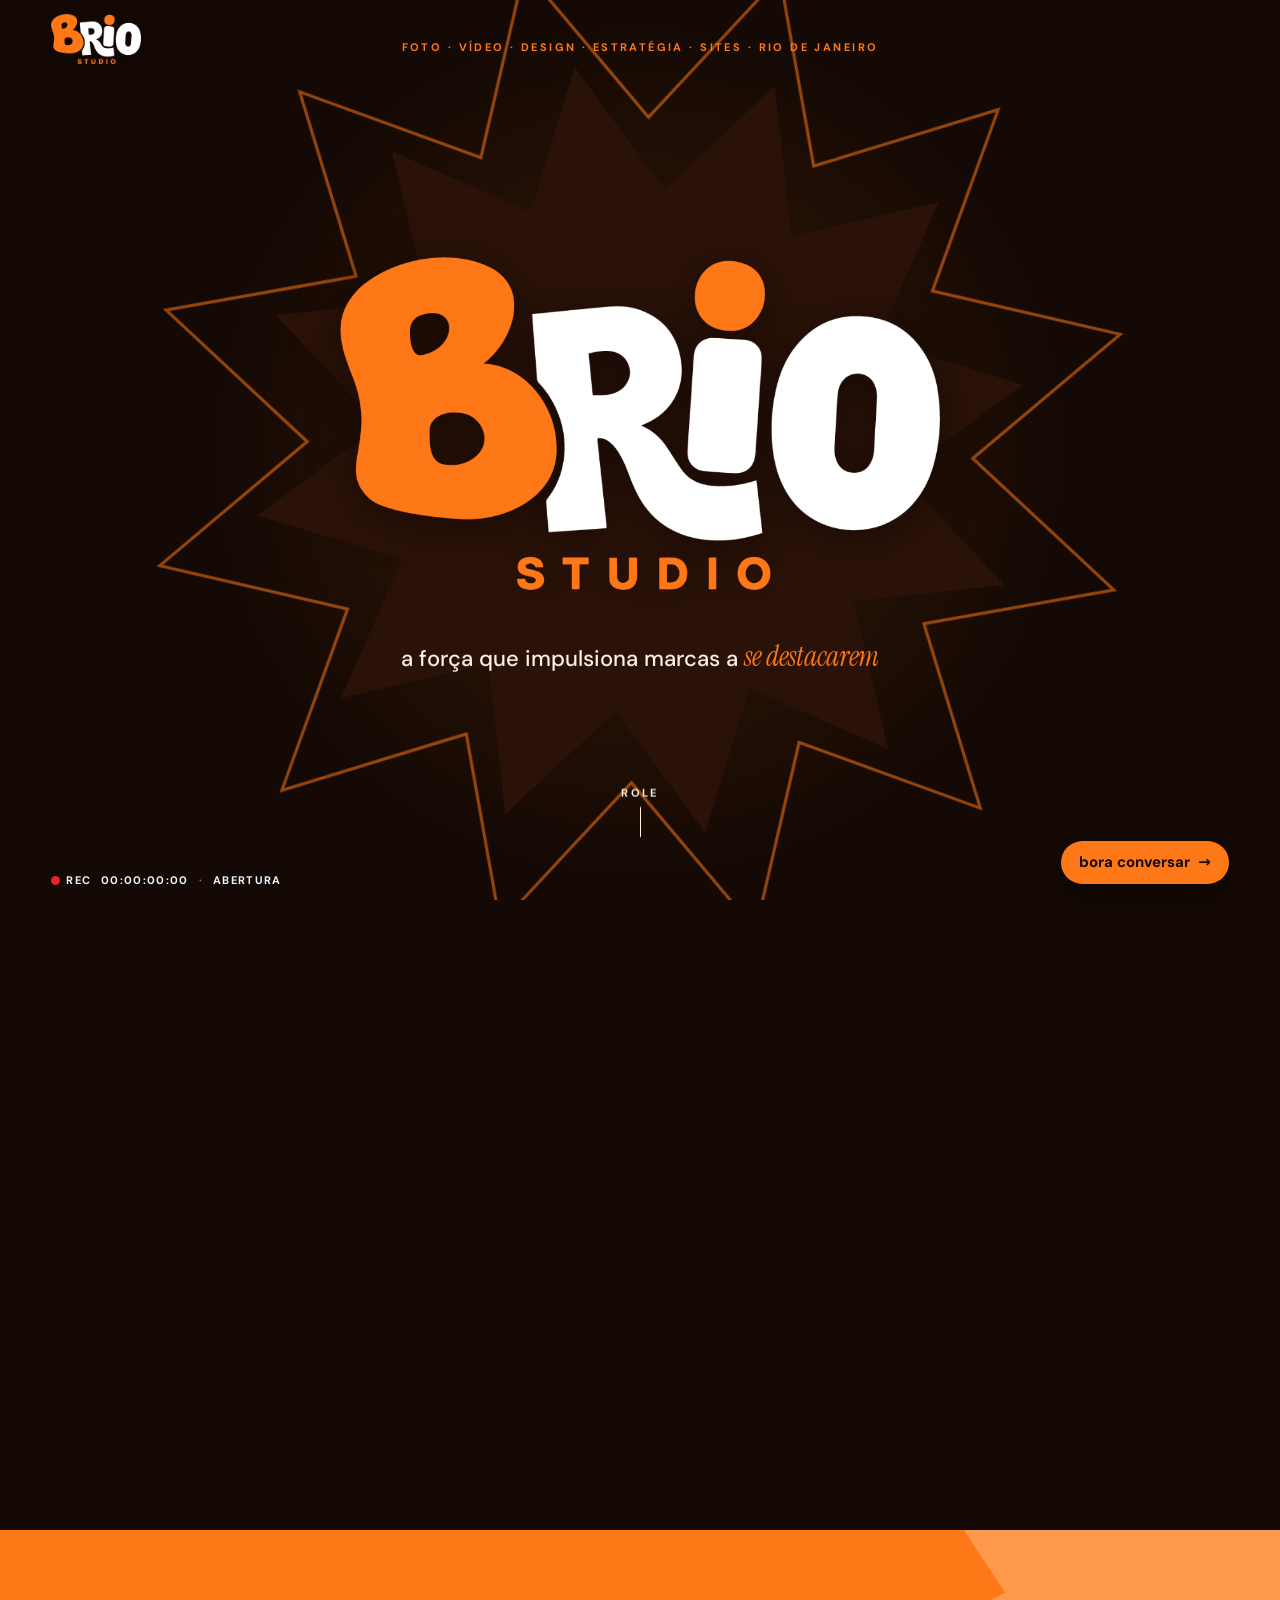
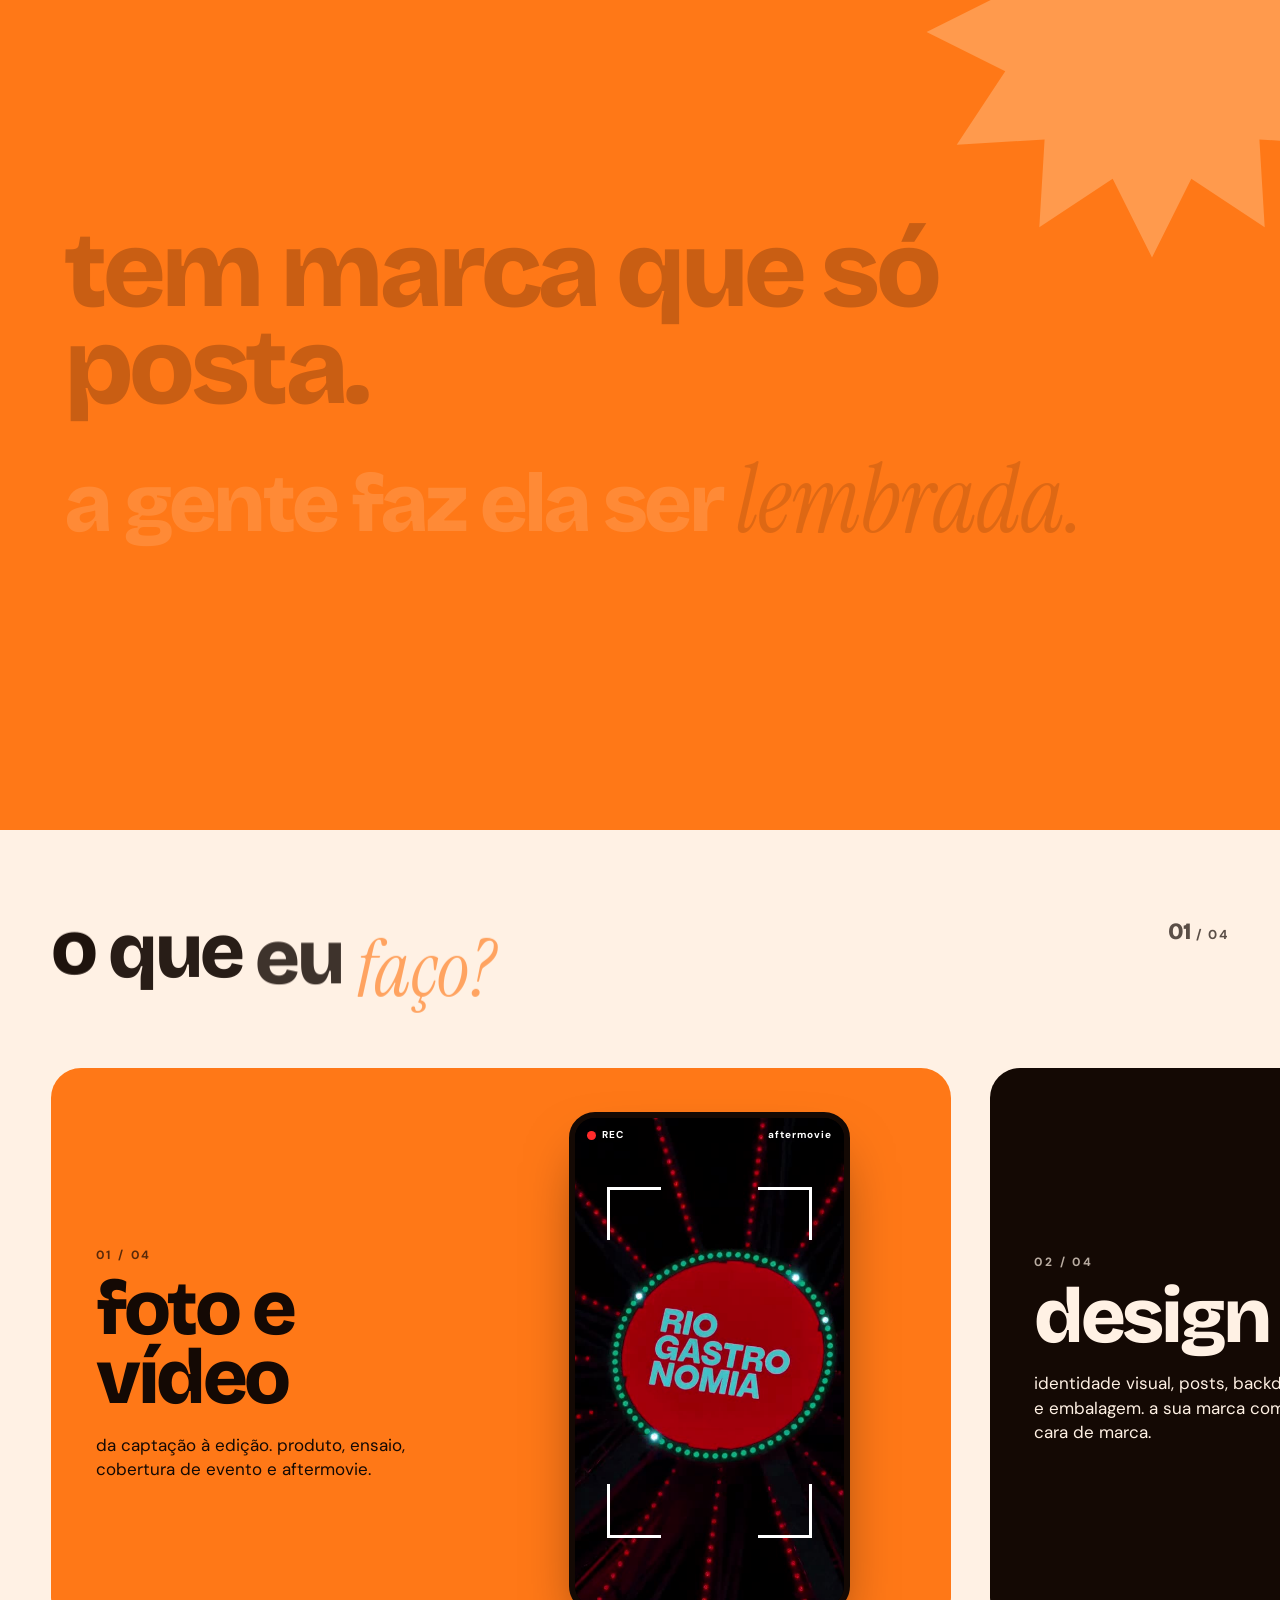
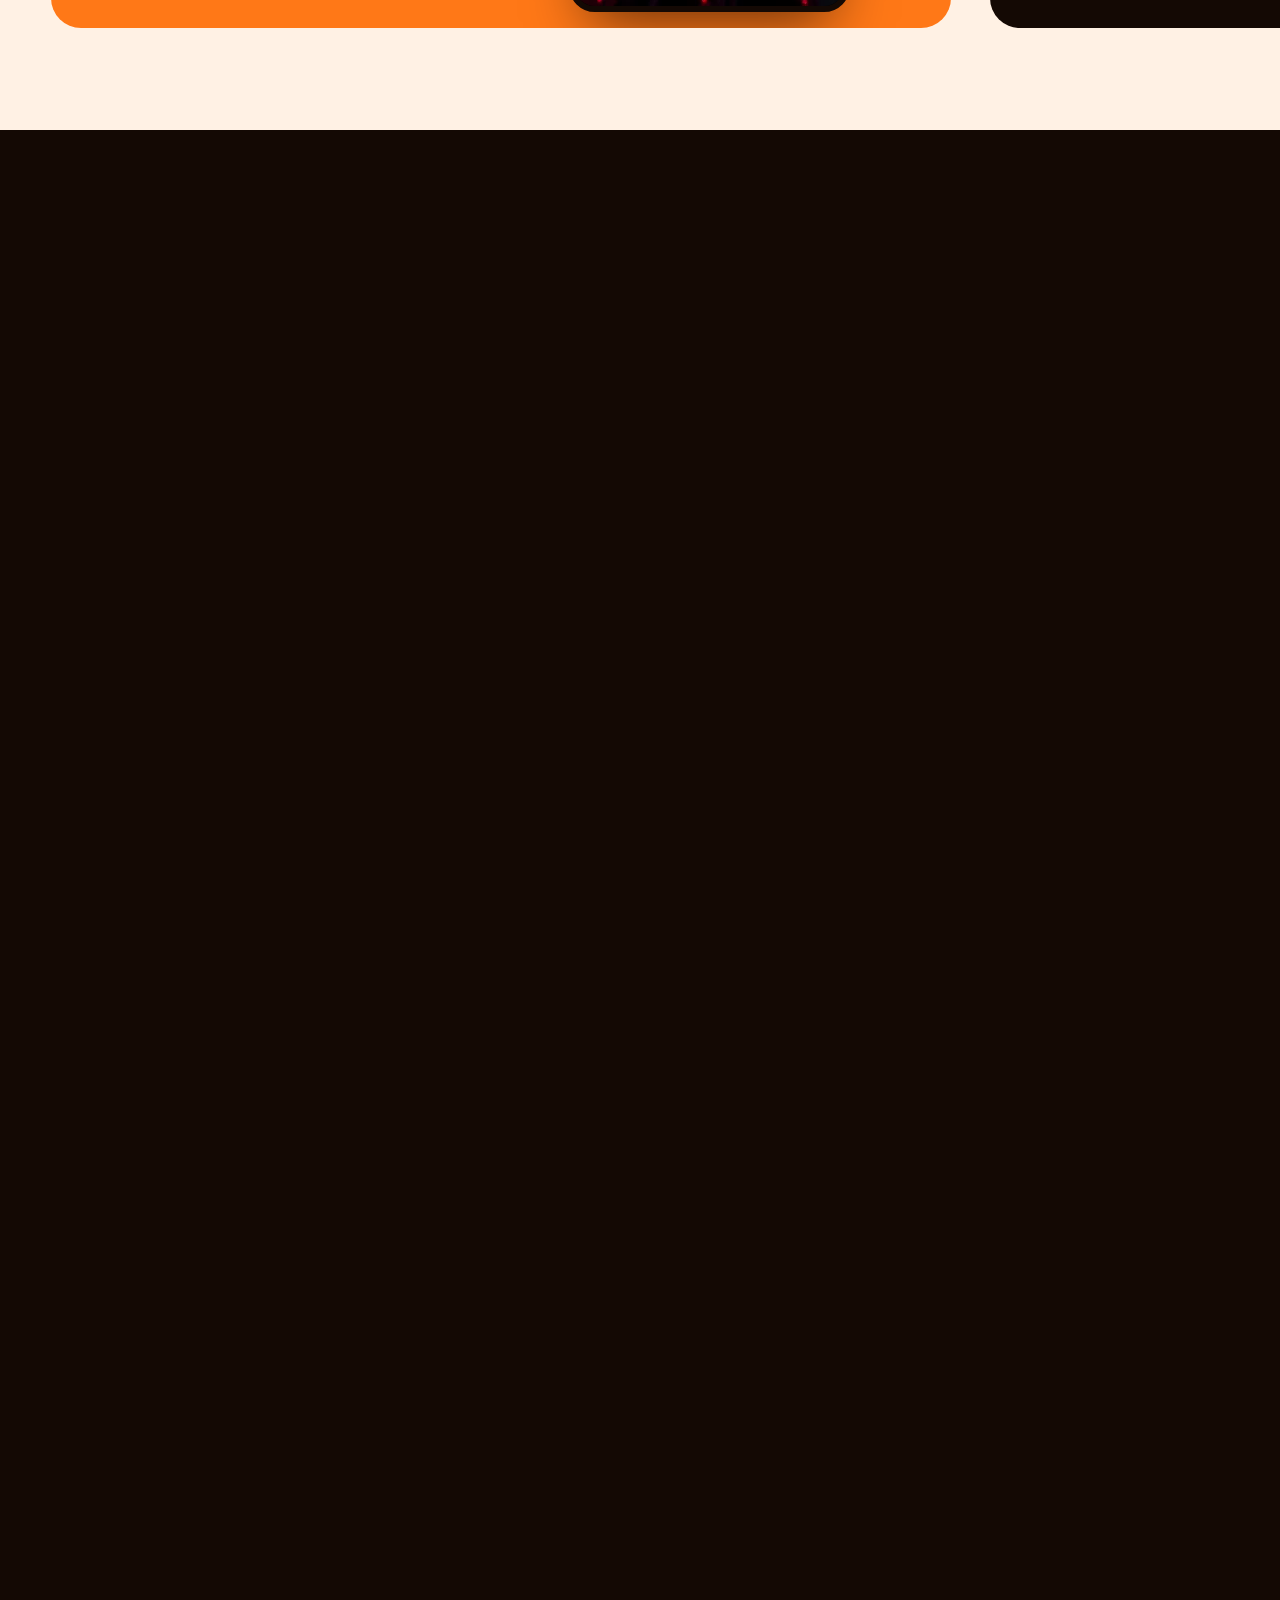
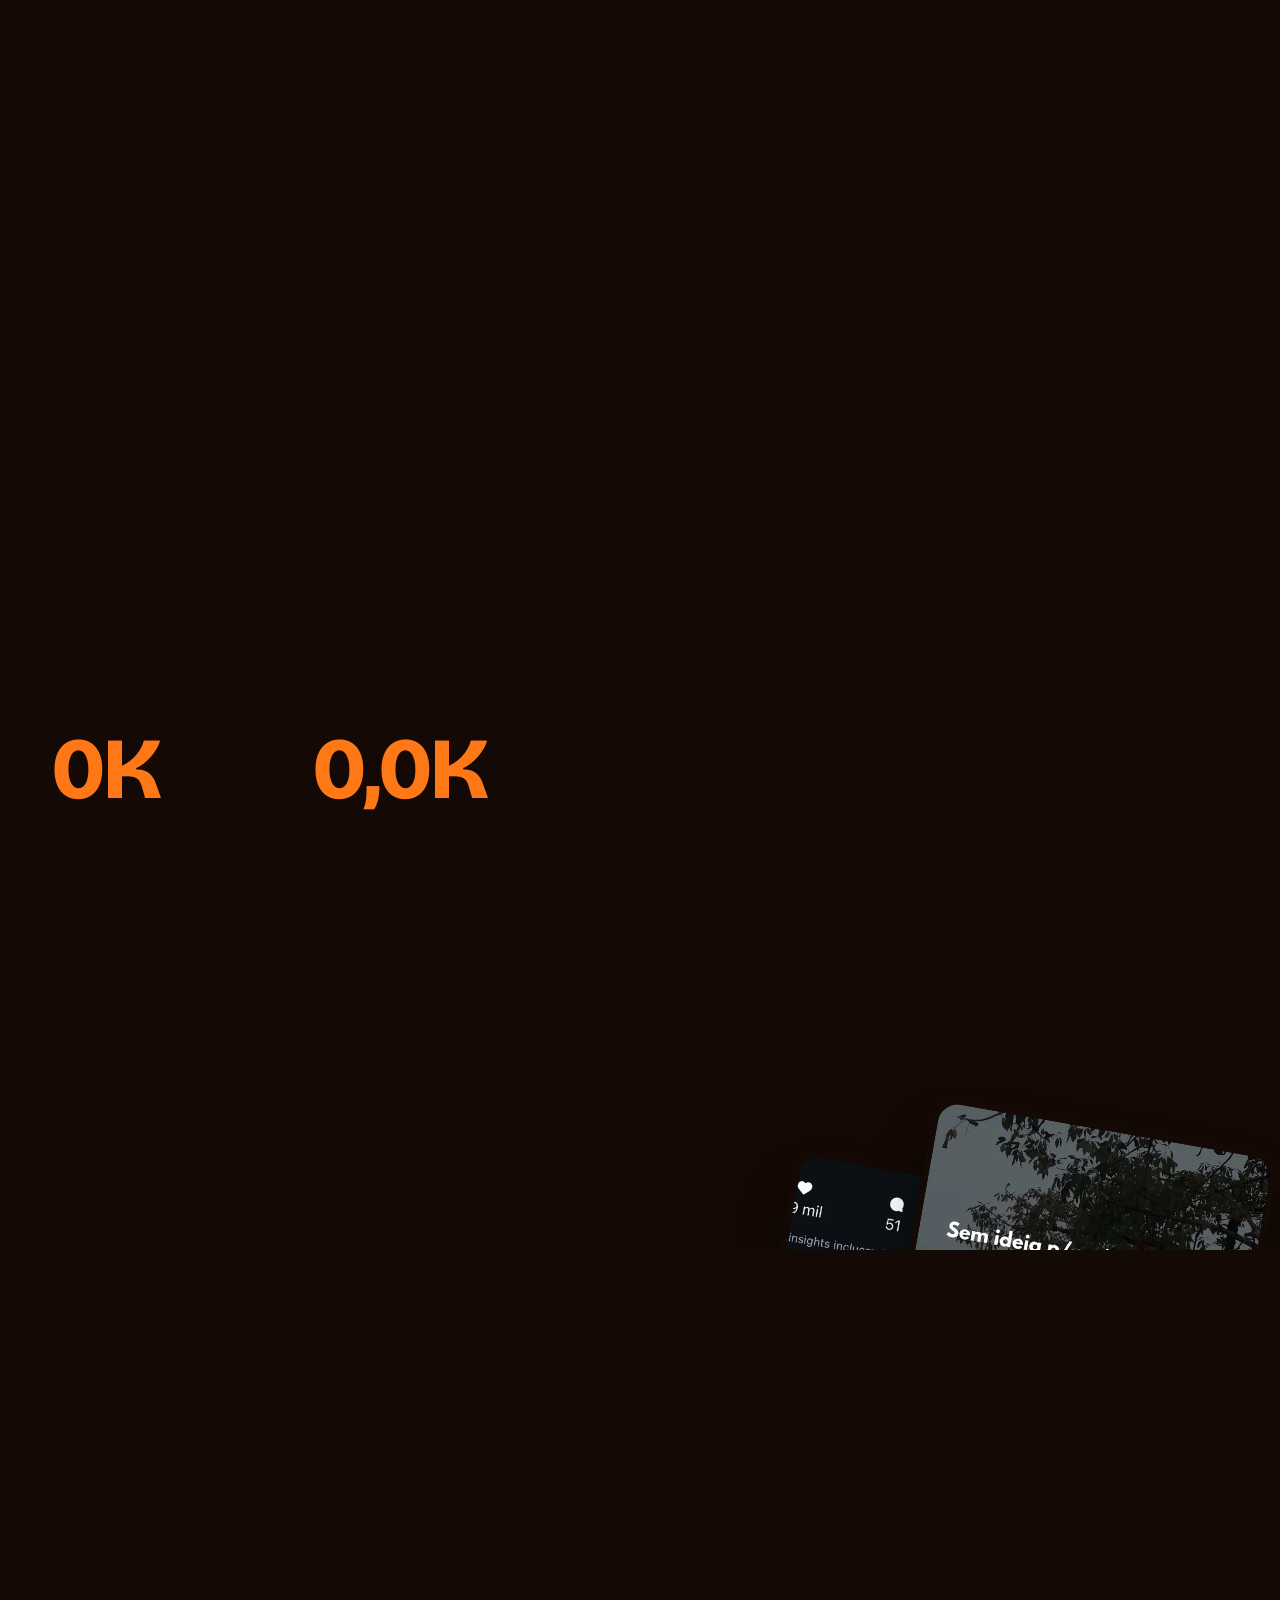
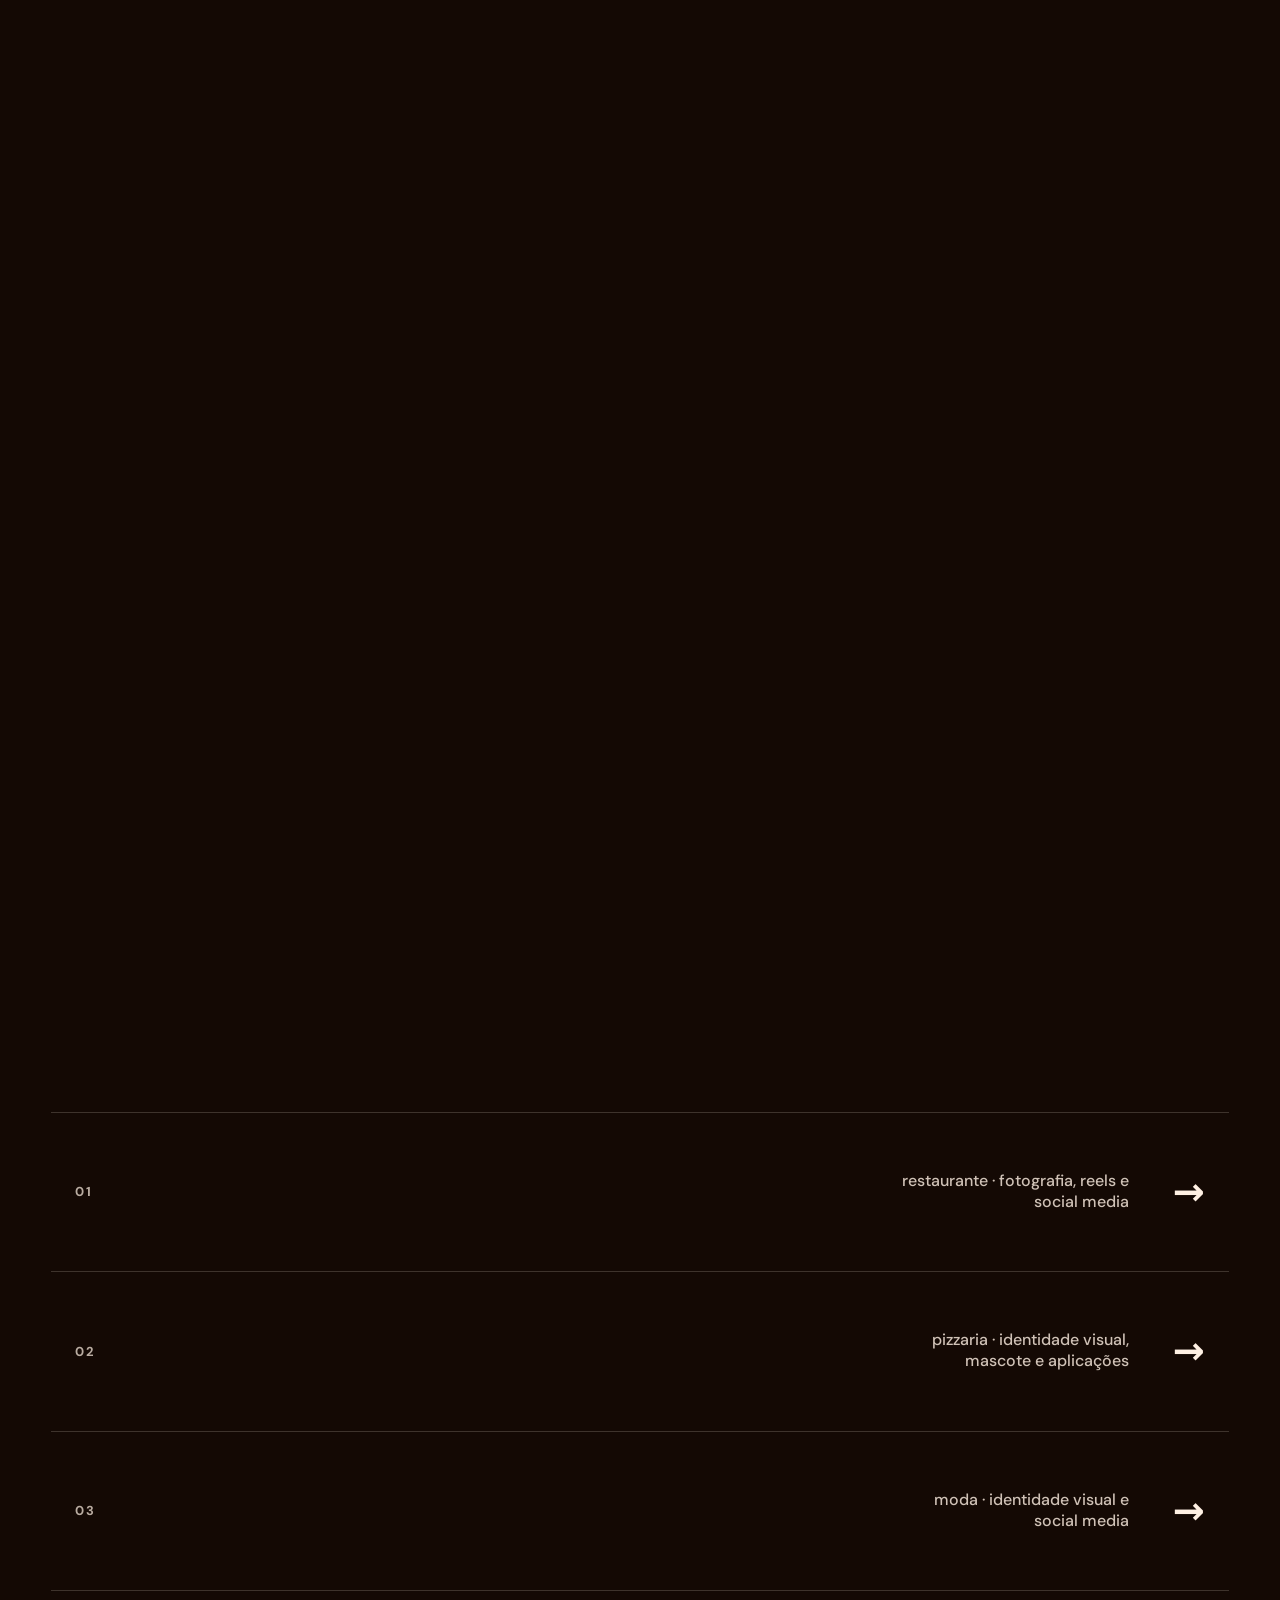
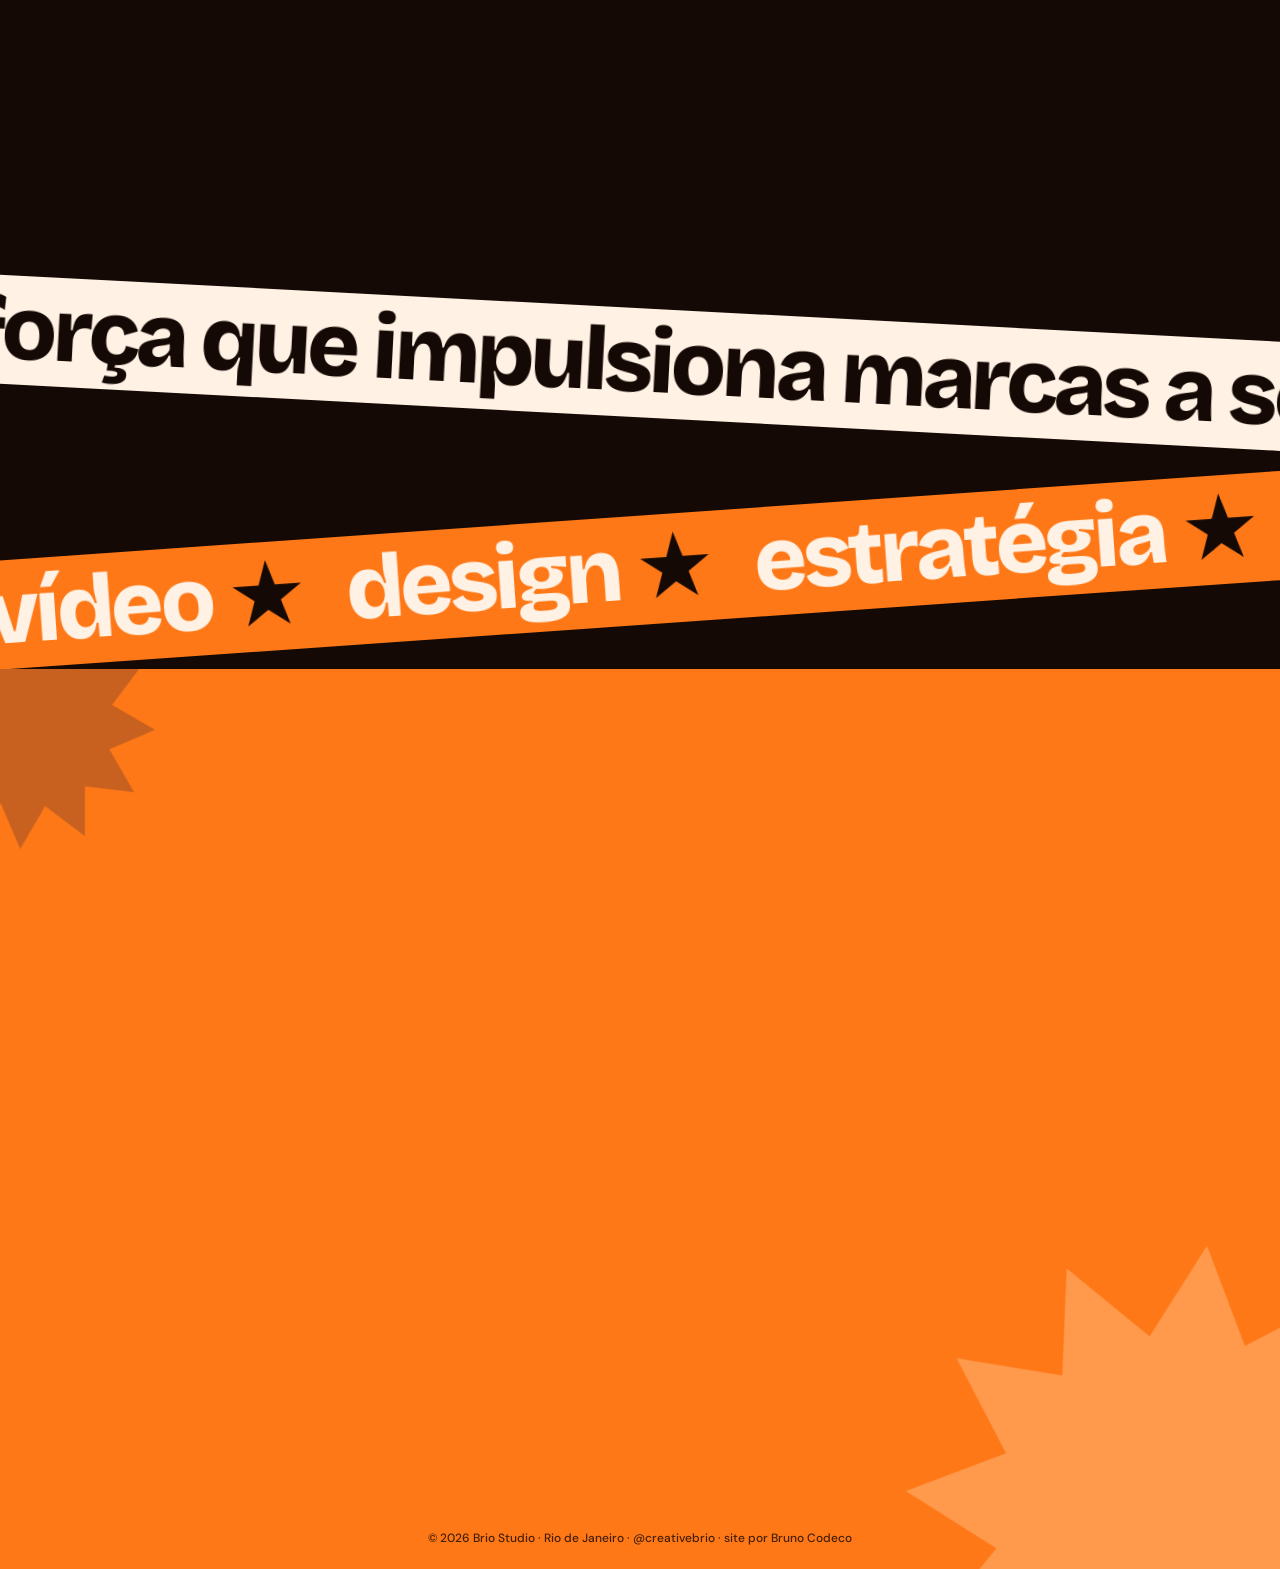
<file: index.html>
<!doctype html>
<html lang="pt-BR" class="no-js">
<head>
<meta charset="utf-8">
<meta name="viewport" content="width=device-width, initial-scale=1">
<title>Brio Studio · foto, vídeo, design e estratégia | Rio de Janeiro</title>
<meta name="description" content="Brio é a força que impulsiona marcas a se destacarem. Foto, vídeo, design, estratégia e sites no Rio de Janeiro.">
<meta name="theme-color" content="#140904">
<meta property="og:title" content="Brio Studio · foto, vídeo, design e estratégia | Rio de Janeiro">
<meta property="og:description" content="Brio é a força que impulsiona marcas a se destacarem. Foto, vídeo, design, estratégia e sites no Rio de Janeiro.">
<meta property="og:image" content="https://brio-studio-scroll.vercel.app/assets/brand/og-brio.jpg">
<meta property="og:image:width" content="1200">
<meta property="og:image:height" content="630">
<meta name="twitter:card" content="summary_large_image">
<link rel="icon" href="assets/brand/brio-logo-claro.webp">
<link rel="preload" href="assets/fonts/bricolage-grotesque-latin-wght-normal.woff2" as="font" type="font/woff2" crossorigin>
<link rel="stylesheet" href="css/style.css">
<script>
  // conteúdo animado começa escondido só com JS; se nada rodar em 4s, mostra tudo parado
  document.documentElement.classList.replace('no-js', 'js');
  if (sessionStorage.getItem('brio-curtain')) document.documentElement.classList.add('via-curtain');
  setTimeout(() => { if (!document.documentElement.classList.contains('motion')) document.documentElement.classList.add('still'); }, 4000);
</script>
</head>
<body data-page="home">
<div class="curtain" data-curtain aria-hidden="true"><span data-curtain-name></span></div>
<div class="loader" data-loader aria-hidden="true">
  <i class="lb tl"></i><i class="lb tr"></i><i class="lb bl"></i><i class="lb br"></i>
  <div class="ld-rec"><b></b> REC</div>
  <div class="ld-tc" data-tc>00:00:00:00</div>
  <div class="ld-pct"><span data-pct>0</span>%</div>
  <div class="ld-foot">brio studio · rj</div>
</div>
<div class="progress" data-progress></div>
<a class="brand-chip" href="index.html" data-nav data-color="#140904" data-name="brio" aria-label="Brio Studio, página inicial"><img src="assets/brand/brio-logo-claro.webp" alt="" width="94" height="52"></a>

<div class="hud" aria-hidden="true"><span class="hud-rec"><b></b>REC</span><span data-hud-tc>00:00:00:00</span><span class="hud-sep">·</span><span data-hud-label>abertura</span></div>
<div class="cursor" data-cursor aria-hidden="true"><span data-cursor-text></span></div>
<img class="case-preview" data-preview alt="" aria-hidden="true">
<a class="fab" href="https://ig.me/m/creativebrio" target="_blank" rel="noopener" data-fab>bora conversar <span aria-hidden="true">→</span></a>

<main id="top">

<section class="scene" id="opening" data-label="abertura" style="--len:170">
  <div class="stage">
    <div class="op-glow" aria-hidden="true"></div>
    <svg class="op-star" data-op-star viewBox="-100 -100 200 200" aria-hidden="true"><polygon data-star/></svg>
    <svg class="op-star2" data-op-star2 viewBox="-100 -100 200 200" aria-hidden="true"><polygon data-star/></svg>
    <div class="op-head" data-in>foto · vídeo · design · estratégia · sites · rio de janeiro</div>
    <h1 class="op-logo" data-op-logo><img src="assets/brand/brio-logo-claro.webp" alt="Brio Studio" width="944" height="524" fetchpriority="high"></h1>
    <p class="op-slogan" data-in>a força que impulsiona marcas a <em>se destacarem</em></p>
    <div class="op-hint" data-in>role <i></i></div>
  </div>
</section>

<section class="scene" id="manifesto" data-label="manifesto" style="--len:100">
  <div class="stage">
    <svg class="mf-star" data-mf-star viewBox="-100 -100 200 200" aria-hidden="true"><polygon data-star/></svg>
    <div class="mf-text">
      <p class="mf-a display" data-mf-a>tem marca que só posta.</p>
      <p class="mf-b display" data-mf-b>a gente faz ela ser <em>lembrada.</em></p>
    </div>
  </div>
</section>

<section class="scene" id="servicos" data-label="o que eu faço" style="--len:480">
  <div class="stage">
    <h2 class="sv-title display" data-sv-title>o que eu <em>faço?</em></h2>
    <span class="sv-count" aria-hidden="true"><b data-sv-i>01</b> / 04</span>
    <div class="track" data-track>
      <article class="panel p-cap" data-panel="cap">
        <div class="p-txt"><span class="p-num">01 / 04</span><h3 class="display">foto e vídeo</h3><p>da captação à edição. produto, ensaio, cobertura de evento e aftermovie.</p></div>
        <div class="p-viz">
          <div class="phone" data-cursor-label="play">
            <video data-video muted playsinline loop preload="none" poster="assets/video/aftermovie.jpg"><source src="assets/video/aftermovie.mp4" type="video/mp4"></video>
            <div class="vf-hud"><span class="rec"><b></b>REC</span><span>aftermovie</span></div>
            <i class="vf-br tl" data-vfbr></i><i class="vf-br tr" data-vfbr></i><i class="vf-br bl" data-vfbr></i><i class="vf-br br" data-vfbr></i>
          </div>
        </div>
      </article>
      <article class="panel p-ds" data-panel="ds">
        <div class="p-txt"><span class="p-num">02 / 04</span><h3 class="display">design</h3><p>identidade visual, posts, backdrop e embalagem. a sua marca com cara de marca.</p></div>
        <div class="ds-row">
          <figure class="ds-car" data-ds-car><img loading="lazy" src="assets/img/carrossel-dentista.webp" alt="Carrossel da Dra. Ana Paula Brasil feito pela Brio, todos os cards"><figcaption>carrossel · dentista</figcaption></figure>
          <figure class="ds-car" data-ds-car><img loading="lazy" src="assets/img/carrossel-unhas.webp" alt="Carrossel de curso de nail art feito pela Brio, todos os cards"><figcaption>carrossel · curso de unhas</figcaption></figure>
        </div>
      </article>
      <article class="panel p-est" data-panel="est">
        <div class="p-txt"><span class="p-num">03 / 04</span><h3 class="display">roteiro e estratégia</h3><p>a ideia, o calendário e o plano pra postar com sentido, não só postar.</p></div>
        <div class="p-viz">
          <figure class="plan" data-plan><img loading="lazy" src="assets/img/cronograma.webp" alt="Cronograma de conteúdo feito pela Brio para uma cliente"></figure>
          <div class="script" data-script aria-hidden="true">
            <b>roteiro de reels</b>
            <span class="sc-tag">gancho · 0–5s</span><i></i><i class="s"></i>
            <span class="sc-tag">fala</span><i></i><i></i><i class="s"></i>
            <span class="sc-tag">cta</span><i class="s"></i>
          </div>
        </div>
      </article>
      <article class="panel p-site" data-panel="site">
        <div class="p-txt"><span class="p-num">04 / 04</span><h3 class="display">sites</h3><p>um cantinho da sua marca na internet. este aqui foi feito pela brio.</p></div>
        <div class="p-viz">
          <div class="browser" data-browser>
            <div class="br-bar"><i></i><i></i><i></i><span>brio-studio-scroll.vercel.app</span></div>
            <img loading="lazy" src="assets/img/site-brio.webp" alt="A página inicial deste site">
          </div>
          <span class="here" data-here>você está aqui ↑</span>
        </div>
      </article>
    </div>
  </div>
</section>

<section class="scene" id="resultado" data-label="resultado" style="--len:220">
  <div class="stage">
    <div class="rs-wrap">
      <div class="rs-copy">
        <p class="kicker" data-rs-in>resultados · @globarrestaurante_</p>
        <div class="rs-stats">
          <div class="rs-stat">
            <p class="rs-big display"><span data-rs-count="157">0</span>K</p>
            <p class="rs-cap" data-rs-in>visualizações num post</p>
            <p class="rs-small" data-rs-in>803 salvamentos</p>
          </div>
          <div class="rs-stat">
            <p class="rs-big display"><span data-rs-count="101.5" data-dec="1">0</span>K</p>
            <p class="rs-cap" data-rs-in>visualizações em outro</p>
            <p class="rs-small" data-rs-in>+4,3 mil salvamentos</p>
          </div>
        </div>
      </div>
      <div class="rs-phones">
        <div class="phone rs-phone p2" data-rs-phone><img loading="lazy" src="assets/img/globar-insights.webp" alt="Insights de um post do Globar: 157 mil visualizações"></div>
        <div class="phone rs-phone" data-rs-phone><img loading="lazy" src="assets/img/globar-tiktok.webp" alt="Vídeo do Globar Restaurante com 101,5 mil visualizações"></div>
      </div>
    </div>
  </div>
</section>

<section class="flow cases" id="cases" data-label="cases">
  <header class="cs-head">
    <p class="kicker" data-cs-in>portfólio</p>
    <h2 class="display" data-cs-title>escolha um <em>case.</em></h2>
    <p class="cs-sub" data-cs-in>cada marca, um projeto. clique pra ver.</p>
  </header>
  <nav class="cs-list" aria-label="Cases">
    <a class="case-row" data-nav data-row data-color="#2B1208" data-name="globar" data-preview-src="assets/img/globar-picanha-garfo.webp" href="cases/globar.html" style="--c:#FF7817;--t:#140904">
      <span class="cr-n">01</span>
      <span class="cr-name display">globar</span>
      <span class="cr-tags">restaurante · fotografia, reels e social media</span>
      <img class="cr-thumb" src="assets/img/globar-picanha.webp" alt="">
      <span class="cr-go" aria-hidden="true">→</span>
    </a>
    <a class="case-row" data-nav data-row data-color="#E3AE2F" data-name="mostarda" data-preview-src="assets/img/mostarda-mockups.webp" href="cases/mostarda.html" style="--c:#E3AE2F;--t:#220D08">
      <span class="cr-n">02</span>
      <span class="cr-name display">mostarda</span>
      <span class="cr-tags">pizzaria · identidade visual, mascote e aplicações</span>
      <img class="cr-thumb" src="assets/brand/grao-piscando.webp" alt="">
      <span class="cr-go" aria-hidden="true">→</span>
    </a>
    <a class="case-row" data-nav data-row data-color="#6F1B27" data-name="duda borgue" data-preview-src="assets/img/duda-post-2.webp" href="cases/duda-borgue.html" style="--c:#6F1B27;--t:#EDD4C4">
      <span class="cr-n">03</span>
      <span class="cr-name display">duda borgue</span>
      <span class="cr-tags">moda · identidade visual e social media</span>
      <img class="cr-thumb" src="assets/img/duda-sacola.webp" alt="">
      <span class="cr-go" aria-hidden="true">→</span>
    </a>
  </nav>
</section>

<section class="bands" id="faixas" data-label="brio" aria-hidden="true">
  <div class="band b1 display" data-band="1"></div>
  <div class="band b2 display" data-band="-1"></div>
</section>

<section class="closing" id="contato" data-label="contato">
  <svg class="cl-star s1" data-cl-star viewBox="-100 -100 200 200" aria-hidden="true"><polygon data-star/></svg>
  <svg class="cl-star s2" data-cl-star viewBox="-100 -100 200 200" aria-hidden="true"><polygon data-star/></svg>
  <img class="cl-photo" data-cl-photo loading="lazy" src="assets/img/clara-recorte.webp" alt="Clara, fundadora da Brio Studio">
  <div class="cl-inner">
    <p class="cl-prazer" data-cl-chars>oi,</p>
    <p class="cl-sou display" data-cl-chars>eu sou a Clara</p>
    <svg class="cl-line" viewBox="0 0 560 28" preserveAspectRatio="none" aria-hidden="true"><path data-cl-line pathLength="1" d="M8 18 C 120 4, 260 26, 380 12 S 520 8, 552 16"/></svg>
    <div class="cl-roles"><span data-role>fotógrafa</span><span data-role>designer</span><span data-role>social media</span></div>
    <div class="cl-ctas">
      <a class="cta" data-cta href="https://ig.me/m/creativebrio" target="_blank" rel="noopener" data-cursor-label="oi!">bora conversar
        <svg viewBox="0 0 24 24" fill="none" stroke="currentColor" stroke-width="2.5" stroke-linecap="round" stroke-linejoin="round"><path d="M5 12h14M13 6l6 6-6 6"/></svg></a>
      <a class="cta ghost" data-cta href="https://wa.me/5521999547760" target="_blank" rel="noopener">chamar no WhatsApp</a>
    </div>
  </div>
  <footer>© 2026 Brio Studio · Rio de Janeiro · @creativebrio · site por Bruno Codeco</footer>
</section>

</main>

<script src="js/vendor/gsap.min.js"></script>
<script src="js/vendor/ScrollTrigger.min.js"></script>
<script src="js/vendor/SplitText.min.js"></script>
<script src="js/vendor/CustomEase.min.js"></script>
<script src="js/vendor/lenis.min.js"></script>
<script src="js/main.js"></script>
</body>
</html>
</file>
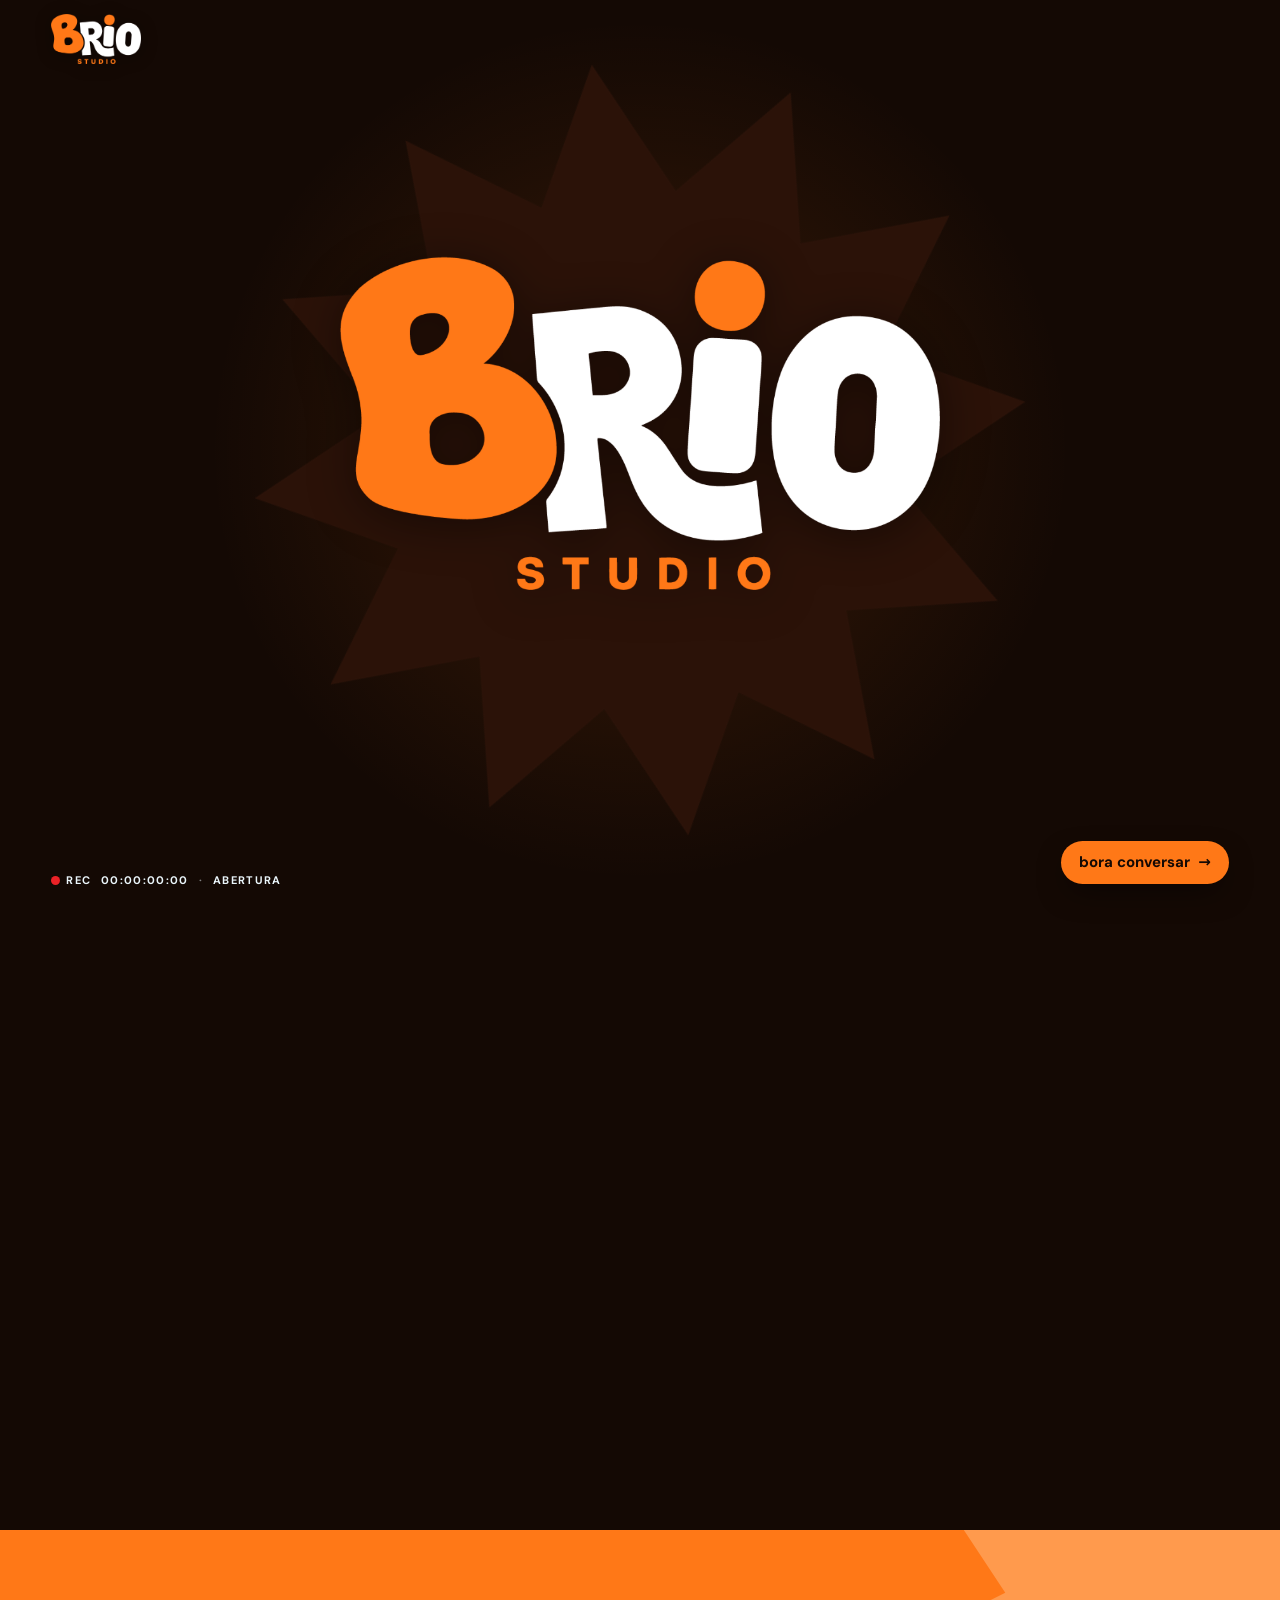
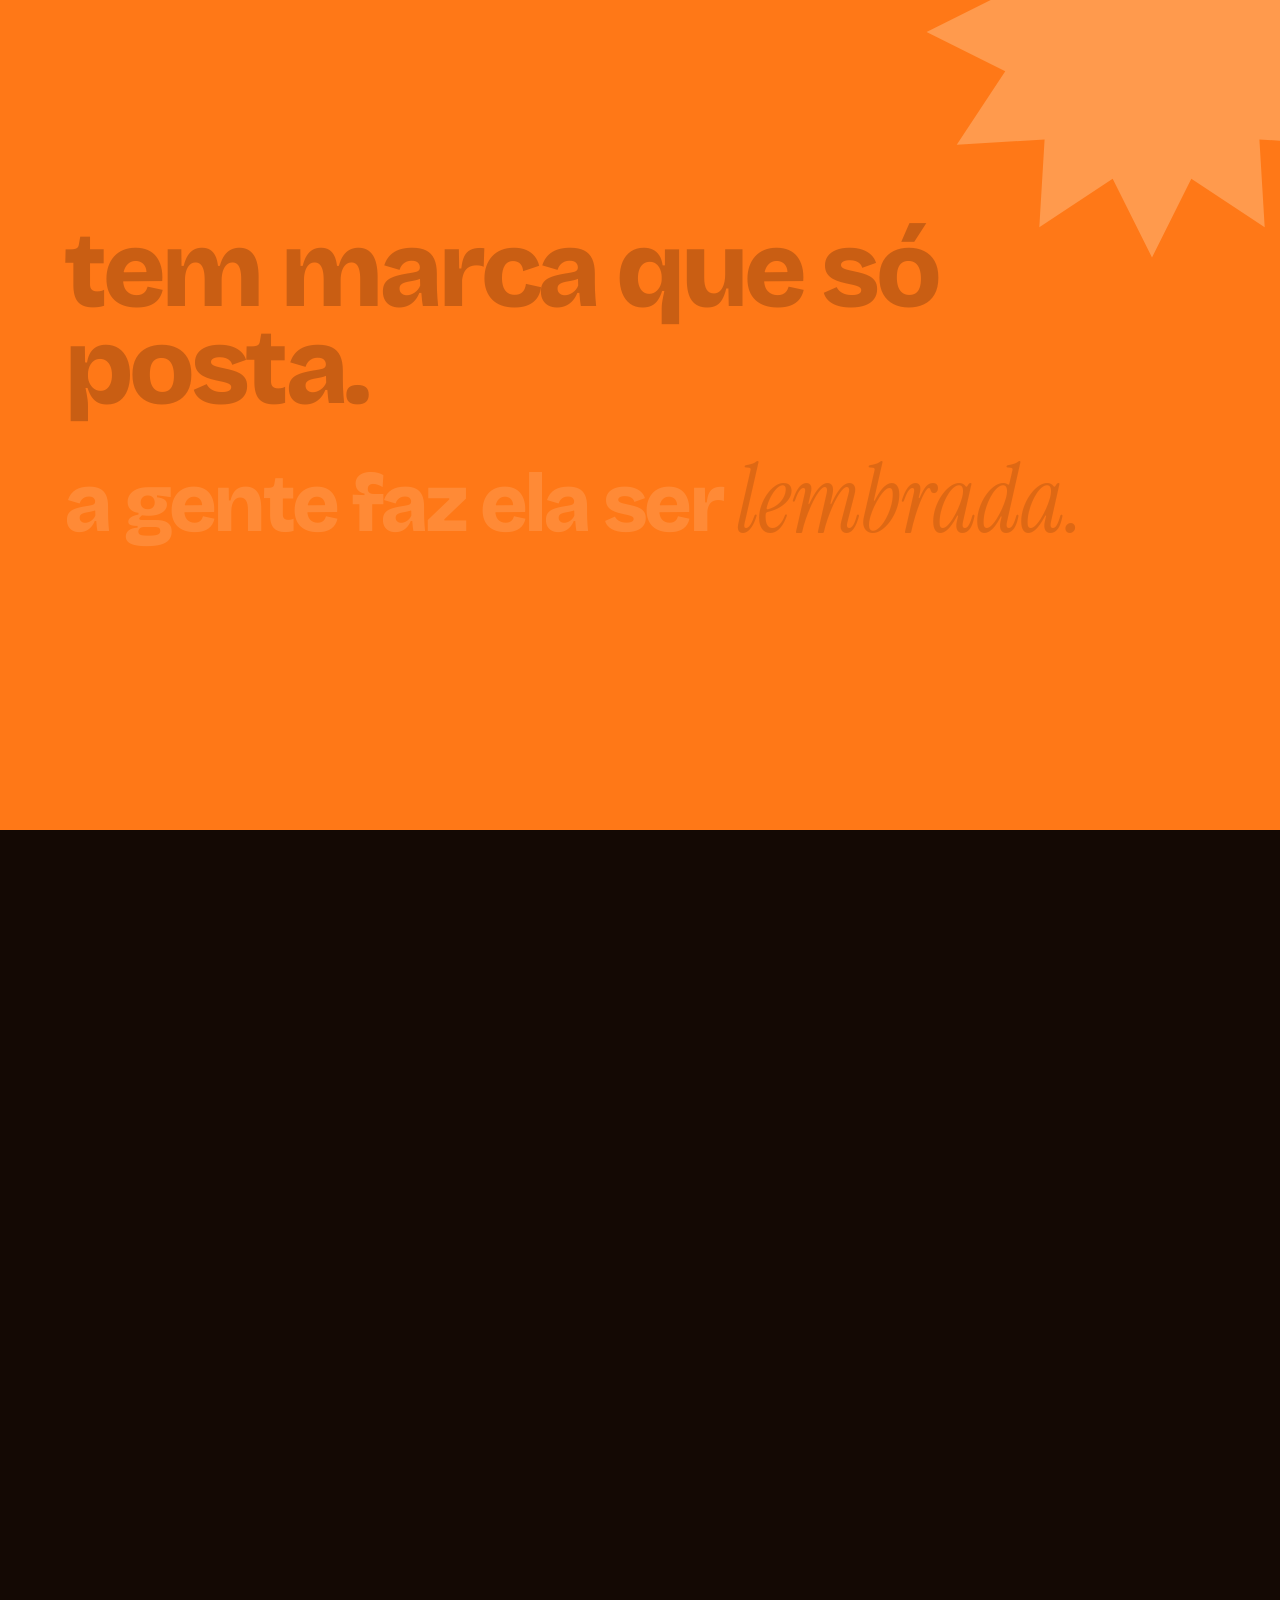
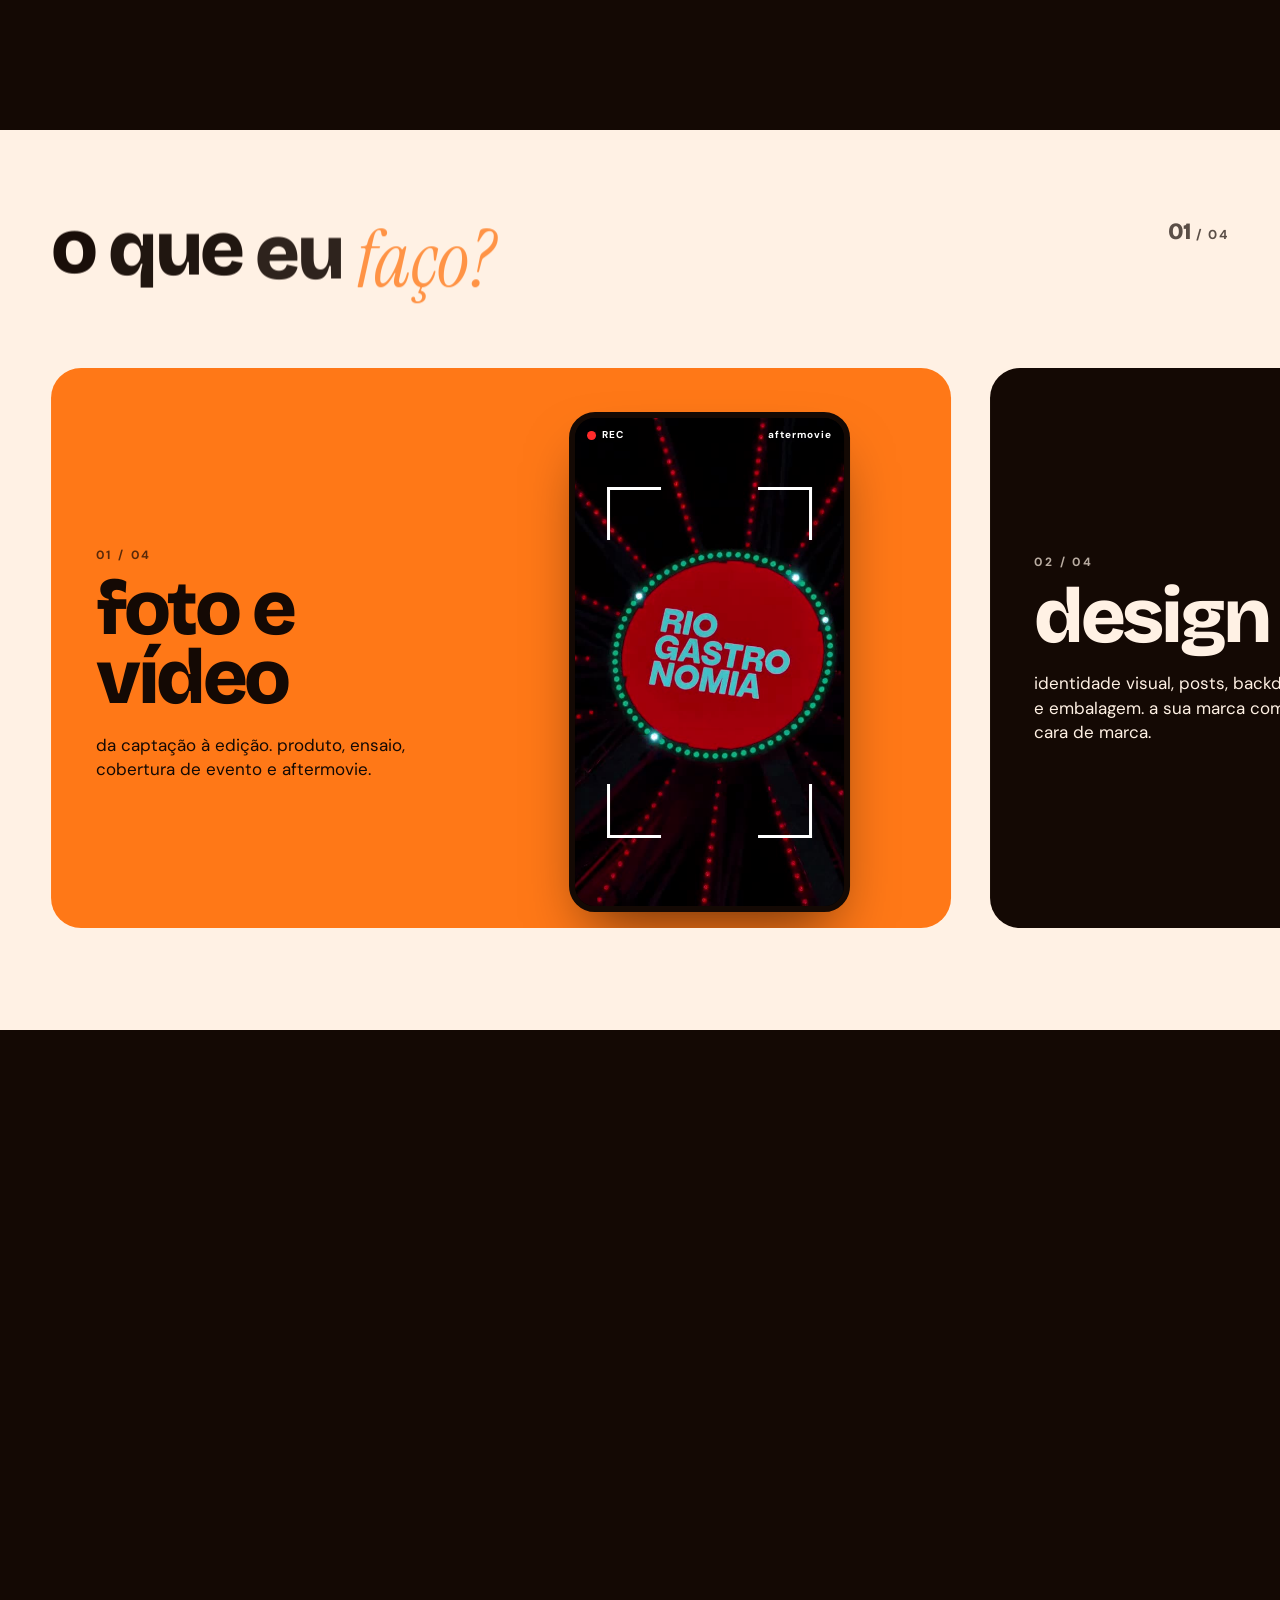
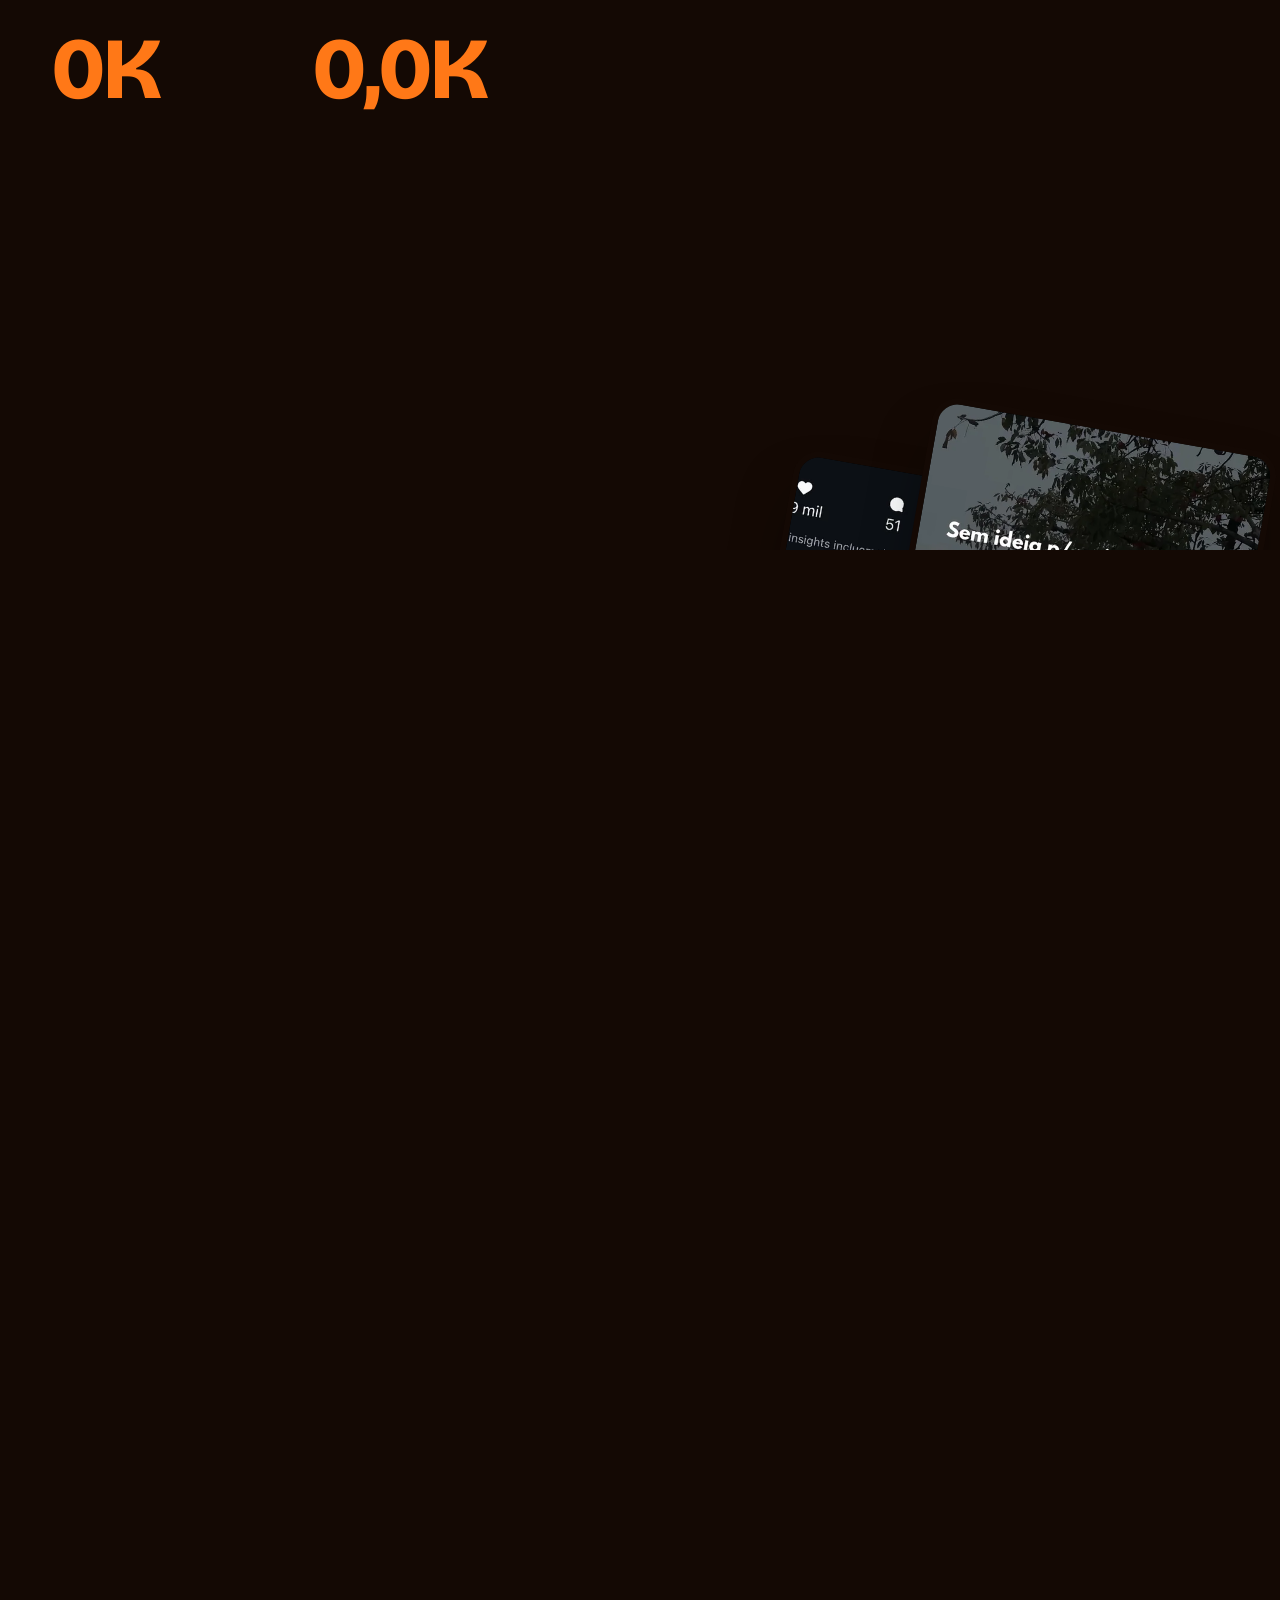
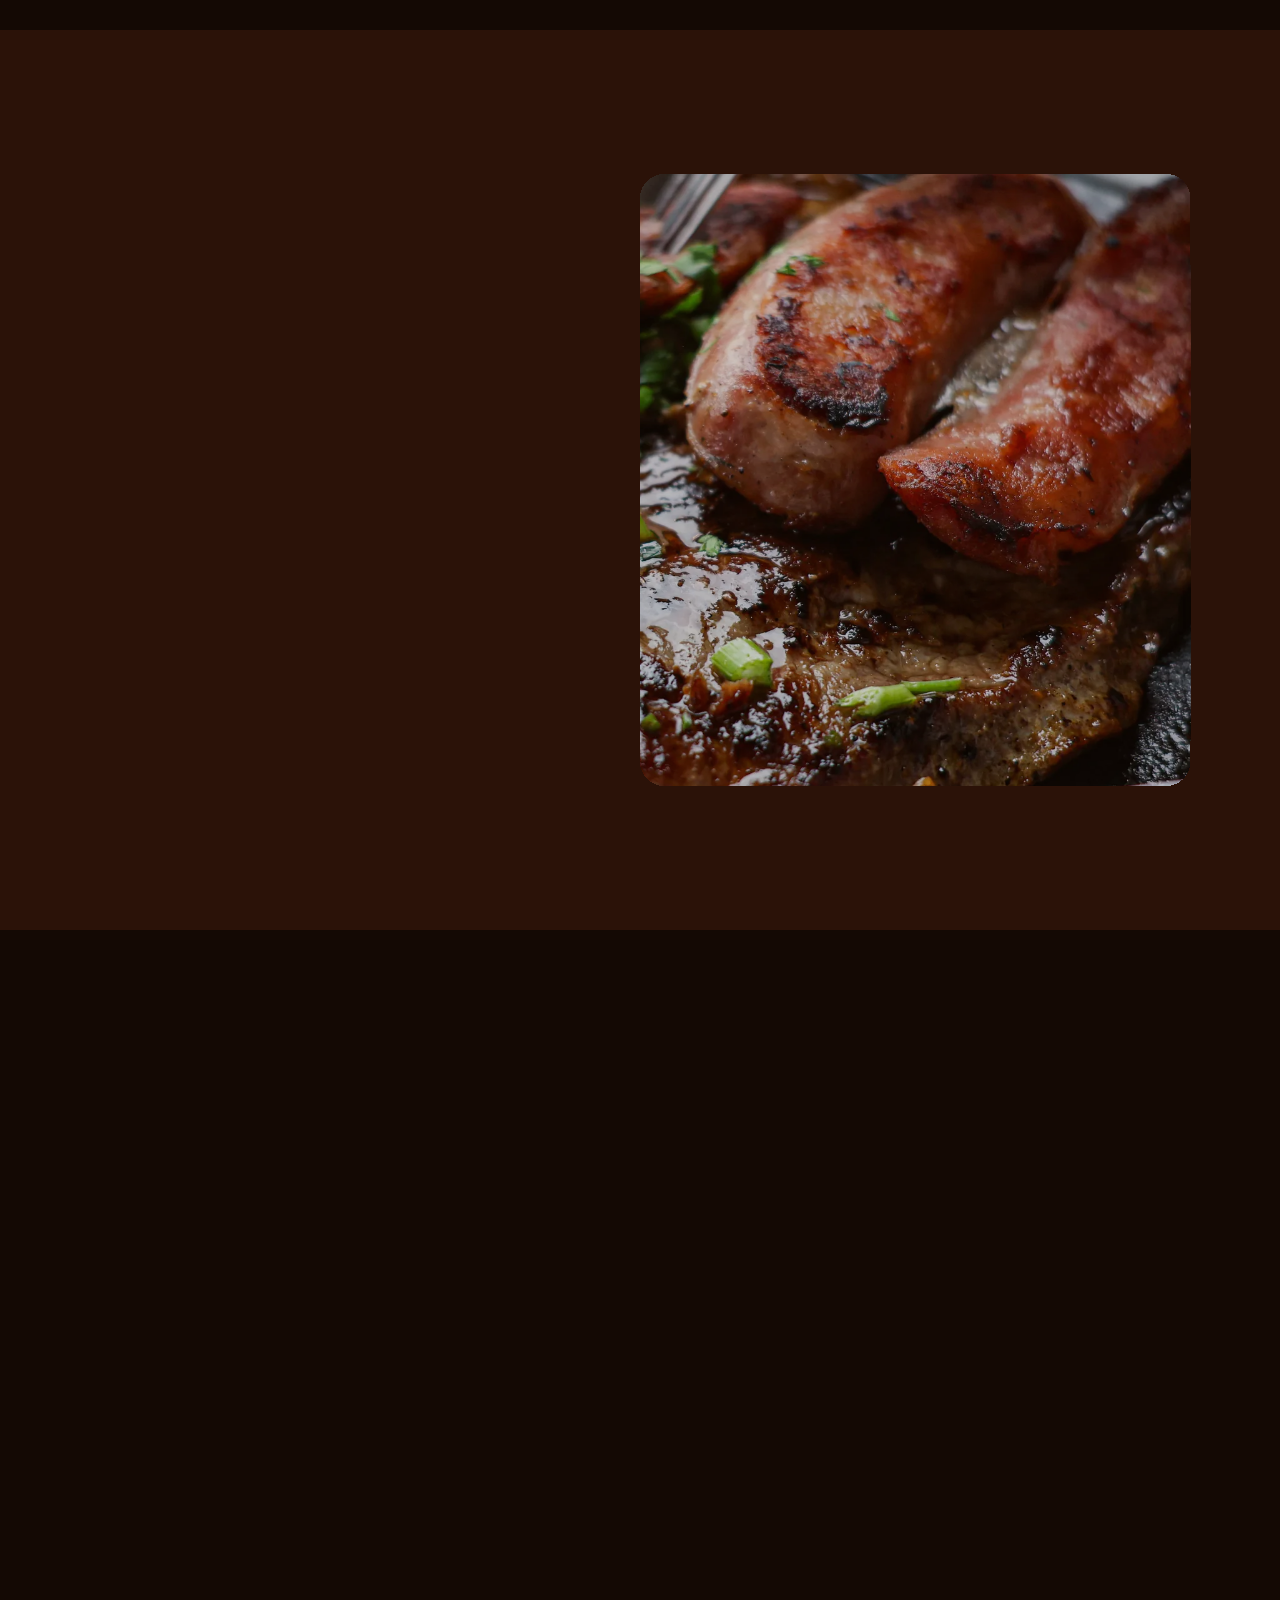
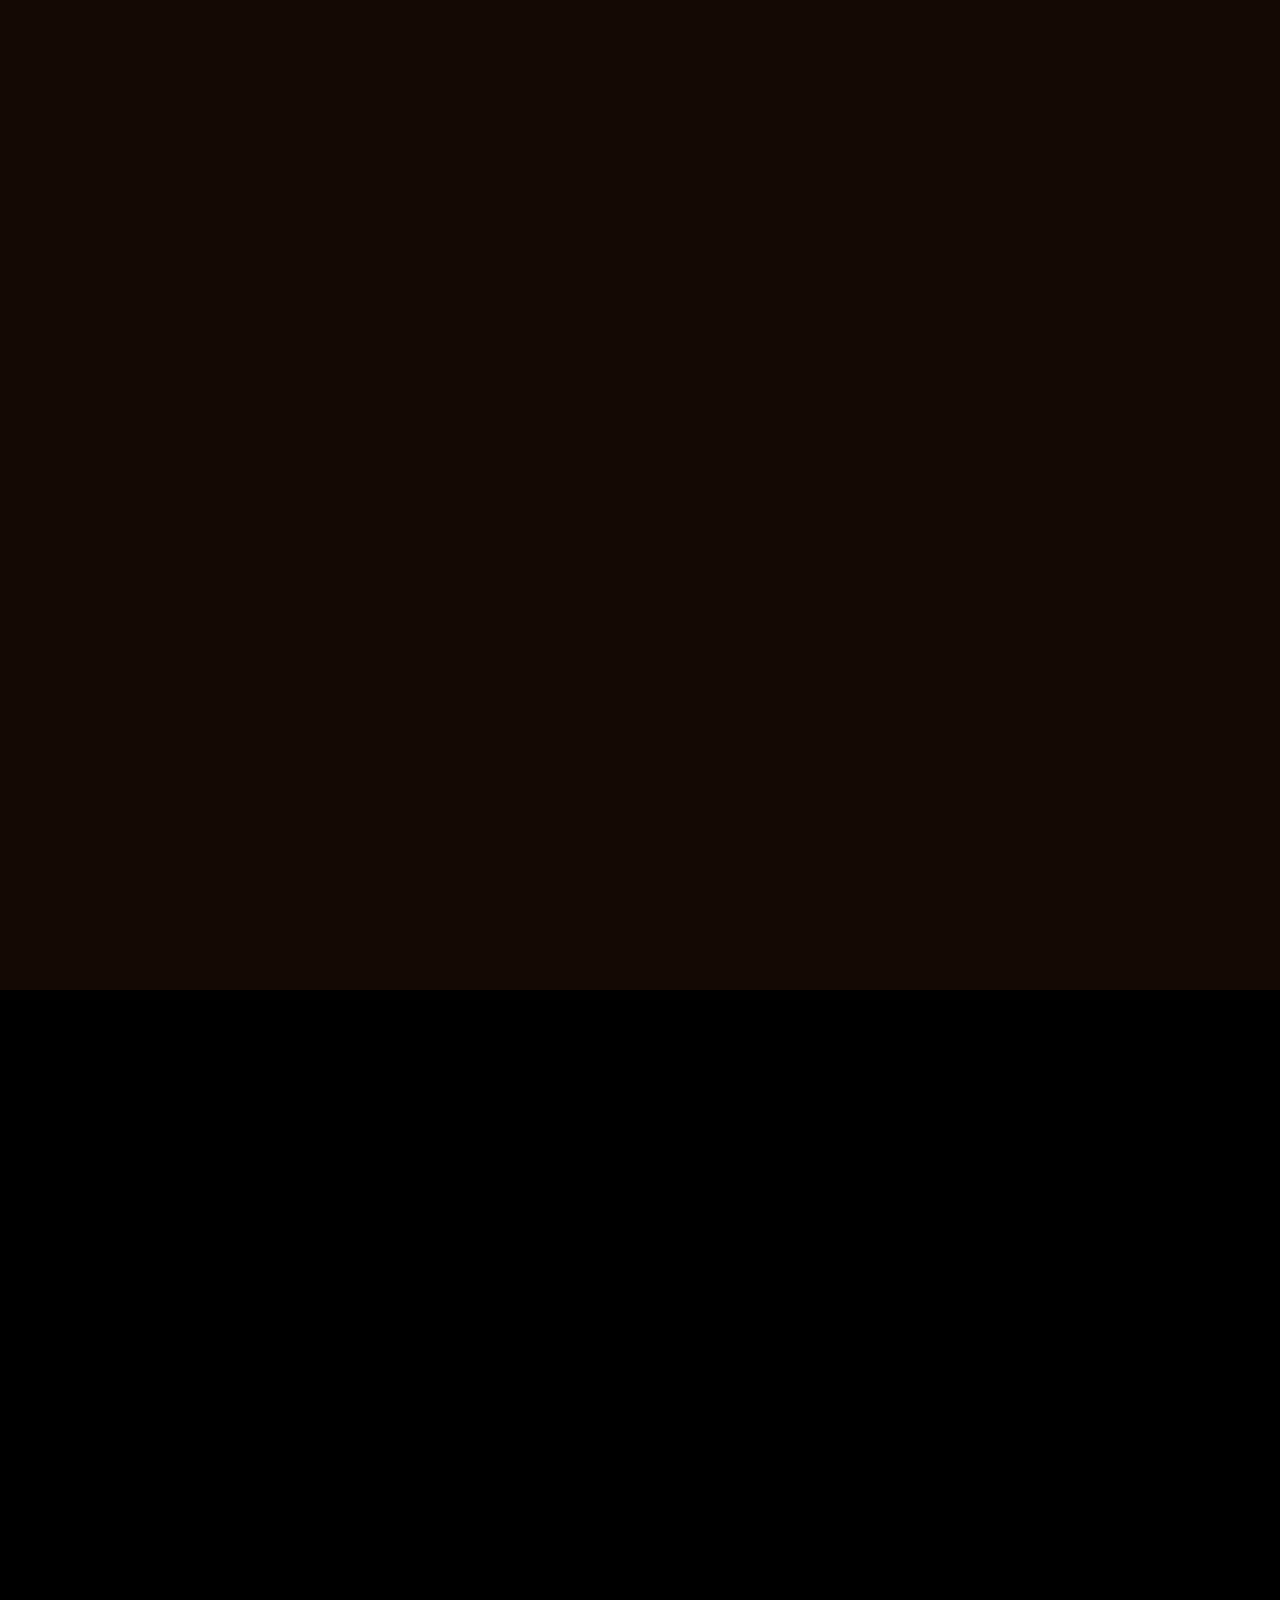
<file: tudo-junto.html>
<!doctype html>
<html lang="pt-BR" class="no-js">
<head>
<meta charset="utf-8">
<meta name="viewport" content="width=device-width, initial-scale=1">
<title>Brio Studio · versão com os cases na mesma página</title>
<meta name="description" content="Brio é a força que impulsiona marcas a se destacarem. Foto, vídeo, design, estratégia e sites no Rio de Janeiro.">
<meta name="theme-color" content="#140904">
<meta property="og:title" content="Brio Studio · versão com os cases na mesma página">
<meta property="og:description" content="Brio é a força que impulsiona marcas a se destacarem. Foto, vídeo, design, estratégia e sites no Rio de Janeiro.">
<meta property="og:image" content="https://brio-studio-scroll.vercel.app/assets/brand/og-brio.jpg">
<meta property="og:image:width" content="1200">
<meta property="og:image:height" content="630">
<meta name="twitter:card" content="summary_large_image">
<link rel="icon" href="assets/brand/brio-logo-claro.webp">
<link rel="preload" href="assets/fonts/bricolage-grotesque-latin-wght-normal.woff2" as="font" type="font/woff2" crossorigin>
<link rel="stylesheet" href="css/style.css">
<script>
  // conteúdo animado começa escondido só com JS; se nada rodar em 4s, mostra tudo parado
  document.documentElement.classList.replace('no-js', 'js');
  if (sessionStorage.getItem('brio-curtain')) document.documentElement.classList.add('via-curtain');
  setTimeout(() => { if (!document.documentElement.classList.contains('motion')) document.documentElement.classList.add('still'); }, 4000);
</script>
</head>
<body data-page="tudo">
<div class="curtain" data-curtain aria-hidden="true"><span data-curtain-name></span></div>
<div class="loader" data-loader aria-hidden="true">
  <i class="lb tl"></i><i class="lb tr"></i><i class="lb bl"></i><i class="lb br"></i>
  <div class="ld-rec"><b></b> REC</div>
  <div class="ld-tc" data-tc>00:00:00:00</div>
  <div class="ld-pct"><span data-pct>0</span>%</div>
  <div class="ld-foot">brio studio · rj</div>
</div>
<div class="progress" data-progress></div>
<a class="brand-chip" href="index.html" data-nav data-color="#140904" data-name="brio" aria-label="Brio Studio, página inicial"><img src="assets/brand/brio-logo-claro.webp" alt="" width="94" height="52"></a>

<div class="hud" aria-hidden="true"><span class="hud-rec"><b></b>REC</span><span data-hud-tc>00:00:00:00</span><span class="hud-sep">·</span><span data-hud-label>abertura</span></div>
<div class="cursor" data-cursor aria-hidden="true"><span data-cursor-text></span></div>
<img class="case-preview" data-preview alt="" aria-hidden="true">
<a class="fab" href="https://ig.me/m/creativebrio" target="_blank" rel="noopener" data-fab>bora conversar <span aria-hidden="true">→</span></a>

<main id="top">

<section class="scene" id="opening" data-label="abertura" style="--len:170">
  <div class="stage">
    <div class="op-glow" aria-hidden="true"></div>
    <svg class="op-star" data-op-star viewBox="-100 -100 200 200" aria-hidden="true"><polygon data-star/></svg>
    <svg class="op-star2" data-op-star2 viewBox="-100 -100 200 200" aria-hidden="true"><polygon data-star/></svg>
    <div class="op-head" data-in>foto · vídeo · design · estratégia · sites · rio de janeiro</div>
    <h1 class="op-logo" data-op-logo><img src="assets/brand/brio-logo-claro.webp" alt="Brio Studio" width="944" height="524" fetchpriority="high"></h1>
    <p class="op-slogan" data-in>a força que impulsiona marcas a <em>se destacarem</em></p>
    <div class="op-hint" data-in>role <i></i></div>
  </div>
</section>

<section class="scene" id="manifesto" data-label="manifesto" style="--len:200">
  <div class="stage">
    <svg class="mf-star" data-mf-star viewBox="-100 -100 200 200" aria-hidden="true"><polygon data-star/></svg>
    <div class="mf-text">
      <p class="mf-a display" data-mf-a>tem marca que só posta.</p>
      <p class="mf-b display" data-mf-b>a gente faz ela ser <em>lembrada.</em></p>
    </div>
  </div>
</section>

<section class="scene" id="servicos" data-label="o que eu faço" style="--len:480">
  <div class="stage">
    <h2 class="sv-title display" data-sv-title>o que eu <em>faço?</em></h2>
    <span class="sv-count" aria-hidden="true"><b data-sv-i>01</b> / 04</span>
    <div class="track" data-track>
      <article class="panel p-cap" data-panel="cap">
        <div class="p-txt"><span class="p-num">01 / 04</span><h3 class="display">foto e vídeo</h3><p>da captação à edição. produto, ensaio, cobertura de evento e aftermovie.</p></div>
        <div class="p-viz">
          <div class="phone" data-cursor-label="play">
            <video data-video muted playsinline loop preload="none" poster="assets/video/aftermovie.jpg"><source src="assets/video/aftermovie.mp4" type="video/mp4"></video>
            <div class="vf-hud"><span class="rec"><b></b>REC</span><span>aftermovie</span></div>
            <i class="vf-br tl" data-vfbr></i><i class="vf-br tr" data-vfbr></i><i class="vf-br bl" data-vfbr></i><i class="vf-br br" data-vfbr></i>
          </div>
        </div>
      </article>
      <article class="panel p-ds" data-panel="ds">
        <div class="p-txt"><span class="p-num">02 / 04</span><h3 class="display">design</h3><p>identidade visual, posts, backdrop e embalagem. a sua marca com cara de marca.</p></div>
        <div class="ds-row">
          <figure class="ds-car" data-ds-car><img loading="lazy" src="assets/img/carrossel-dentista.webp" alt="Carrossel da Dra. Ana Paula Brasil feito pela Brio, todos os cards"><figcaption>carrossel · dentista</figcaption></figure>
          <figure class="ds-car" data-ds-car><img loading="lazy" src="assets/img/carrossel-unhas.webp" alt="Carrossel de curso de nail art feito pela Brio, todos os cards"><figcaption>carrossel · curso de unhas</figcaption></figure>
        </div>
      </article>
      <article class="panel p-est" data-panel="est">
        <div class="p-txt"><span class="p-num">03 / 04</span><h3 class="display">roteiro e estratégia</h3><p>a ideia, o calendário e o plano pra postar com sentido, não só postar.</p></div>
        <div class="p-viz">
          <figure class="plan" data-plan><img loading="lazy" src="assets/img/cronograma.webp" alt="Cronograma de conteúdo feito pela Brio para uma cliente"></figure>
          <div class="script" data-script aria-hidden="true">
            <b>roteiro de reels</b>
            <span class="sc-tag">gancho · 0–5s</span><i></i><i class="s"></i>
            <span class="sc-tag">fala</span><i></i><i></i><i class="s"></i>
            <span class="sc-tag">cta</span><i class="s"></i>
          </div>
        </div>
      </article>
      <article class="panel p-site" data-panel="site">
        <div class="p-txt"><span class="p-num">04 / 04</span><h3 class="display">sites</h3><p>um cantinho da sua marca na internet. este aqui foi feito pela brio.</p></div>
        <div class="p-viz">
          <div class="browser" data-browser>
            <div class="br-bar"><i></i><i></i><i></i><span>brio-studio-scroll.vercel.app</span></div>
            <img loading="lazy" src="assets/img/site-brio.webp" alt="A página inicial deste site">
          </div>
          <span class="here" data-here>você está aqui ↑</span>
        </div>
      </article>
    </div>
  </div>
</section>

<section class="scene" id="resultado" data-label="resultado" style="--len:220">
  <div class="stage">
    <div class="rs-wrap">
      <div class="rs-copy">
        <p class="kicker" data-rs-in>resultados · @globarrestaurante_</p>
        <div class="rs-stats">
          <div class="rs-stat">
            <p class="rs-big display"><span data-rs-count="157">0</span>K</p>
            <p class="rs-cap" data-rs-in>visualizações num post</p>
            <p class="rs-small" data-rs-in>803 salvamentos</p>
          </div>
          <div class="rs-stat">
            <p class="rs-big display"><span data-rs-count="101.5" data-dec="1">0</span>K</p>
            <p class="rs-cap" data-rs-in>visualizações em outro</p>
            <p class="rs-small" data-rs-in>+4,3 mil salvamentos</p>
          </div>
        </div>
      </div>
      <div class="rs-phones">
        <div class="phone rs-phone p2" data-rs-phone><img loading="lazy" src="assets/img/globar-insights.webp" alt="Insights de um post do Globar: 157 mil visualizações"></div>
        <div class="phone rs-phone" data-rs-phone><img loading="lazy" src="assets/img/globar-tiktok.webp" alt="Vídeo do Globar Restaurante com 101,5 mil visualizações"></div>
      </div>
    </div>
  </div>
</section>

<section class="scene" id="globar-open" data-label="case globar" style="--len:220">
  <div class="stage">
    <div class="go-media" data-go-media>
      <picture>
        <source media="(min-width: 761px)" srcset="assets/img/globar-picanha-garfo.webp">
        <img src="assets/img/globar-picanha.webp" alt="Picanha e linguiça na chapa, Globar Restaurante">
      </picture>
    </div>
    <header class="go-title" data-go-title>
      <span class="case-n" data-go-in>case 01</span>
      <h2 class="display go-name" data-go-name>globar</h2>
      <p class="go-sub" data-go-in><em>restaurante</em> · jardim botânico, rj</p>
      <p class="go-tags" data-go-in>fotografia · reels · social media</p>
    </header>
    <p class="go-cap" data-go-cap>“a extensão da sua casa.” <br><em>agora também no feed.</em></p>
  </div>
</section>

<section class="scene" id="globar" data-label="globar · fotos" style="--len:420">
  <div class="stage">
    <header class="case-head" data-case-head>
      <span class="case-n">fotografia</span>
      <h2 class="display">prato por <em>prato</em></h2>
      <p>cardápio fotografado com luz, ângulo e cor que dão fome.</p>
    </header>
    <div class="pills" aria-hidden="true">
      <span class="pill" data-pill>picanha na chapa</span>
      <span class="pill" data-pill>isca com molho da casa</span>
      <span class="pill" data-pill>fritas cheddar & bacon</span>
      <span class="pill" data-pill>pastel de queijo</span>
      <span class="pill" data-pill>pastéis da casa</span>
      <span class="pill" data-pill>a mesa inteira</span>
    </div>
    <div class="stack" data-stack>
      <figure class="st-card" data-st><img loading="lazy" src="assets/img/globar-picanha-garfo.webp" alt="Picanha e linguiça na chapa"></figure>
      <figure class="st-card tall" data-st><img loading="lazy" src="assets/img/globar-isca.webp" alt="Isca empanada mergulhando no molho"></figure>
      <figure class="st-card tall" data-st><img loading="lazy" src="assets/img/globar-fritas.webp" alt="Fritas com cheddar e bacon"></figure>
      <figure class="st-card" data-st><img loading="lazy" src="assets/img/globar-pastel-queijo.webp" alt="Pastel de queijo esticando"></figure>
      <figure class="st-card" data-st><img loading="lazy" src="assets/img/globar-pasteis.webp" alt="Pastéis sobre a bandeira do Brasil"></figure>
      <figure class="st-card tall" data-st><img loading="lazy" src="assets/img/globar-mesa.webp" alt="Mesa completa com picanha, arroz, feijão, farofa, fritas e vinagrete"></figure>
    </div>
    <p class="case-foot" data-case-foot>luz, ângulo e cor pensados <em>prato por prato.</em></p>
  </div>
</section>

<section class="scene" id="reels" data-label="globar · reels" style="--len:240">
  <div class="stage">
    <h2 class="rl-title display" data-rl-title>foto parada não basta.<br><em>vídeo que segura o dedo.</em></h2>
    <div class="reels">
      <div class="phone rl" data-rl><video data-video muted playsinline loop preload="none" poster="assets/video/reel-globar-review.jpg"><source src="assets/video/reel-globar-review.mp4" type="video/mp4"></video></div>
      <div class="phone rl" data-rl><video data-video muted playsinline loop preload="none" poster="assets/video/reel-globar-jantar.jpg"><source src="assets/video/reel-globar-jantar.mp4" type="video/mp4"></video></div>
    </div>
  </div>
</section>

<section class="scene" id="mostarda" data-label="case mostarda" style="--len:480">
  <div class="stage" data-ms-stage>
    <header class="case-head ms-head" data-ms-head>
      <span class="case-n">case 02</span>
      <h2>identidade visual · <b>mostarda pizza</b></h2>
    </header>
    <div class="ms-logo" data-ms-logo aria-label="Logo Mostarda, versão empilhada" role="img">
      <img data-ms-row src="assets/brand/mostarda-preto.webp" alt="" style="--clip:inset(0 0 67% 0)">
      <img data-ms-row src="assets/brand/mostarda-preto.webp" alt="" style="--clip:inset(33% 0 34% 0)">
      <img data-ms-row src="assets/brand/mostarda-preto.webp" alt="" style="--clip:inset(66% 0 0 0)">
    </div>
    <p class="ms-why" data-ms-why>o grão de mostarda virou personagem.<br>e ele tem <b>humor</b>.</p>
    <div class="grao" data-grao>
      <i class="speed" data-speed><b></b><b></b><b></b></i>
      <img data-face src="assets/brand/grao-feliz.webp" alt="Grãozinho feliz">
      <img data-face src="assets/brand/grao-piscando.webp" alt="Grãozinho piscando">
      <img data-face src="assets/brand/grao-fermentando.webp" alt="Grãozinho fermentando">
      <img data-face src="assets/brand/grao-quentinha.webp" alt="Grãozinho quentinho">
      <img data-face src="assets/brand/grao-entrega.webp" alt="Grãozinho saindo pra entrega">
    </div>
    <div class="ms-state">
      <span class="ms-count"><b data-ms-i>01</b>/05</span>
      <span class="ms-label" data-roll="state"><i class="roll-item">feliz</i><i class="roll-item">piscando</i><i class="roll-item">fermentando…</i><i class="roll-item">quentinha!</i><i class="roll-item">saiu pra entrega</i></span>
    </div>
    <div class="palette" data-palette>
      <div class="sw" data-sw style="--c:#E3AE2F"><svg viewBox="-100 -100 200 200"><polygon data-star/></svg><span>#E3AE2F</span></div>
      <div class="sw" data-sw style="--c:#B33B1B"><svg viewBox="-100 -100 200 200"><polygon data-star/></svg><span>#B33B1B</span></div>
      <div class="sw" data-sw style="--c:#220D08"><svg viewBox="-100 -100 200 200"><polygon data-star/></svg><span>#220D08</span></div>
      <div class="sw" data-sw style="--c:#EDDDCC"><svg viewBox="-100 -100 200 200"><polygon data-star/></svg><span>#EDDDCC</span></div>
    </div>
  </div>
</section>

<section class="scene" id="mostarda-app" data-label="mostarda · aplicações" style="--len:520">
  <div class="stage">
    <div class="mk-box" data-mk><img loading="lazy" src="assets/img/mostarda-mockups.webp" alt="Aplicações da marca Mostarda: bonés, camisetas, avental, caixas de pizza, sacola, copos, adesivos, sachês, Instagram e bag de entrega" data-mk-img></div>
    <header class="mk-head" data-mk-head>
      <span class="case-n">aplicações</span>
      <h2 class="display">a marca <em>fora da tela.</em></h2>
    </header>
    <div class="mk-label" data-mk-label>
      <span class="mk-n"><b data-mk-i>01</b>/06</span>
      <span class="mk-name" data-roll="mk"><i class="roll-item">uniforme e avental</i><i class="roll-item">caixas de pizza</i><i class="roll-item">sacola</i><i class="roll-item">bonés</i><i class="roll-item">copos e adesivos</i><i class="roll-item">bag de entrega</i></span>
    </div>
    <img class="ma-slogan" data-ma-slogan src="assets/brand/slogan-branco.webp" alt="pizza que chega com personalidade">
  </div>
</section>

<section class="scene" id="duda-open" data-label="case duda borgue" style="--len:220">
  <div class="stage">
    <div class="db-pattern" data-db-pattern aria-hidden="true"></div>
    <header class="case-head db-head" data-db-head>
      <span class="case-n">case 03</span>
      <h2>identidade visual · <b>duda borgue</b></h2>
    </header>
    <div class="db-lips" data-db-lips role="img" aria-label="Logo Duda Borgue em formato de boca"></div>
    <p class="db-line display" data-db-line>uma marca que fala <em>de boca cheia.</em></p>
  </div>
</section>

<section class="scene" id="duda-brand" data-label="duda · aplicações" style="--len:300">
  <div class="stage">
    <div class="dbb-pattern" data-dbb-pattern aria-hidden="true"></div>
    <h2 class="dbb-title display" data-dbb-title>a boca vira <em>padrão</em>,<br>sacola e papel de presente.</h2>
    <img class="dbb-bag" data-dbb-bag loading="lazy" src="assets/img/duda-sacola.webp" alt="Sacola Duda Borgue">
    <img class="dbb-paper" data-dbb-paper loading="lazy" src="assets/img/duda-papel.webp" alt="Papel de presente com padrão de bocas Duda Borgue">
  </div>
</section>

<section class="scene" id="duda-posts" data-label="duda · social media" style="--len:280">
  <div class="stage">
    <div class="dp-head">
      <span class="case-n" data-dp-in>social media · @use_dudaborgue</span>
      <h2 class="display" data-dp-title>duas peças, <em>infinitas combinações.</em></h2>
    </div>
    <div class="dp-fan">
      <figure class="dp-card" data-dp-card><img loading="lazy" src="assets/img/duda-post-1.webp" alt="Post: alerta tendência, 2 peças que vão bombar no outono/inverno"></figure>
      <figure class="dp-card" data-dp-card><img loading="lazy" src="assets/img/duda-post-2.webp" alt="Post: Blusa Carol, ombro a ombro manga longa"></figure>
      <figure class="dp-card" data-dp-card><img loading="lazy" src="assets/img/duda-post-3.webp" alt="Post: Blusa Luísa, manga longa decote franzido"></figure>
    </div>
  </div>
</section>

<section class="bands" id="faixas" data-label="brio" aria-hidden="true">
  <div class="band b1 display" data-band="1"></div>
  <div class="band b2 display" data-band="-1"></div>
</section>

<section class="closing" id="contato" data-label="contato">
  <svg class="cl-star s1" data-cl-star viewBox="-100 -100 200 200" aria-hidden="true"><polygon data-star/></svg>
  <svg class="cl-star s2" data-cl-star viewBox="-100 -100 200 200" aria-hidden="true"><polygon data-star/></svg>
  <img class="cl-photo" data-cl-photo loading="lazy" src="assets/img/clara-recorte.webp" alt="Clara, fundadora da Brio Studio">
  <div class="cl-inner">
    <p class="cl-prazer" data-cl-chars>oi,</p>
    <p class="cl-sou display" data-cl-chars>eu sou a Clara</p>
    <svg class="cl-line" viewBox="0 0 560 28" preserveAspectRatio="none" aria-hidden="true"><path data-cl-line pathLength="1" d="M8 18 C 120 4, 260 26, 380 12 S 520 8, 552 16"/></svg>
    <div class="cl-roles"><span data-role>fotógrafa</span><span data-role>designer</span><span data-role>social media</span></div>
    <div class="cl-ctas">
      <a class="cta" data-cta href="https://ig.me/m/creativebrio" target="_blank" rel="noopener" data-cursor-label="oi!">bora conversar
        <svg viewBox="0 0 24 24" fill="none" stroke="currentColor" stroke-width="2.5" stroke-linecap="round" stroke-linejoin="round"><path d="M5 12h14M13 6l6 6-6 6"/></svg></a>
      <a class="cta ghost" data-cta href="https://wa.me/5521999547760" target="_blank" rel="noopener">chamar no WhatsApp</a>
    </div>
  </div>
  <footer>© 2026 Brio Studio · Rio de Janeiro · @creativebrio · site por Bruno Codeco</footer>
</section>

</main>

<script src="js/vendor/gsap.min.js"></script>
<script src="js/vendor/ScrollTrigger.min.js"></script>
<script src="js/vendor/SplitText.min.js"></script>
<script src="js/vendor/CustomEase.min.js"></script>
<script src="js/vendor/lenis.min.js"></script>
<script src="js/main.js"></script>
</body>
</html>
</file>
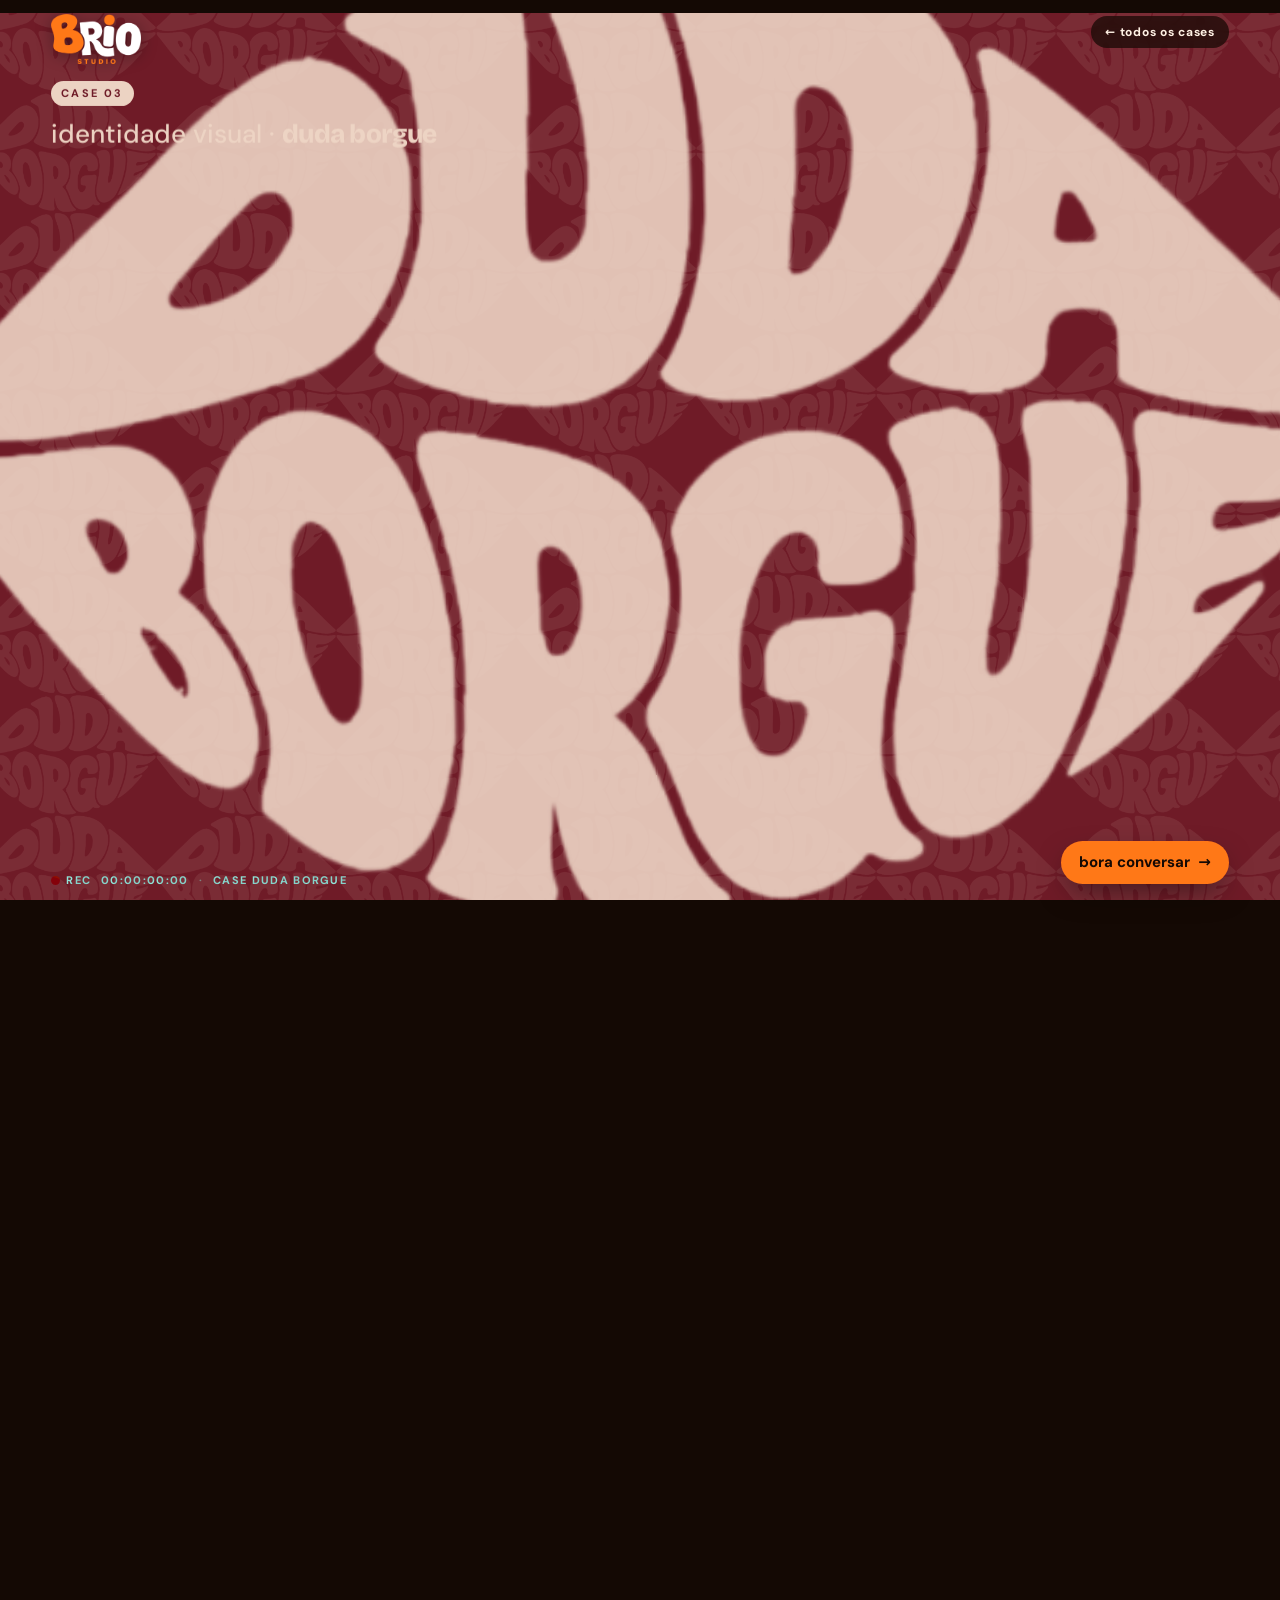
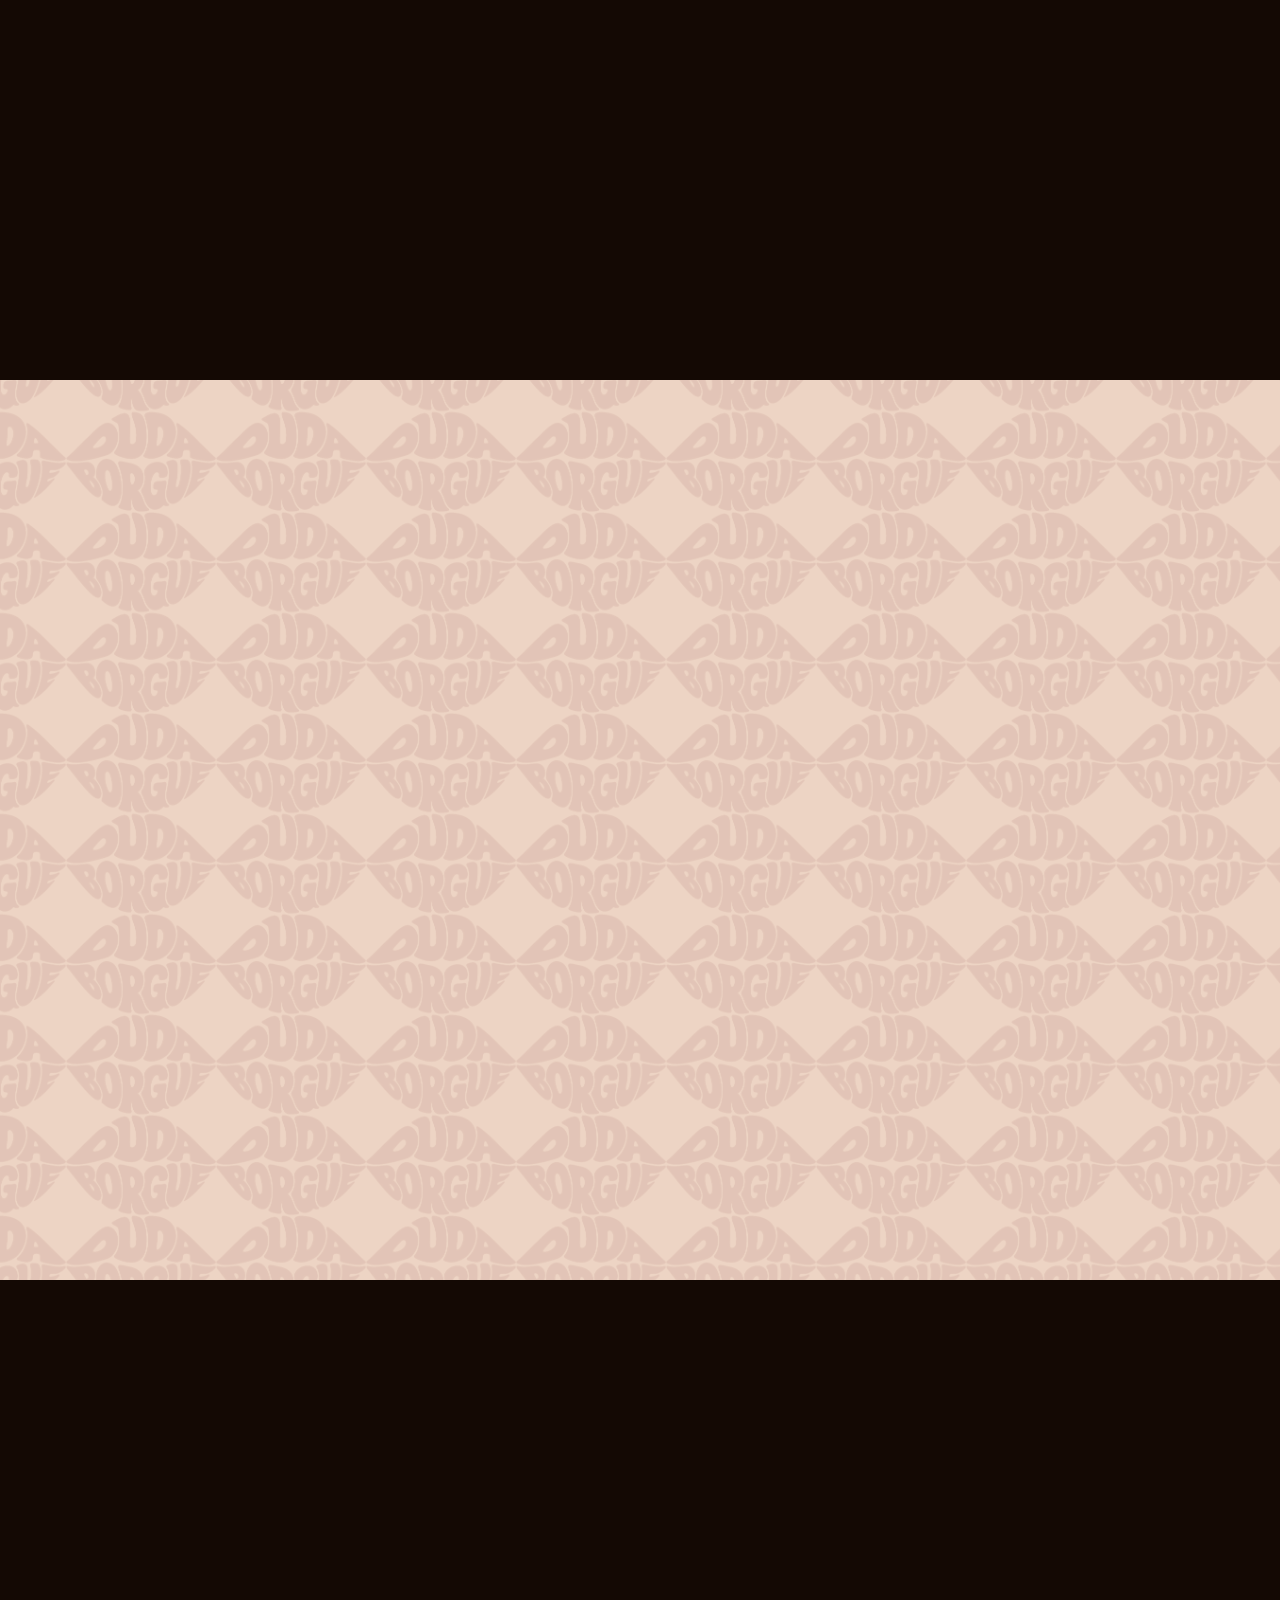
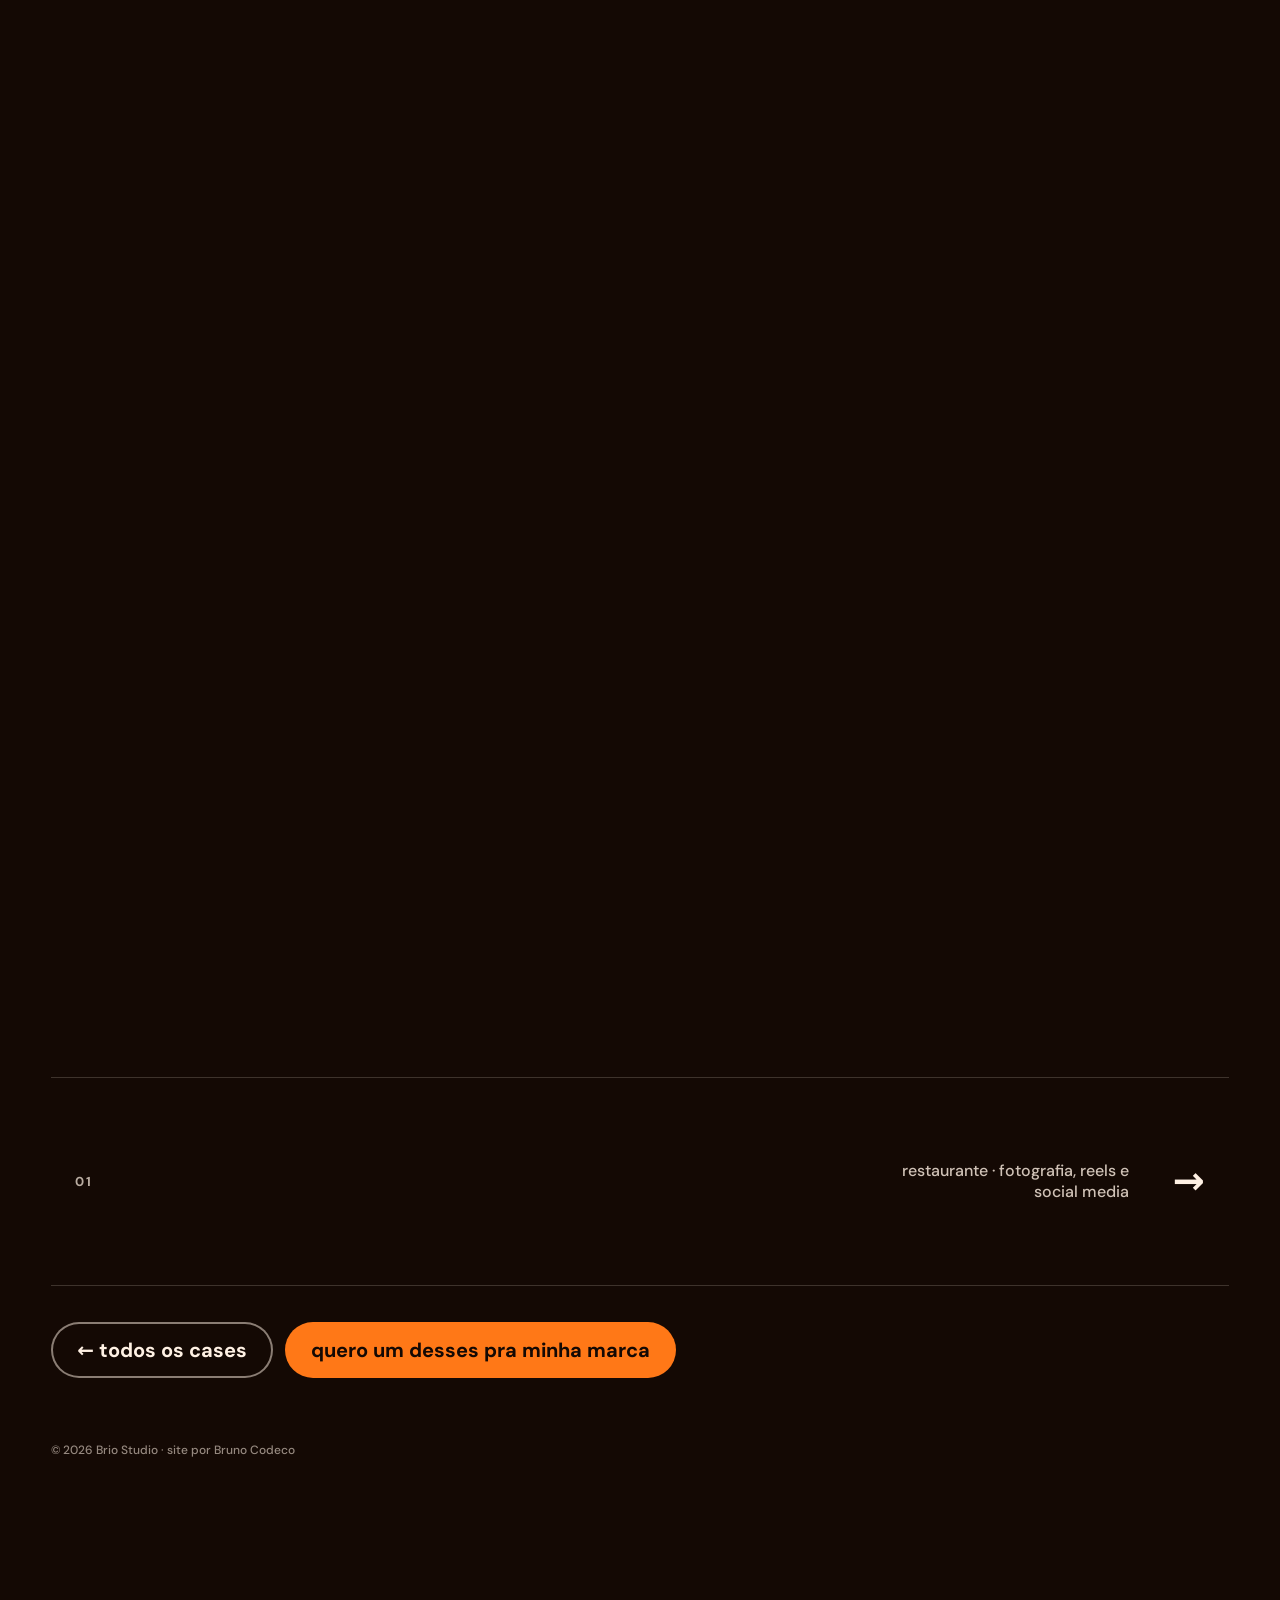
<file: cases/duda-borgue.html>
<!doctype html>
<html lang="pt-BR" class="no-js">
<head>
<meta charset="utf-8">
<meta name="viewport" content="width=device-width, initial-scale=1">
<title>Duda Borgue · case Brio Studio</title>
<meta name="description" content="Brio é a força que impulsiona marcas a se destacarem. Foto, vídeo, design, estratégia e sites no Rio de Janeiro.">
<meta name="theme-color" content="#140904">
<meta property="og:title" content="Duda Borgue · case Brio Studio">
<meta property="og:description" content="Brio é a força que impulsiona marcas a se destacarem. Foto, vídeo, design, estratégia e sites no Rio de Janeiro.">
<meta property="og:image" content="https://brio-studio-scroll.vercel.app/assets/brand/og-brio.jpg">
<meta property="og:image:width" content="1200">
<meta property="og:image:height" content="630">
<meta name="twitter:card" content="summary_large_image">
<link rel="icon" href="../assets/brand/brio-logo-claro.webp">
<link rel="preload" href="../assets/fonts/bricolage-grotesque-latin-wght-normal.woff2" as="font" type="font/woff2" crossorigin>
<link rel="stylesheet" href="../css/style.css">
<script>
  // conteúdo animado começa escondido só com JS; se nada rodar em 4s, mostra tudo parado
  document.documentElement.classList.replace('no-js', 'js');
  if (sessionStorage.getItem('brio-curtain')) document.documentElement.classList.add('via-curtain');
  setTimeout(() => { if (!document.documentElement.classList.contains('motion')) document.documentElement.classList.add('still'); }, 4000);
</script>
</head>
<body data-page="case">
<div class="curtain" data-curtain aria-hidden="true"><span data-curtain-name></span></div>
<div class="loader" data-loader aria-hidden="true">
  <i class="lb tl"></i><i class="lb tr"></i><i class="lb bl"></i><i class="lb br"></i>
  <div class="ld-rec"><b></b> REC</div>
  <div class="ld-tc" data-tc>00:00:00:00</div>
  <div class="ld-pct"><span data-pct>0</span>%</div>
  <div class="ld-foot">brio studio · rj</div>
</div>
<div class="progress" data-progress></div>
<a class="brand-chip" href="../index.html" data-nav data-color="#140904" data-name="brio" aria-label="Brio Studio, página inicial"><img src="../assets/brand/brio-logo-claro.webp" alt="" width="94" height="52"></a>
<a class="back-chip" href="../index.html#cases" data-nav data-color="#140904" data-name="brio">← todos os cases</a>
<div class="hud" aria-hidden="true"><span class="hud-rec"><b></b>REC</span><span data-hud-tc>00:00:00:00</span><span class="hud-sep">·</span><span data-hud-label>case duda borgue</span></div>
<div class="cursor" data-cursor aria-hidden="true"><span data-cursor-text></span></div>
<img class="case-preview" data-preview alt="" aria-hidden="true">
<a class="fab" href="https://ig.me/m/creativebrio" target="_blank" rel="noopener" data-fab>bora conversar <span aria-hidden="true">→</span></a>

<main id="top">

<section class="scene" id="duda-open" data-label="case duda borgue" style="--len:220">
  <div class="stage">
    <div class="db-pattern" data-db-pattern aria-hidden="true"></div>
    <header class="case-head db-head" data-db-head>
      <span class="case-n">case 03</span>
      <h2>identidade visual · <b>duda borgue</b></h2>
    </header>
    <div class="db-lips" data-db-lips role="img" aria-label="Logo Duda Borgue em formato de boca"></div>
    <p class="db-line display" data-db-line>uma marca que fala <em>de boca cheia.</em></p>
  </div>
</section>

<section class="scene" id="duda-brand" data-label="duda · aplicações" style="--len:300">
  <div class="stage">
    <div class="dbb-pattern" data-dbb-pattern aria-hidden="true"></div>
    <h2 class="dbb-title display" data-dbb-title>a boca vira <em>padrão</em>,<br>sacola e papel de presente.</h2>
    <img class="dbb-bag" data-dbb-bag loading="lazy" src="../assets/img/duda-sacola.webp" alt="Sacola Duda Borgue">
    <img class="dbb-paper" data-dbb-paper loading="lazy" src="../assets/img/duda-papel.webp" alt="Papel de presente com padrão de bocas Duda Borgue">
  </div>
</section>

<section class="scene" id="duda-posts" data-label="duda · social media" style="--len:280">
  <div class="stage">
    <div class="dp-head">
      <span class="case-n" data-dp-in>social media · @use_dudaborgue</span>
      <h2 class="display" data-dp-title>duas peças, <em>infinitas combinações.</em></h2>
    </div>
    <div class="dp-fan">
      <figure class="dp-card" data-dp-card><img loading="lazy" src="../assets/img/duda-post-1.webp" alt="Post: alerta tendência, 2 peças que vão bombar no outono/inverno"></figure>
      <figure class="dp-card" data-dp-card><img loading="lazy" src="../assets/img/duda-post-2.webp" alt="Post: Blusa Carol, ombro a ombro manga longa"></figure>
      <figure class="dp-card" data-dp-card><img loading="lazy" src="../assets/img/duda-post-3.webp" alt="Post: Blusa Luísa, manga longa decote franzido"></figure>
    </div>
  </div>
</section>

<section class="flow next" id="next" data-label="próximo case">
  <p class="kicker" data-nx-in>próximo case</p>
  <a class="case-row next-row" data-nav data-row data-color="#FF7817" data-name="globar" href="globar.html" style="--c:#FF7817;--t:#140904">
    <span class="cr-n">01</span>
    <span class="cr-name display">globar</span>
    <span class="cr-tags">restaurante · fotografia, reels e social media</span>
    <span class="cr-go" aria-hidden="true">→</span>
  </a>
  <div class="nx-links">
    <a class="cta ghost light" data-nav data-color="#140904" data-name="brio" href="../index.html#cases">← todos os cases</a>
    <a class="cta" href="https://ig.me/m/creativebrio" target="_blank" rel="noopener">quero um desses pra minha marca</a>
  </div>
  <footer>© 2026 Brio Studio · site por Bruno Codeco</footer>
</section>

</main>

<script src="../js/vendor/gsap.min.js"></script>
<script src="../js/vendor/ScrollTrigger.min.js"></script>
<script src="../js/vendor/SplitText.min.js"></script>
<script src="../js/vendor/CustomEase.min.js"></script>
<script src="../js/vendor/lenis.min.js"></script>
<script src="../js/main.js"></script>
</body>
</html>
</file>
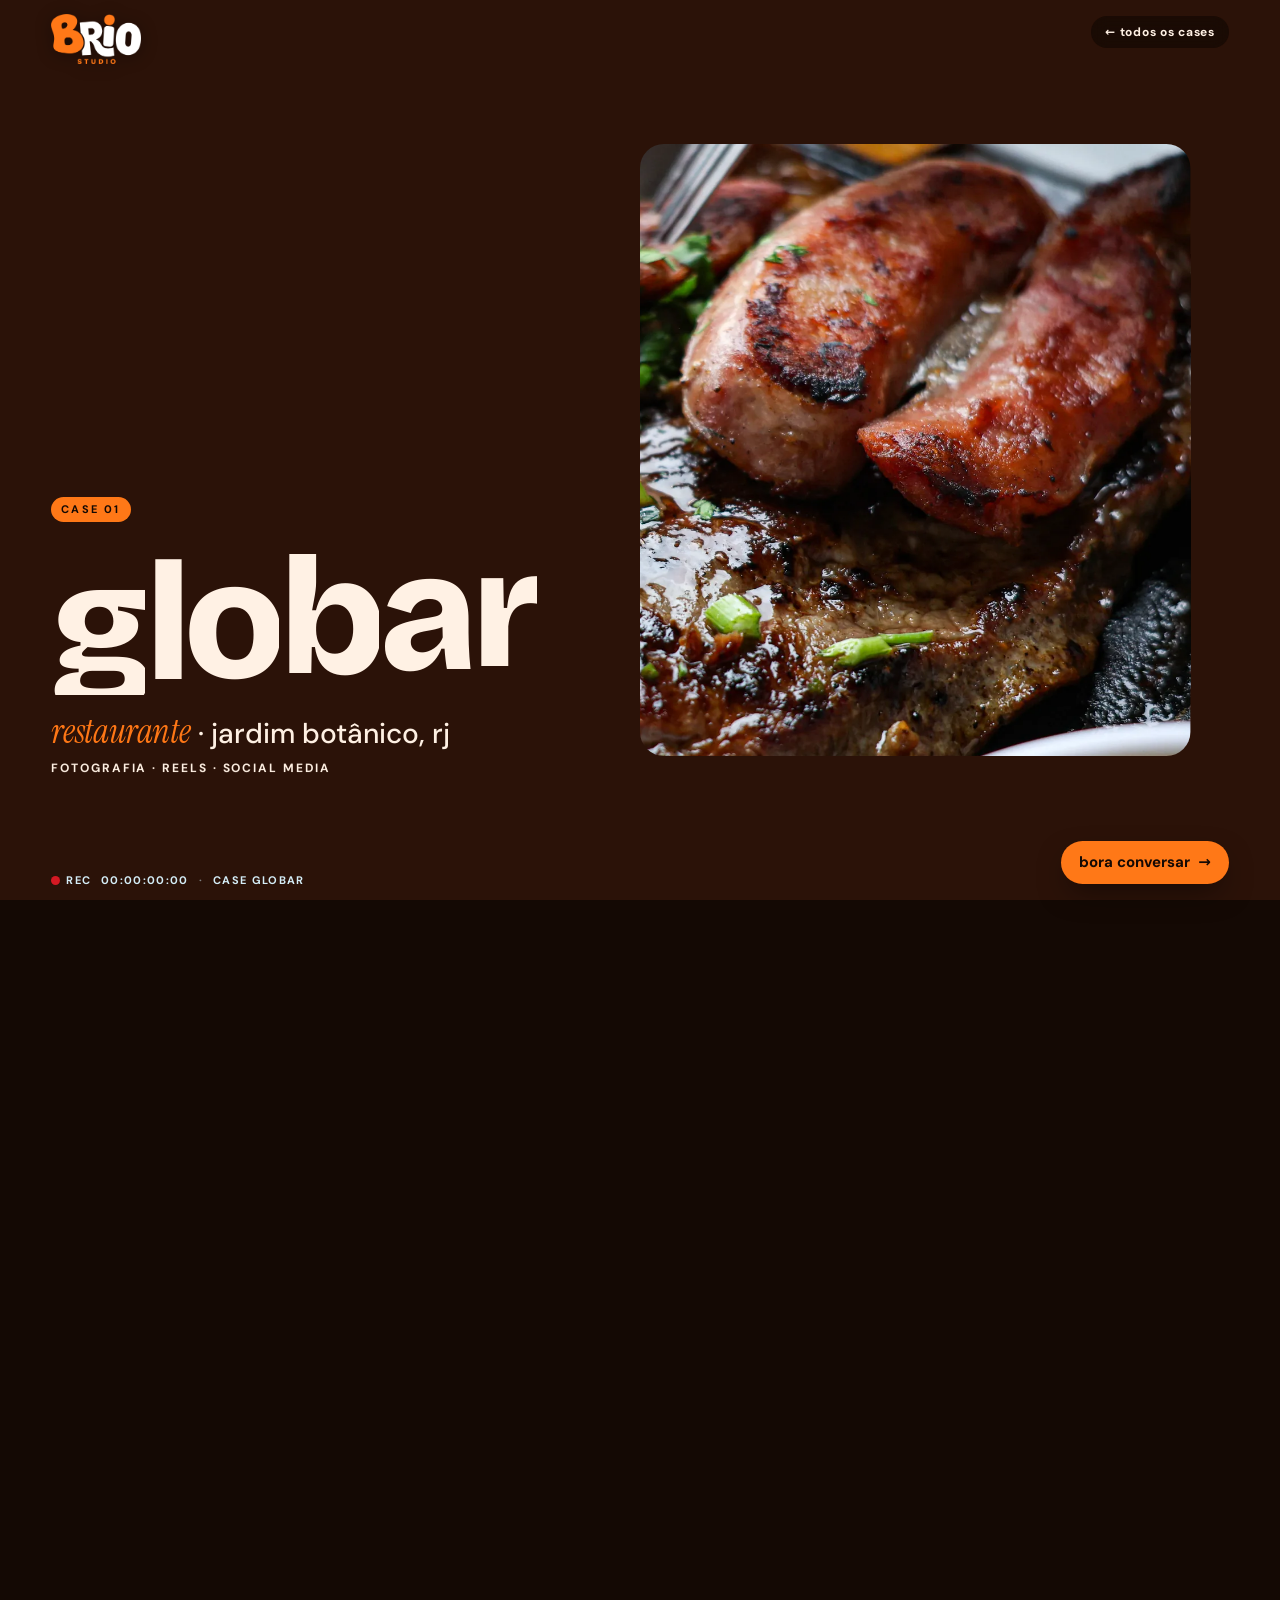
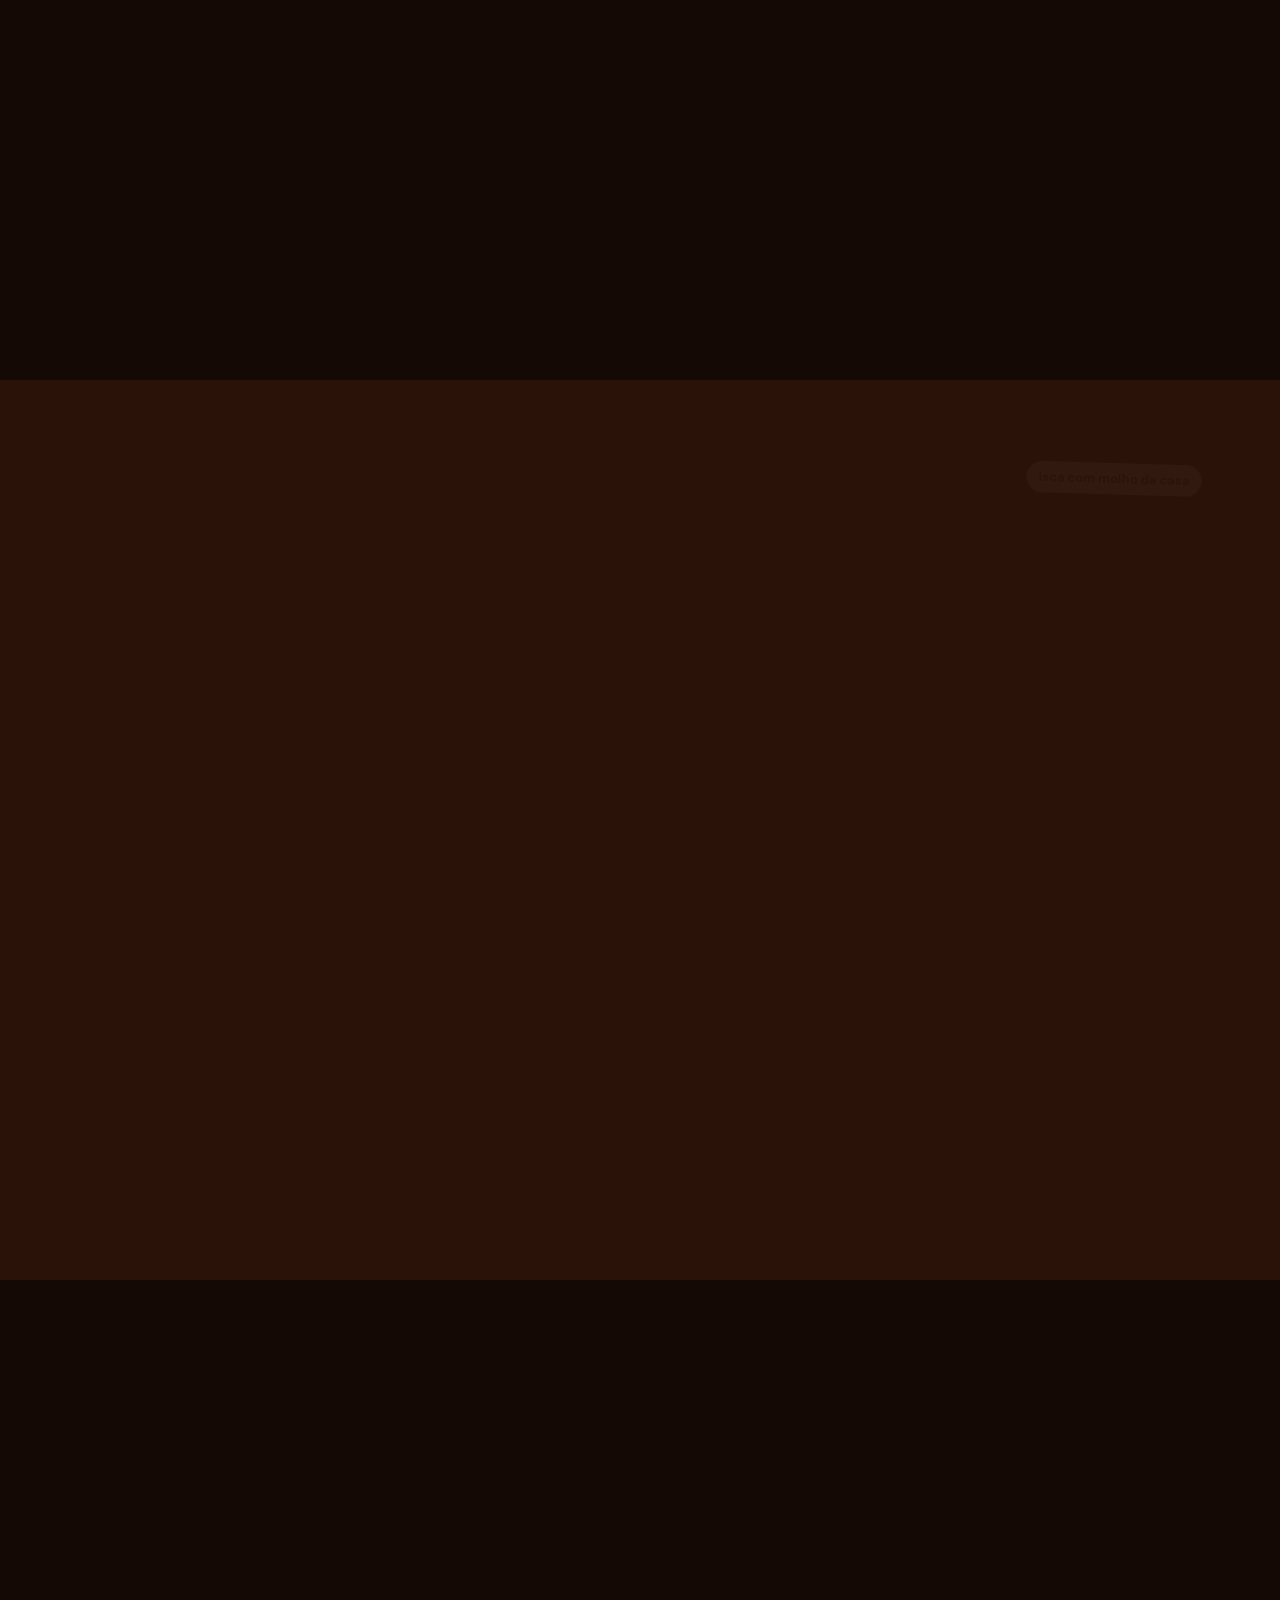
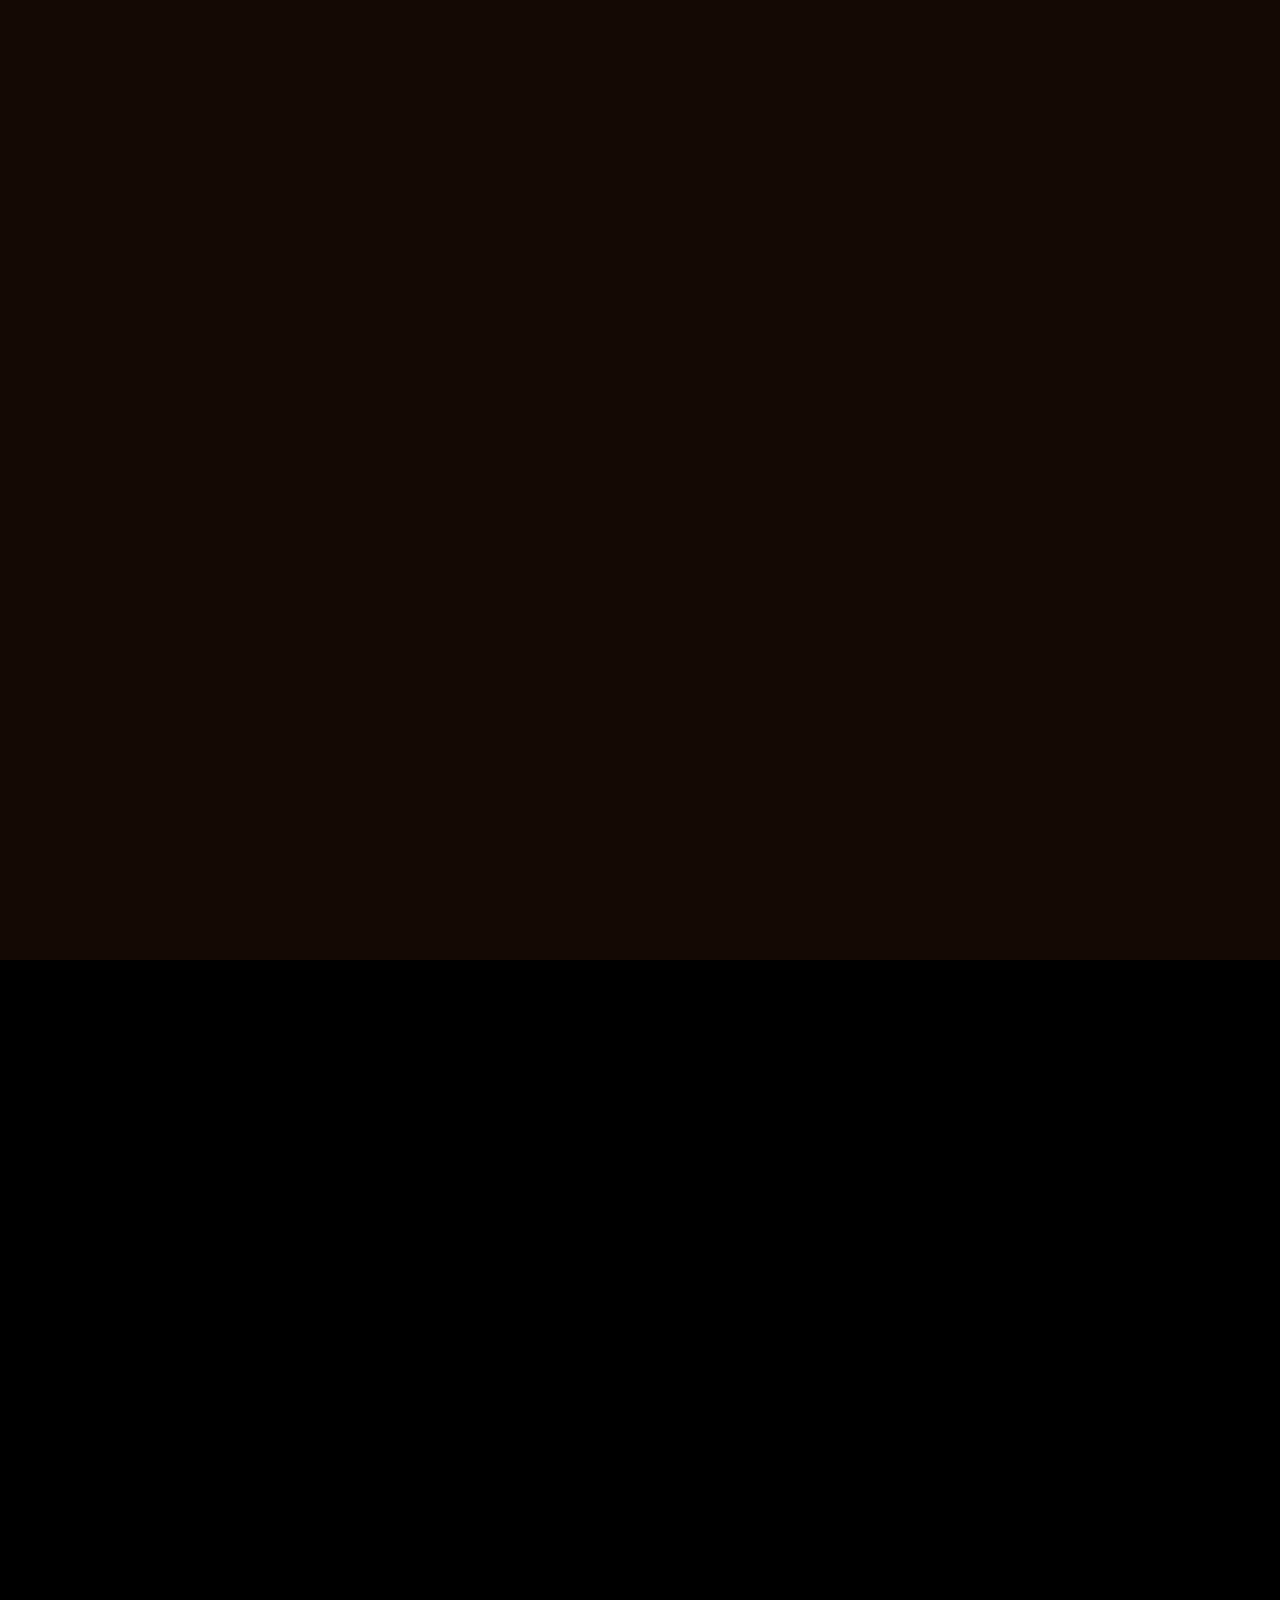
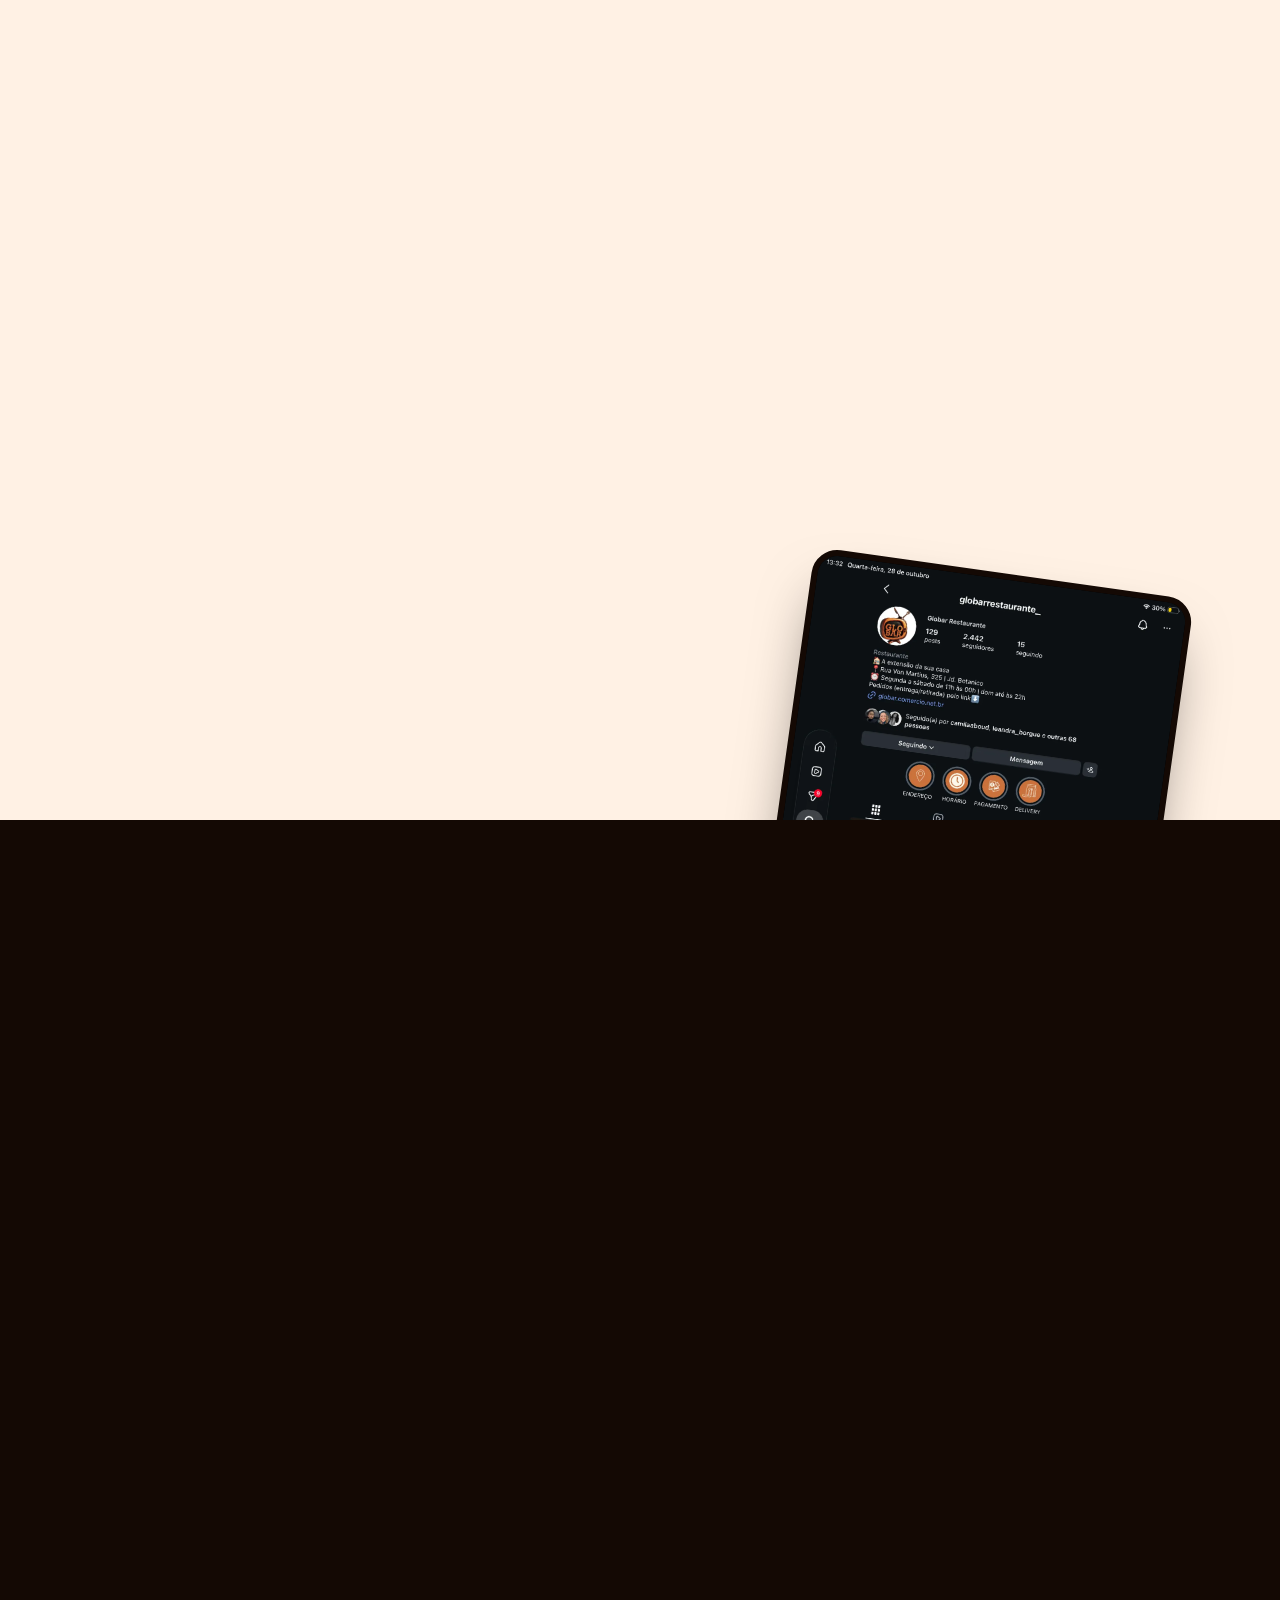
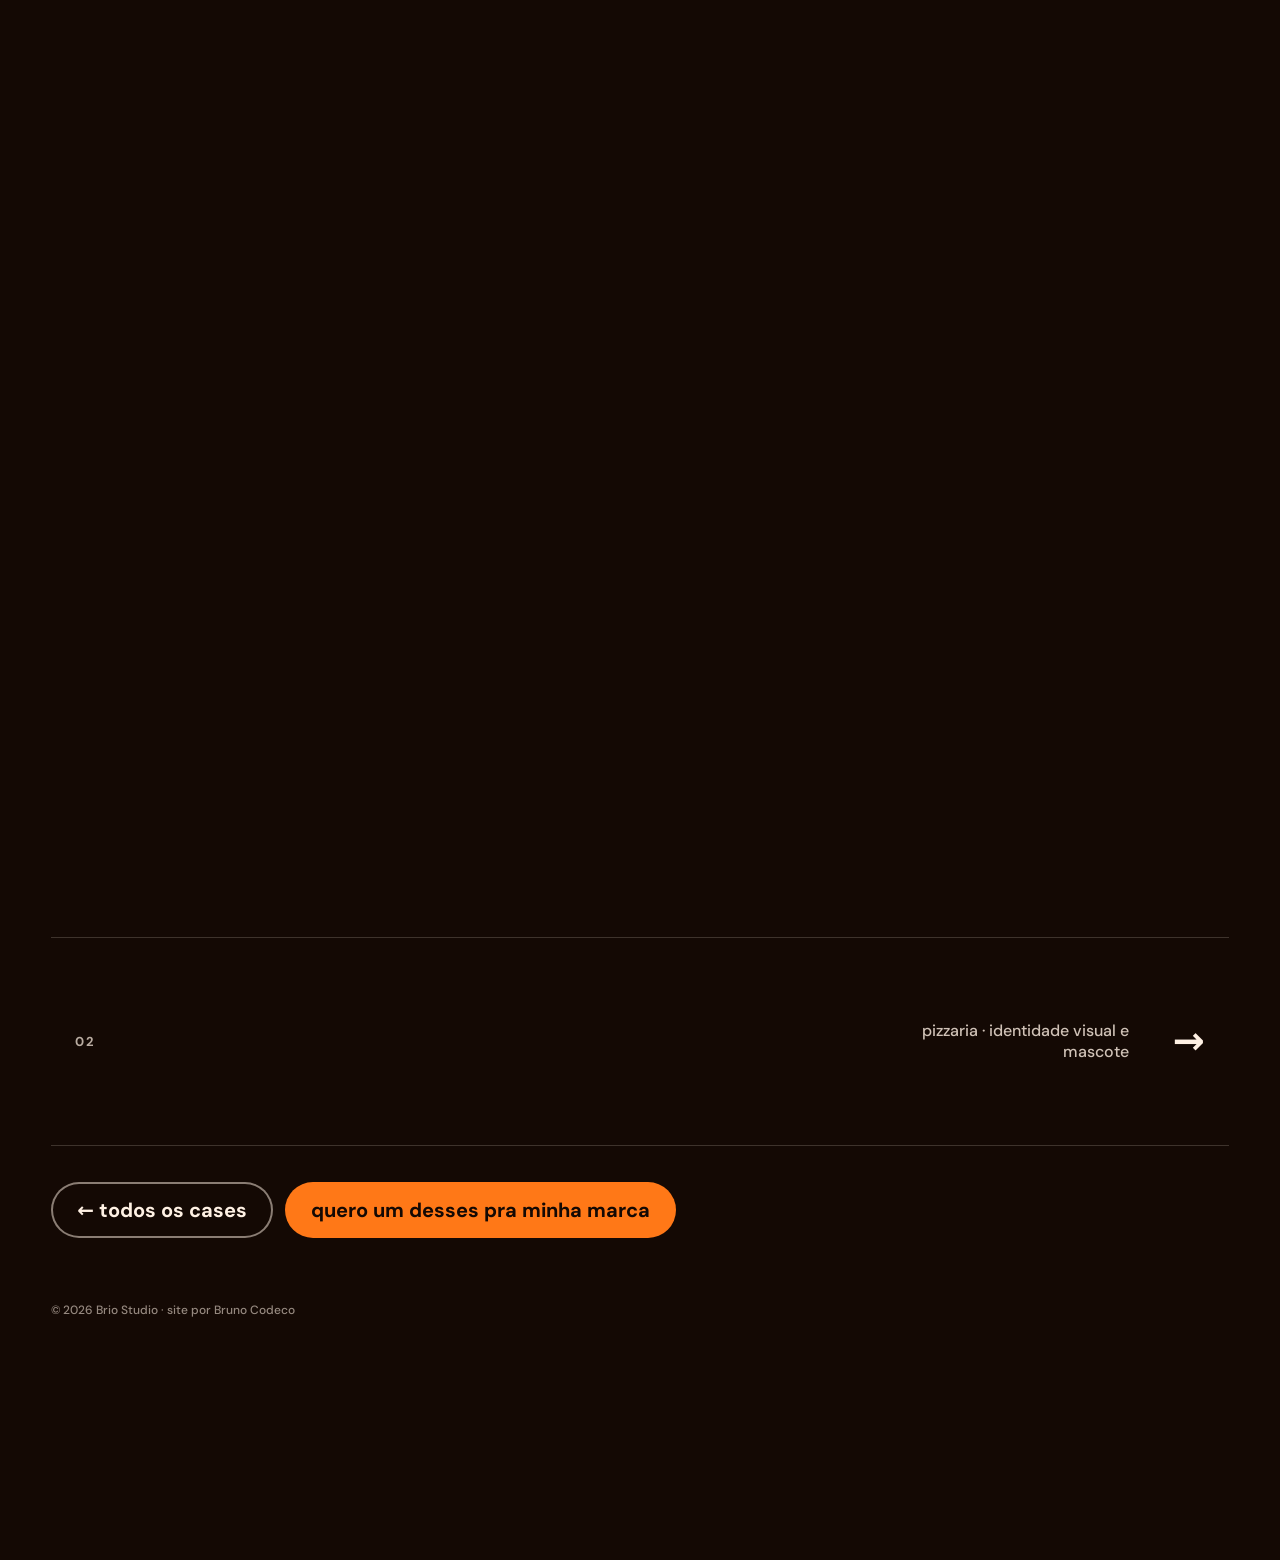
<file: cases/globar.html>
<!doctype html>
<html lang="pt-BR" class="no-js">
<head>
<meta charset="utf-8">
<meta name="viewport" content="width=device-width, initial-scale=1">
<title>Globar Restaurante · case Brio Studio</title>
<meta name="description" content="Brio é a força que impulsiona marcas a se destacarem. Foto, vídeo, design, estratégia e sites no Rio de Janeiro.">
<meta name="theme-color" content="#140904">
<meta property="og:title" content="Globar Restaurante · case Brio Studio">
<meta property="og:description" content="Brio é a força que impulsiona marcas a se destacarem. Foto, vídeo, design, estratégia e sites no Rio de Janeiro.">
<meta property="og:image" content="https://brio-studio-scroll.vercel.app/assets/brand/og-brio.jpg">
<meta property="og:image:width" content="1200">
<meta property="og:image:height" content="630">
<meta name="twitter:card" content="summary_large_image">
<link rel="icon" href="../assets/brand/brio-logo-claro.webp">
<link rel="preload" href="../assets/fonts/bricolage-grotesque-latin-wght-normal.woff2" as="font" type="font/woff2" crossorigin>
<link rel="stylesheet" href="../css/style.css">
<script>
  // conteúdo animado começa escondido só com JS; se nada rodar em 4s, mostra tudo parado
  document.documentElement.classList.replace('no-js', 'js');
  if (sessionStorage.getItem('brio-curtain')) document.documentElement.classList.add('via-curtain');
  setTimeout(() => { if (!document.documentElement.classList.contains('motion')) document.documentElement.classList.add('still'); }, 4000);
</script>
</head>
<body data-page="case">
<div class="curtain" data-curtain aria-hidden="true"><span data-curtain-name></span></div>
<div class="loader" data-loader aria-hidden="true">
  <i class="lb tl"></i><i class="lb tr"></i><i class="lb bl"></i><i class="lb br"></i>
  <div class="ld-rec"><b></b> REC</div>
  <div class="ld-tc" data-tc>00:00:00:00</div>
  <div class="ld-pct"><span data-pct>0</span>%</div>
  <div class="ld-foot">brio studio · rj</div>
</div>
<div class="progress" data-progress></div>
<a class="brand-chip" href="../index.html" data-nav data-color="#140904" data-name="brio" aria-label="Brio Studio, página inicial"><img src="../assets/brand/brio-logo-claro.webp" alt="" width="94" height="52"></a>
<a class="back-chip" href="../index.html#cases" data-nav data-color="#140904" data-name="brio">← todos os cases</a>
<div class="hud" aria-hidden="true"><span class="hud-rec"><b></b>REC</span><span data-hud-tc>00:00:00:00</span><span class="hud-sep">·</span><span data-hud-label>case globar</span></div>
<div class="cursor" data-cursor aria-hidden="true"><span data-cursor-text></span></div>
<img class="case-preview" data-preview alt="" aria-hidden="true">
<a class="fab" href="https://ig.me/m/creativebrio" target="_blank" rel="noopener" data-fab>bora conversar <span aria-hidden="true">→</span></a>

<main id="top">

<section class="scene" id="globar-open" data-label="case globar" style="--len:220">
  <div class="stage">
    <div class="go-media" data-go-media>
      <picture>
        <source media="(min-width: 761px)" srcset="../assets/img/globar-picanha-garfo.webp">
        <img src="../assets/img/globar-picanha.webp" alt="Picanha e linguiça na chapa, Globar Restaurante">
      </picture>
    </div>
    <header class="go-title" data-go-title>
      <span class="case-n" data-go-in>case 01</span>
      <h2 class="display go-name" data-go-name>globar</h2>
      <p class="go-sub" data-go-in><em>restaurante</em> · jardim botânico, rj</p>
      <p class="go-tags" data-go-in>fotografia · reels · social media</p>
    </header>
    <p class="go-cap" data-go-cap>“a extensão da sua casa.” <br><em>agora também no feed.</em></p>
  </div>
</section>

<section class="scene" id="globar" data-label="globar · fotos" style="--len:420">
  <div class="stage">
    <header class="case-head" data-case-head>
      <span class="case-n">fotografia</span>
      <h2 class="display">prato por <em>prato</em></h2>
      <p>cardápio fotografado com luz, ângulo e cor que dão fome.</p>
    </header>
    <div class="pills" aria-hidden="true">
      <span class="pill" data-pill>picanha na chapa</span>
      <span class="pill" data-pill>isca com molho da casa</span>
      <span class="pill" data-pill>fritas cheddar & bacon</span>
      <span class="pill" data-pill>pastel de queijo</span>
      <span class="pill" data-pill>pastéis da casa</span>
      <span class="pill" data-pill>a mesa inteira</span>
    </div>
    <div class="stack" data-stack>
      <figure class="st-card" data-st><img loading="lazy" src="../assets/img/globar-picanha-garfo.webp" alt="Picanha e linguiça na chapa"></figure>
      <figure class="st-card tall" data-st><img loading="lazy" src="../assets/img/globar-isca.webp" alt="Isca empanada mergulhando no molho"></figure>
      <figure class="st-card tall" data-st><img loading="lazy" src="../assets/img/globar-fritas.webp" alt="Fritas com cheddar e bacon"></figure>
      <figure class="st-card" data-st><img loading="lazy" src="../assets/img/globar-pastel-queijo.webp" alt="Pastel de queijo esticando"></figure>
      <figure class="st-card" data-st><img loading="lazy" src="../assets/img/globar-pasteis.webp" alt="Pastéis sobre a bandeira do Brasil"></figure>
      <figure class="st-card tall" data-st><img loading="lazy" src="../assets/img/globar-mesa.webp" alt="Mesa completa com picanha, arroz, feijão, farofa, fritas e vinagrete"></figure>
    </div>
    <p class="case-foot" data-case-foot>luz, ângulo e cor pensados <em>prato por prato.</em></p>
  </div>
</section>

<section class="scene" id="reels" data-label="globar · reels" style="--len:240">
  <div class="stage">
    <h2 class="rl-title display" data-rl-title>foto parada não basta.<br><em>vídeo que segura o dedo.</em></h2>
    <div class="reels">
      <div class="phone rl" data-rl><video data-video muted playsinline loop preload="none" poster="../assets/video/reel-globar-review.jpg"><source src="../assets/video/reel-globar-review.mp4" type="video/mp4"></video></div>
      <div class="phone rl" data-rl><video data-video muted playsinline loop preload="none" poster="../assets/video/reel-globar-jantar.jpg"><source src="../assets/video/reel-globar-jantar.mp4" type="video/mp4"></video></div>
    </div>
  </div>
</section>

<section class="scene" id="globar-feed" data-label="globar · feed" style="--len:260">
  <div class="stage">
    <div class="gf-wrap">
      <div class="gf-copy">
        <span class="case-n" data-gf-in>social media</span>
        <h2 class="display" data-gf-title>um feed com cara de <em>casa.</em></h2>
        <div class="gf-stats">
          <div data-gf-in><b><span data-gf-count="101.5" data-dec="1">0</span>K</b><span>visualizações num post só</span></div>
          <div data-gf-in><b>+<span data-gf-count="4.3" data-dec="1">0</span> mil</b><span>salvamentos</span></div>
        </div>
        <div class="gf-chips"><span data-gf-chip>endereço</span><span data-gf-chip>horário</span><span data-gf-chip>pagamento</span><span data-gf-chip>delivery</span></div>
      </div>
      <div class="phone gf-phone" data-gf-phone><div class="feed" data-gf-feed><img loading="lazy" src="../assets/img/globar-instagram.webp" alt="Perfil do Instagram do Globar Restaurante"></div></div>
    </div>
  </div>
</section>

<section class="flow next" id="next" data-label="próximo case">
  <p class="kicker" data-nx-in>próximo case</p>
  <a class="case-row next-row" data-nav data-row data-color="#E3AE2F" data-name="mostarda" href="mostarda.html" style="--c:#E3AE2F;--t:#220D08">
    <span class="cr-n">02</span>
    <span class="cr-name display">mostarda</span>
    <span class="cr-tags">pizzaria · identidade visual e mascote</span>
    <span class="cr-go" aria-hidden="true">→</span>
  </a>
  <div class="nx-links">
    <a class="cta ghost light" data-nav data-color="#140904" data-name="brio" href="../index.html#cases">← todos os cases</a>
    <a class="cta" href="https://ig.me/m/creativebrio" target="_blank" rel="noopener">quero um desses pra minha marca</a>
  </div>
  <footer>© 2026 Brio Studio · site por Bruno Codeco</footer>
</section>

</main>

<script src="../js/vendor/gsap.min.js"></script>
<script src="../js/vendor/ScrollTrigger.min.js"></script>
<script src="../js/vendor/SplitText.min.js"></script>
<script src="../js/vendor/CustomEase.min.js"></script>
<script src="../js/vendor/lenis.min.js"></script>
<script src="../js/main.js"></script>
</body>
</html>
</file>
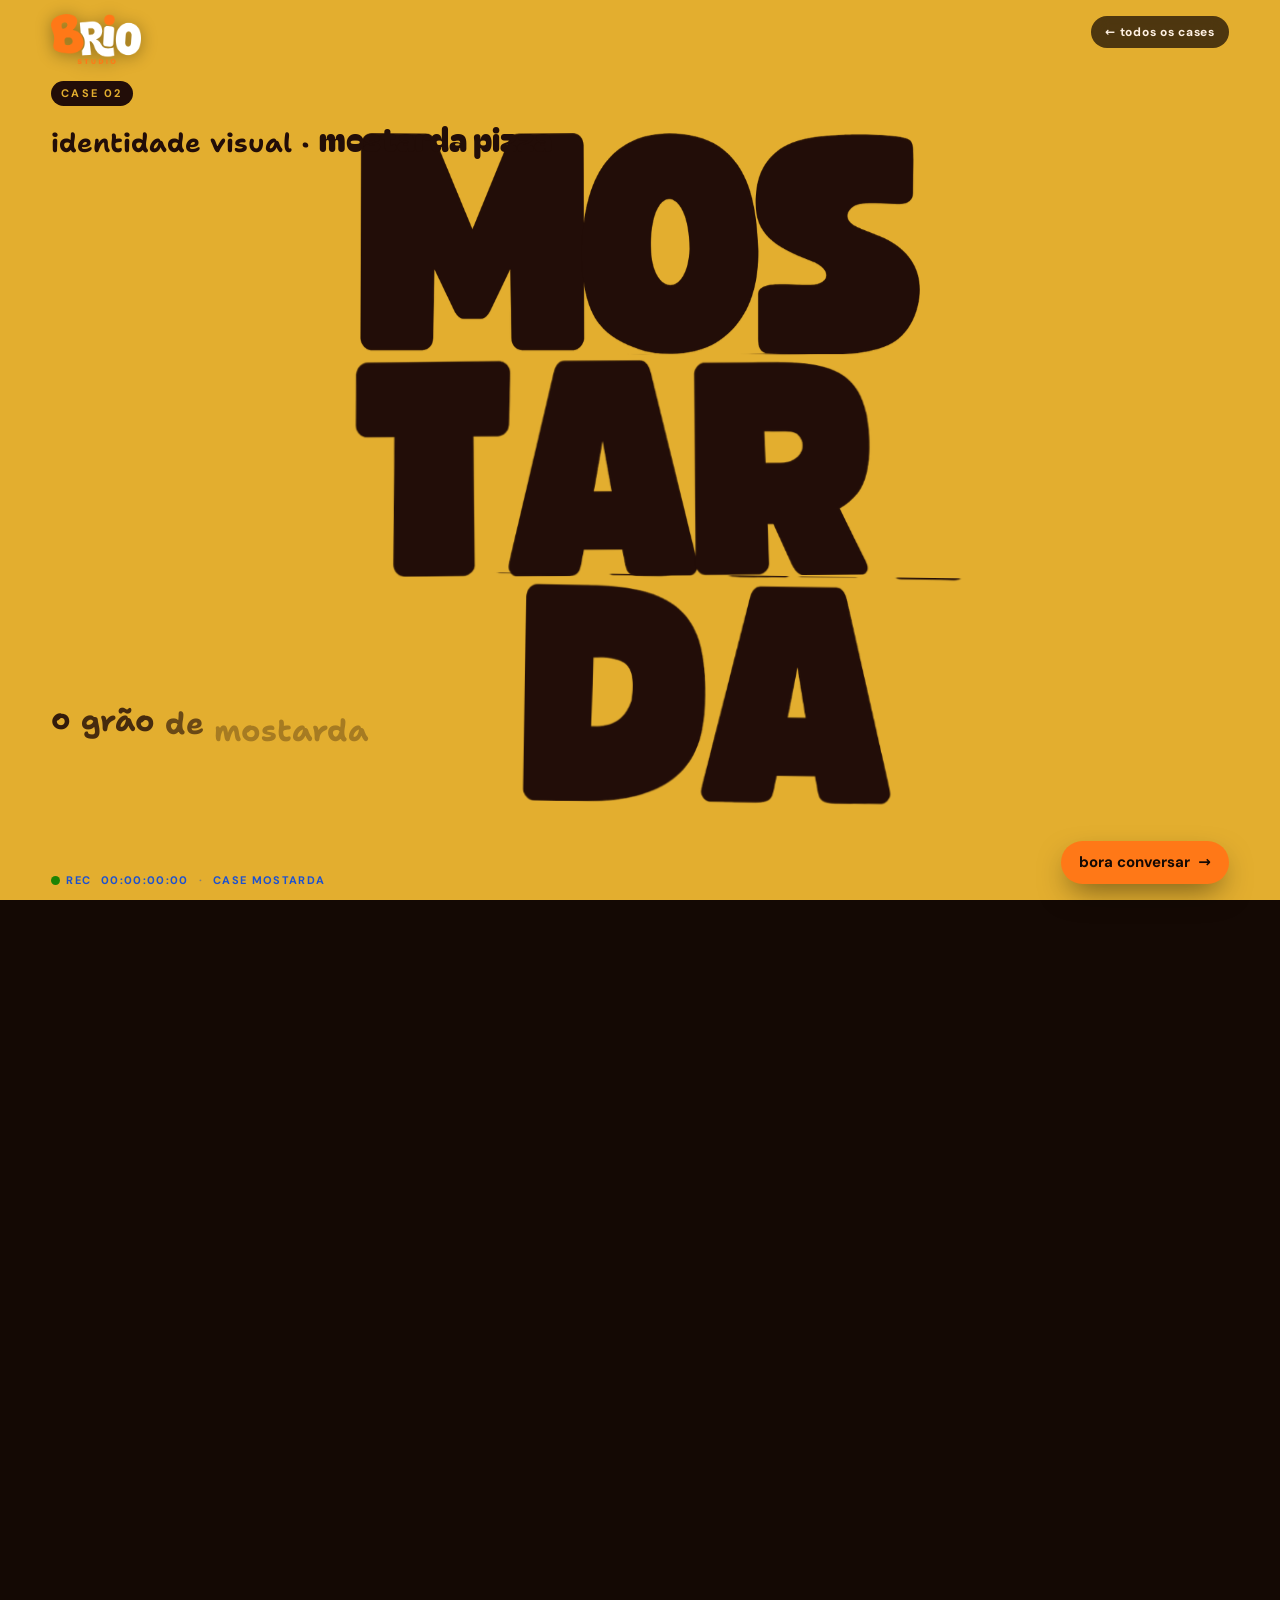
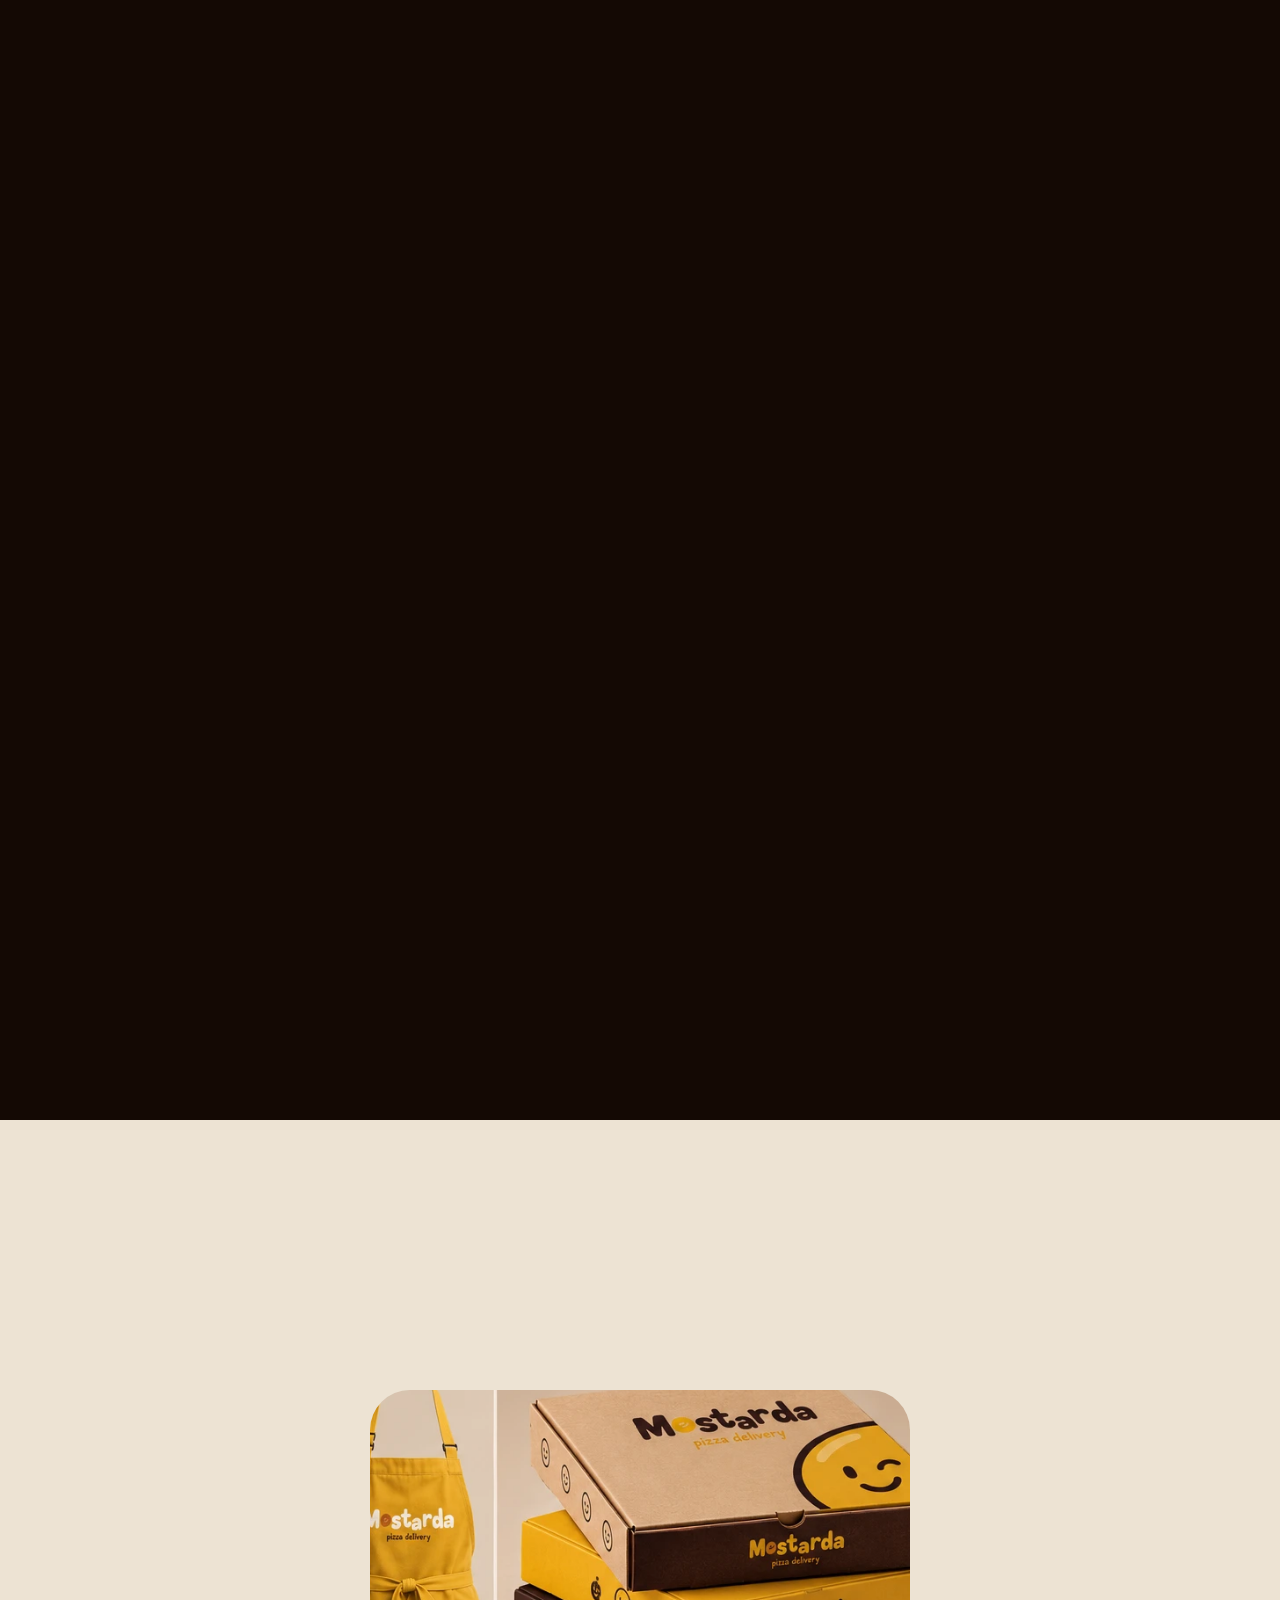
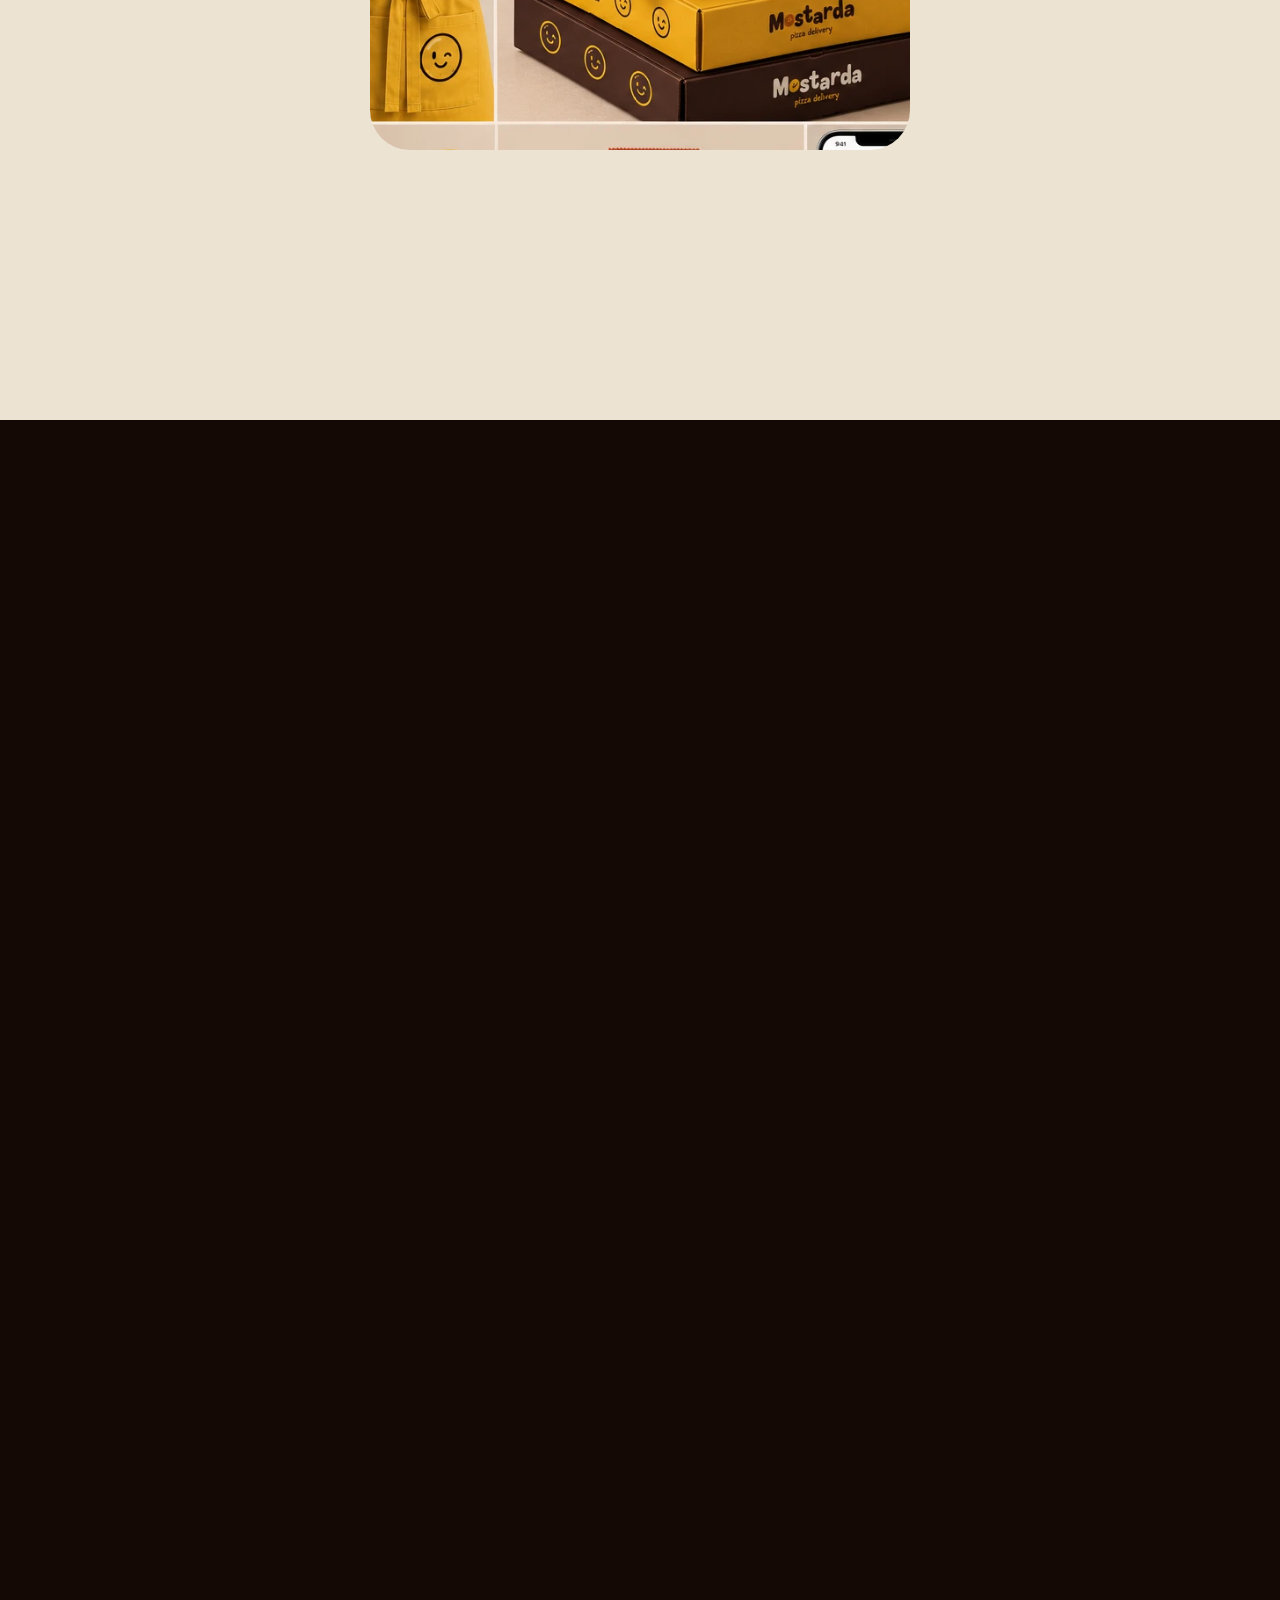
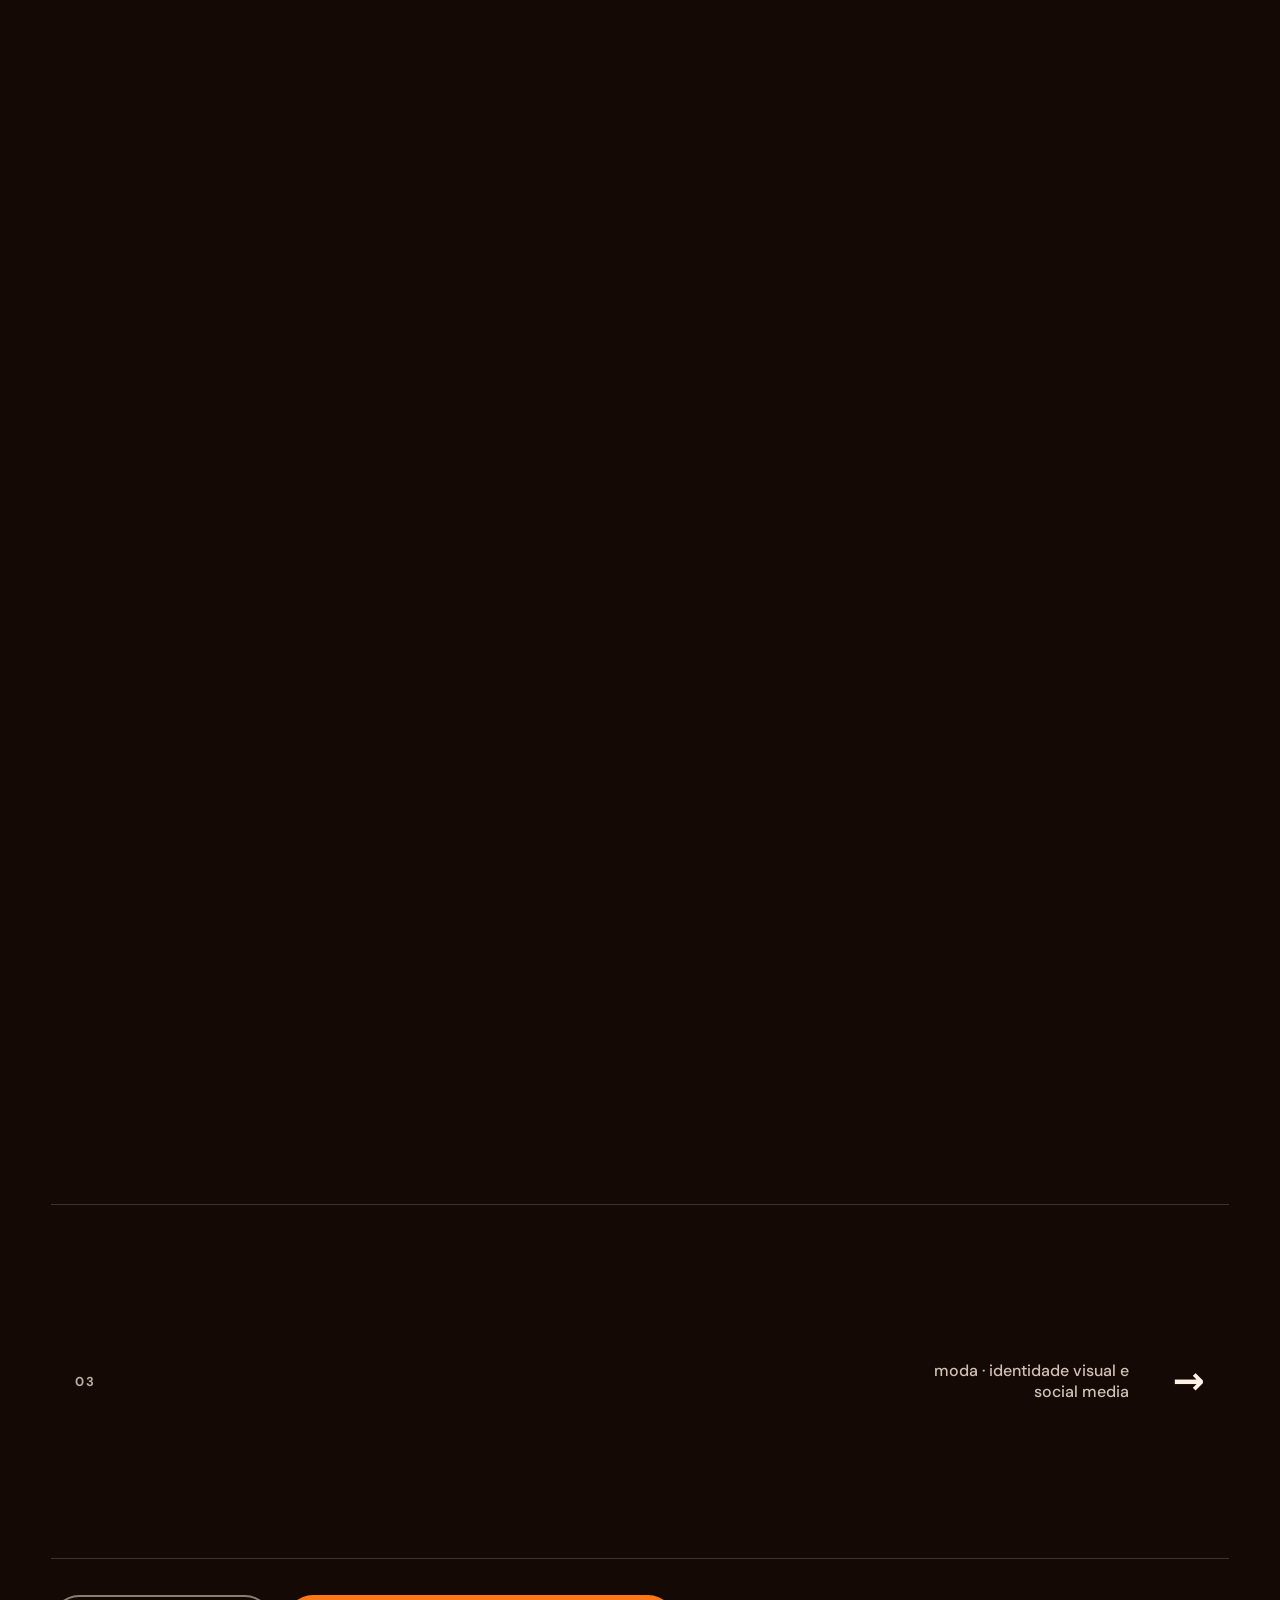
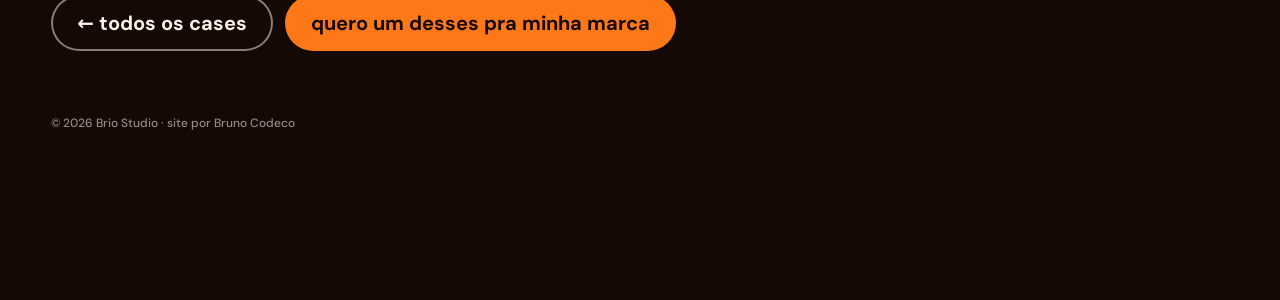
<file: cases/mostarda.html>
<!doctype html>
<html lang="pt-BR" class="no-js">
<head>
<meta charset="utf-8">
<meta name="viewport" content="width=device-width, initial-scale=1">
<title>Mostarda Pizza · case Brio Studio</title>
<meta name="description" content="Brio é a força que impulsiona marcas a se destacarem. Foto, vídeo, design, estratégia e sites no Rio de Janeiro.">
<meta name="theme-color" content="#140904">
<meta property="og:title" content="Mostarda Pizza · case Brio Studio">
<meta property="og:description" content="Brio é a força que impulsiona marcas a se destacarem. Foto, vídeo, design, estratégia e sites no Rio de Janeiro.">
<meta property="og:image" content="https://brio-studio-scroll.vercel.app/assets/brand/og-brio.jpg">
<meta property="og:image:width" content="1200">
<meta property="og:image:height" content="630">
<meta name="twitter:card" content="summary_large_image">
<link rel="icon" href="../assets/brand/brio-logo-claro.webp">
<link rel="preload" href="../assets/fonts/bricolage-grotesque-latin-wght-normal.woff2" as="font" type="font/woff2" crossorigin>
<link rel="stylesheet" href="../css/style.css">
<script>
  // conteúdo animado começa escondido só com JS; se nada rodar em 4s, mostra tudo parado
  document.documentElement.classList.replace('no-js', 'js');
  if (sessionStorage.getItem('brio-curtain')) document.documentElement.classList.add('via-curtain');
  setTimeout(() => { if (!document.documentElement.classList.contains('motion')) document.documentElement.classList.add('still'); }, 4000);
</script>
</head>
<body data-page="case">
<div class="curtain" data-curtain aria-hidden="true"><span data-curtain-name></span></div>
<div class="loader" data-loader aria-hidden="true">
  <i class="lb tl"></i><i class="lb tr"></i><i class="lb bl"></i><i class="lb br"></i>
  <div class="ld-rec"><b></b> REC</div>
  <div class="ld-tc" data-tc>00:00:00:00</div>
  <div class="ld-pct"><span data-pct>0</span>%</div>
  <div class="ld-foot">brio studio · rj</div>
</div>
<div class="progress" data-progress></div>
<a class="brand-chip" href="../index.html" data-nav data-color="#140904" data-name="brio" aria-label="Brio Studio, página inicial"><img src="../assets/brand/brio-logo-claro.webp" alt="" width="94" height="52"></a>
<a class="back-chip" href="../index.html#cases" data-nav data-color="#140904" data-name="brio">← todos os cases</a>
<div class="hud" aria-hidden="true"><span class="hud-rec"><b></b>REC</span><span data-hud-tc>00:00:00:00</span><span class="hud-sep">·</span><span data-hud-label>case mostarda</span></div>
<div class="cursor" data-cursor aria-hidden="true"><span data-cursor-text></span></div>
<img class="case-preview" data-preview alt="" aria-hidden="true">
<a class="fab" href="https://ig.me/m/creativebrio" target="_blank" rel="noopener" data-fab>bora conversar <span aria-hidden="true">→</span></a>

<main id="top">

<section class="scene" id="mostarda" data-label="case mostarda" style="--len:480">
  <div class="stage" data-ms-stage>
    <header class="case-head ms-head" data-ms-head>
      <span class="case-n">case 02</span>
      <h2>identidade visual · <b>mostarda pizza</b></h2>
    </header>
    <div class="ms-logo" data-ms-logo aria-label="Logo Mostarda, versão empilhada" role="img">
      <img data-ms-row src="../assets/brand/mostarda-preto.webp" alt="" style="--clip:inset(0 0 67% 0)">
      <img data-ms-row src="../assets/brand/mostarda-preto.webp" alt="" style="--clip:inset(33% 0 34% 0)">
      <img data-ms-row src="../assets/brand/mostarda-preto.webp" alt="" style="--clip:inset(66% 0 0 0)">
    </div>
    <p class="ms-why" data-ms-why>o grão de mostarda virou personagem.<br>e ele tem <b>humor</b>.</p>
    <div class="grao" data-grao>
      <i class="speed" data-speed><b></b><b></b><b></b></i>
      <img data-face src="../assets/brand/grao-feliz.webp" alt="Grãozinho feliz">
      <img data-face src="../assets/brand/grao-piscando.webp" alt="Grãozinho piscando">
      <img data-face src="../assets/brand/grao-fermentando.webp" alt="Grãozinho fermentando">
      <img data-face src="../assets/brand/grao-quentinha.webp" alt="Grãozinho quentinho">
      <img data-face src="../assets/brand/grao-entrega.webp" alt="Grãozinho saindo pra entrega">
    </div>
    <div class="ms-state">
      <span class="ms-count"><b data-ms-i>01</b>/05</span>
      <span class="ms-label" data-roll="state"><i class="roll-item">feliz</i><i class="roll-item">piscando</i><i class="roll-item">fermentando…</i><i class="roll-item">quentinha!</i><i class="roll-item">saiu pra entrega</i></span>
    </div>
    <div class="palette" data-palette>
      <div class="sw" data-sw style="--c:#E3AE2F"><svg viewBox="-100 -100 200 200"><polygon data-star/></svg><span>#E3AE2F</span></div>
      <div class="sw" data-sw style="--c:#B33B1B"><svg viewBox="-100 -100 200 200"><polygon data-star/></svg><span>#B33B1B</span></div>
      <div class="sw" data-sw style="--c:#220D08"><svg viewBox="-100 -100 200 200"><polygon data-star/></svg><span>#220D08</span></div>
      <div class="sw" data-sw style="--c:#EDDDCC"><svg viewBox="-100 -100 200 200"><polygon data-star/></svg><span>#EDDDCC</span></div>
    </div>
  </div>
</section>

<section class="scene" id="mostarda-app" data-label="mostarda · aplicações" style="--len:520">
  <div class="stage">
    <div class="mk-box" data-mk><img loading="lazy" src="../assets/img/mostarda-mockups.webp" alt="Aplicações da marca Mostarda: bonés, camisetas, avental, caixas de pizza, sacola, copos, adesivos, sachês, Instagram e bag de entrega" data-mk-img></div>
    <header class="mk-head" data-mk-head>
      <span class="case-n">aplicações</span>
      <h2 class="display">a marca <em>fora da tela.</em></h2>
    </header>
    <div class="mk-label" data-mk-label>
      <span class="mk-n"><b data-mk-i>01</b>/06</span>
      <span class="mk-name" data-roll="mk"><i class="roll-item">uniforme e avental</i><i class="roll-item">caixas de pizza</i><i class="roll-item">sacola</i><i class="roll-item">bonés</i><i class="roll-item">copos e adesivos</i><i class="roll-item">bag de entrega</i></span>
    </div>
    <img class="ma-slogan" data-ma-slogan src="../assets/brand/slogan-branco.webp" alt="pizza que chega com personalidade">
  </div>
</section>

<section class="flow next" id="next" data-label="próximo case">
  <p class="kicker" data-nx-in>próximo case</p>
  <a class="case-row next-row" data-nav data-row data-color="#6F1B27" data-name="duda borgue" href="duda-borgue.html" style="--c:#6F1B27;--t:#EDD4C4">
    <span class="cr-n">03</span>
    <span class="cr-name display">duda borgue</span>
    <span class="cr-tags">moda · identidade visual e social media</span>
    <span class="cr-go" aria-hidden="true">→</span>
  </a>
  <div class="nx-links">
    <a class="cta ghost light" data-nav data-color="#140904" data-name="brio" href="../index.html#cases">← todos os cases</a>
    <a class="cta" href="https://ig.me/m/creativebrio" target="_blank" rel="noopener">quero um desses pra minha marca</a>
  </div>
  <footer>© 2026 Brio Studio · site por Bruno Codeco</footer>
</section>

</main>

<script src="../js/vendor/gsap.min.js"></script>
<script src="../js/vendor/ScrollTrigger.min.js"></script>
<script src="../js/vendor/SplitText.min.js"></script>
<script src="../js/vendor/CustomEase.min.js"></script>
<script src="../js/vendor/lenis.min.js"></script>
<script src="../js/main.js"></script>
</body>
</html>
</file>
<file: css/style.css>
/* =========================================================
   BRIO STUDIO — site de scroll animado
   Tokens da marca + estrutura de cenas (seção alta + palco sticky)
   ========================================================= */
/* fontes hospedadas no próprio site (mais rápido e não depende do Google Fonts) */
@font-face{font-family:"Bricolage Grotesque";src:url(../assets/fonts/bricolage-grotesque-latin-wght-normal.woff2) format("woff2");font-weight:200 800;font-display:swap}
@font-face{font-family:"DM Sans";src:url(../assets/fonts/dm-sans-latin-wght-normal.woff2) format("woff2");font-weight:100 1000;font-display:swap}
@font-face{font-family:"Instrument Serif";src:url(../assets/fonts/instrument-serif-latin-400-normal.woff2) format("woff2");font-weight:400;font-display:swap}
@font-face{font-family:"Instrument Serif";src:url(../assets/fonts/instrument-serif-latin-400-italic.woff2) format("woff2");font-weight:400;font-style:italic;font-display:swap}
@font-face{font-family:"Bagel Fat One";src:url(../assets/fonts/bagel-fat-one-latin-400-normal.woff2) format("woff2");font-weight:400;font-display:swap}
@font-face{font-family:"Shantell Sans";src:url(../assets/fonts/shantell-sans-latin-wght-normal.woff2) format("woff2");font-weight:300 800;font-display:swap}
:root{
  --orange:#FF7817; --orange-2:#FF9A4D; --burnt:#C8611F;
  --night:#140904; --brown:#2B1208; --brown-2:#4A2210;
  --cream:#FFF1E4; --ink:#120904;
  /* mostarda */
  --ms-yellow:#E3AE2F; --ms-red:#B33B1B; --ms-dark:#220D08; --ms-cream:#EDDDCC;
  /* duda borgue */
  --db-wine:#6F1B27; --db-blush:#EDD4C4;

  --display:"Bricolage Grotesque","Arial Black",system-ui,sans-serif;
  --serif:"Instrument Serif",Georgia,serif;
  --body:"DM Sans",system-ui,sans-serif;
  --gutter:clamp(16px,4vw,56px);
}
*{box-sizing:border-box;margin:0;padding:0}
html{background:var(--night);-webkit-text-size-adjust:100%}
html.lenis,html.lenis body{height:auto}
.lenis.lenis-smooth{scroll-behavior:auto!important}
body{font-family:var(--body);color:var(--cream);background:var(--night);overflow-x:clip;-webkit-font-smoothing:antialiased}
img,video{display:block;max-width:100%}
a{color:inherit}
em{font-family:var(--serif);font-style:italic;font-weight:400;letter-spacing:-.01em}
.display{font-family:var(--display);font-weight:800;letter-spacing:-.045em;line-height:.9}
.kicker{font:700 12px/1 var(--body);letter-spacing:.2em;text-transform:uppercase;color:var(--orange)}

/* ---------- cena = seção alta; palco = sticky do tamanho da tela ---------- */
.scene{position:relative;height:calc(var(--len) * 1vh)}
.stage{position:sticky;top:0;height:100vh;height:100svh;overflow:hidden;will-change:transform}
.scene,.bands,.closing,.flow{position:relative}

/* conteúdo que entra animado começa escondido (só com JS) */
.js [data-in]{visibility:hidden}
.still [data-in]{visibility:visible!important}

/* ---------- loader ---------- */
.loader{position:fixed;inset:0;z-index:100;background:var(--night);color:var(--cream);display:grid;place-items:center}
.loader .lb{position:absolute;width:clamp(28px,5vw,56px);aspect-ratio:1;border:2px solid var(--cream);opacity:.85}
.lb.tl{top:6vh;left:6vw;border-right:0;border-bottom:0}.lb.tr{top:6vh;right:6vw;border-left:0;border-bottom:0}
.lb.bl{bottom:6vh;left:6vw;border-right:0;border-top:0}.lb.br{bottom:6vh;right:6vw;border-left:0;border-top:0}
.ld-rec{position:absolute;top:calc(6vh + 14px);left:calc(6vw + 16px);font:700 12px/1 var(--body);letter-spacing:.14em;display:flex;align-items:center;gap:8px}
.ld-rec b,.hud-rec b,.rec b{width:9px;height:9px;border-radius:50%;background:#ff2b2b;display:block;animation:blink 1s steps(2) infinite}
.ld-tc{font:800 clamp(2.4rem,9vw,7rem)/1 var(--display);letter-spacing:-.03em;font-variant-numeric:tabular-nums}
.ld-pct{position:absolute;bottom:calc(6vh + 14px);right:calc(6vw + 16px);font:700 13px/1 var(--body);font-variant-numeric:tabular-nums}
.ld-foot{position:absolute;bottom:calc(6vh + 14px);left:calc(6vw + 16px);font:500 12px/1 var(--body);letter-spacing:.14em;text-transform:uppercase;opacity:.6}
@keyframes blink{50%{opacity:0}}
.still .loader,.reduce .loader{display:none}

/* ---------- UI fixa ---------- */
.progress{position:fixed;inset:0 0 auto 0;height:3px;background:var(--orange);transform-origin:0 50%;transform:scaleX(0);z-index:60}
.brand-chip{position:fixed;top:14px;left:var(--gutter);z-index:60;display:block;width:clamp(64px,7vw,94px);mix-blend-mode:normal}
.brand-chip img{width:100%;height:auto;filter:drop-shadow(0 2px 8px rgba(0,0,0,.35))}
.hud{position:fixed;bottom:14px;left:var(--gutter);z-index:60;display:flex;gap:10px;align-items:center;font:700 11px/1 var(--body);letter-spacing:.12em;text-transform:uppercase;color:#fff;mix-blend-mode:difference;font-variant-numeric:tabular-nums}
.hud-rec{display:flex;gap:6px;align-items:center}
.hud-sep{opacity:.5}
.cursor{position:fixed;left:0;top:0;z-index:90;width:14px;height:14px;margin:-7px 0 0 -7px;border-radius:99px;background:var(--orange);pointer-events:none;display:grid;place-items:center;font:800 12px/1 var(--body);color:var(--night);opacity:0;transition:width .3s,height .3s,margin .3s}
.cursor.big{width:74px;height:74px;margin:-37px 0 0 -37px}
.cursor span{opacity:0;transition:opacity .2s}.cursor.big span{opacity:1}
@media (hover:none){.cursor{display:none}}

/* ---------- 01 abertura (v3: fundo liso, estrela girando, logo no centro) ---------- */
#opening .stage{background:var(--night)}
.op-glow{position:absolute;inset:0;background:radial-gradient(circle at 50% 50%,rgba(255,120,23,.16),transparent 55%);z-index:0}
.op-star{position:absolute;left:50%;top:50%;width:min(88vmin,860px);aspect-ratio:1;margin:calc(min(88vmin,860px) / -2) 0 0 calc(min(88vmin,860px) / -2);fill:var(--brown);z-index:1;overflow:visible}
.op-star2{position:absolute;left:50%;top:50%;width:min(112vmin,1100px);aspect-ratio:1;margin:calc(min(112vmin,1100px) / -2) 0 0 calc(min(112vmin,1100px) / -2);fill:none;stroke:var(--orange);stroke-width:.6;opacity:.55;z-index:1;overflow:visible}
.op-head{position:absolute;top:clamp(20px,4.5vh,40px);left:0;right:0;text-align:center;z-index:4;font:700 11px/1.4 var(--body);letter-spacing:.22em;text-transform:uppercase;color:var(--orange);padding:0 120px}
.op-logo{position:absolute;left:50%;top:50%;z-index:4;width:min(54vw,600px);translate:-50% -58%}
.op-logo img{width:100%;height:auto;filter:drop-shadow(0 6px 24px rgba(0,0,0,.45))}
.op-slogan{position:absolute;left:0;right:0;top:calc(50% + min(17vw,190px));text-align:center;z-index:4;font:500 clamp(16px,2vw,22px)/1.3 var(--body);padding:0 16px}
.op-slogan em{color:var(--orange);font-size:1.25em}
.op-hint{position:absolute;bottom:clamp(40px,7vh,64px);left:0;right:0;z-index:4;display:flex;flex-direction:column;align-items:center;gap:8px;font:700 11px/1 var(--body);letter-spacing:.22em;text-transform:uppercase;opacity:.75}
.op-hint i{width:1px;height:30px;background:currentColor;animation:hint 1.6s ease-in-out infinite;transform-origin:top}
@keyframes hint{0%{transform:scaleY(0)}50%{transform:scaleY(1)}100%{transform:scaleY(0);transform-origin:bottom}}

/* ---------- 02 manifesto ---------- */
#manifesto .stage{background:var(--orange);color:var(--brown);display:grid;place-items:center}
.mf-text{width:min(1180px,90vw);position:relative;z-index:2}
.mf-a{font-size:clamp(2.8rem,8.4vw,8.6rem)}
.mf-b{font-size:clamp(2.4rem,6.4vw,6.6rem);margin-top:.35em;color:var(--cream);line-height:.98}
.mf-b em{color:var(--brown);font-size:1.15em}
.mf-star{position:absolute;width:min(46vw,460px);right:-8vw;top:-10vw;fill:var(--orange-2);z-index:1}

/* roll text (troca de palavra rolando, estilo slot machine) */
[data-roll]{display:inline-grid;overflow:hidden;vertical-align:bottom}
.roll-item{grid-area:1/1;font-style:normal;white-space:nowrap}
[data-roll] .roll-item:not(:first-child){transform:translateY(110%)}

/* ---------- 04 serviços ---------- */
#servicos .stage{background:var(--cream);color:var(--night)}
.sv-title{position:absolute;top:clamp(54px,9vh,92px);left:var(--gutter);z-index:3;font-size:clamp(2.6rem,6vw,5.6rem)}
.sv-title em{color:var(--orange)}
.track{position:absolute;top:0;bottom:0;left:0;display:flex;align-items:center;gap:clamp(18px,3vw,40px);padding:clamp(100px,15vh,150px) 12vw 0 var(--gutter);will-change:transform}
.panel{flex:0 0 auto;width:min(80vw,900px);height:min(66svh,560px);border-radius:30px;position:relative;overflow:hidden;display:grid;grid-template-columns:1fr 1fr;align-items:center;gap:24px;padding:clamp(20px,3.5vw,48px)}
.p-cap{background:var(--orange);color:var(--night)}
.p-ed{background:var(--night);color:var(--cream)}
.p-est{background:var(--brown);color:var(--cream)}
.p-ds{background:var(--night);color:var(--cream)}
.p-site{background:var(--orange-2);color:var(--night)}
.sv-count{position:absolute;top:clamp(64px,10vh,104px);right:var(--gutter);z-index:3;font:700 13px/1 var(--body);letter-spacing:.14em;opacity:.7}
.sv-count b{font:800 1.8em/1 var(--display);letter-spacing:-.02em;opacity:1}
/* 02 design: card largo com 3 carrosséis inteiros lado a lado (passam enquanto o trilho anda) */
.panel.p-ds{width:auto;display:flex;gap:clamp(20px,3vw,40px);align-items:center}
.p-ds .p-txt{flex:0 0 clamp(220px,22vw,300px)}
.ds-row{display:flex;gap:clamp(16px,2.4vw,32px);height:100%;align-items:center}
.ds-car{position:relative;height:calc(100% - 30px);aspect-ratio:1;flex:0 0 auto}
.ds-car img{width:100%;height:100%;object-fit:cover;border-radius:14px;box-shadow:0 26px 50px -20px rgba(0,0,0,.7)}
.ds-car figcaption{position:absolute;left:0;bottom:-26px;font:700 11px/1 var(--body);letter-spacing:.14em;text-transform:uppercase;opacity:.7}
/* 03 roteiro e estratégia */
.plan{position:relative;width:100%;max-width:440px;border-radius:14px;overflow:hidden;box-shadow:0 30px 60px -20px rgba(0,0,0,.6);rotate:-3deg}
.plan img{width:100%;height:auto}
.script{position:absolute;right:-2%;bottom:4%;width:min(46%,210px);background:var(--cream);color:var(--night);border-radius:12px;padding:14px;display:grid;gap:6px;box-shadow:0 20px 40px -12px rgba(0,0,0,.6);rotate:5deg}
.script b{font:800 15px/1 var(--display);letter-spacing:-.02em;margin-bottom:4px}
.sc-tag{font:700 9px/1 var(--body);letter-spacing:.14em;text-transform:uppercase;color:var(--burnt);margin-top:4px}
.script i{display:block;height:6px;border-radius:4px;background:#e2cfbf}
.script i.s{width:62%}
/* 04 sites */
.browser{width:100%;max-width:470px;border-radius:14px;overflow:hidden;background:var(--night);box-shadow:0 30px 60px -20px rgba(0,0,0,.55)}
.br-bar{display:flex;align-items:center;gap:6px;height:28px;padding:0 12px;background:#2b1a10}
.br-bar i{width:9px;height:9px;border-radius:50%;background:#5a3a26}.br-bar i:first-child{background:var(--orange)}
.br-bar span{margin-left:8px;font:500 11px/1 var(--body);color:#c9ad98;white-space:nowrap;overflow:hidden;text-overflow:ellipsis}
.browser img{width:100%;aspect-ratio:16/10;object-fit:cover}
.here{position:absolute;right:4%;bottom:6%;font:800 clamp(14px,1.6vw,18px)/1 var(--display);background:var(--night);color:var(--cream);padding:10px 14px;border-radius:99px;rotate:-4deg}
.p-num{font:700 12px/1 var(--body);letter-spacing:.2em;opacity:.7}
.panel h3{font-size:clamp(2.8rem,6vw,5.8rem);margin:.15em 0 .25em}
.panel p{font-size:clamp(14px,1.4vw,17px);line-height:1.45;max-width:30ch}
.p-viz{position:relative;height:100%;display:grid;place-items:center}
.phone{position:relative;height:100%;max-height:500px;aspect-ratio:9/16;border-radius:26px;overflow:hidden;background:#000;border:6px solid var(--night);box-shadow:0 30px 60px -20px rgba(0,0,0,.6)}
.phone video{width:100%;height:100%;object-fit:cover}
.vf-hud{position:absolute;top:12px;left:12px;right:12px;display:flex;justify-content:space-between;font:700 10px/1 var(--body);color:#fff;letter-spacing:.1em}
.rec{display:flex;gap:6px;align-items:center}
.vf-br{position:absolute;width:20%;aspect-ratio:1;border:3px solid #fff}
.vf-br.tl{top:14%;left:12%;border-right:0;border-bottom:0}.vf-br.tr{top:14%;right:12%;border-left:0;border-bottom:0}
.vf-br.bl{bottom:14%;left:12%;border-right:0;border-top:0}.vf-br.br{bottom:14%;right:12%;border-left:0;border-top:0}
.ba{position:relative;height:100%;max-height:480px;aspect-ratio:3/2.4;max-width:100%;border-radius:18px;overflow:hidden}
.ba img{position:absolute;inset:0;width:100%;height:100%;object-fit:cover}
.ba-raw{filter:grayscale(.75) contrast(.75) brightness(.85)}
.ba-ed{clip-path:inset(0 0 0 100%);filter:saturate(1.15) contrast(1.05)}
.ba-tag{position:absolute;top:12px;z-index:2;font:700 11px/1 var(--body);letter-spacing:.12em;text-transform:uppercase;padding:7px 9px;border-radius:7px;background:var(--night);color:var(--cream)}
.ba-tag.l{left:12px}.ba-tag.r{right:12px;background:var(--orange);color:var(--night)}
.ba-handle{position:absolute;top:0;bottom:0;left:100%;width:3px;background:#fff;z-index:2}
.ba-handle::after{content:"↔";position:absolute;top:50%;left:50%;translate:-50% -50%;width:40px;height:40px;border-radius:50%;background:#fff;color:var(--night);display:grid;place-items:center;font:800 15px/1 var(--body)}
.phone-feed .feed{position:absolute;inset:0;overflow:hidden}
.phone-feed .feed img{width:100%;height:auto}
.stat{position:absolute;right:-2%;bottom:10%;background:var(--cream);color:var(--night);border-radius:16px;padding:12px 16px;box-shadow:0 16px 30px -10px rgba(0,0,0,.5);font:700 12px/1.2 var(--body);display:grid;gap:4px}
.stat small{font-size:11px;opacity:.7}
.stat strong{font:800 clamp(1.8rem,3vw,2.6rem)/1 var(--display);color:var(--orange);letter-spacing:-.03em;font-variant-numeric:tabular-nums}

/* ---------- resultado (Globar) ---------- */
#resultado .stage{background:var(--night);display:grid;place-items:center}
.rs-wrap{width:min(1180px,92vw);display:grid;grid-template-columns:1.3fr .7fr;gap:clamp(24px,4vw,64px);align-items:center}
.rs-stats{display:flex;gap:clamp(24px,4vw,56px);margin-top:18px}
.rs-big{font-size:clamp(3.2rem,6.8vw,6.6rem);color:var(--orange);line-height:.85;margin-bottom:.12em;font-variant-numeric:tabular-nums}
.rs-cap{font:500 clamp(15px,1.6vw,19px)/1.3 var(--body)}
.rs-small{margin-top:14px;display:inline-block;font:800 clamp(15px,1.7vw,20px)/1 var(--display);letter-spacing:-.02em;background:var(--cream);color:var(--night);padding:10px 14px;border-radius:99px}
.rs-phones{position:relative;height:min(70svh,620px)}
.rs-phone{position:absolute;top:0;right:0;height:100%;max-height:none}
.rs-phone.p2{right:auto;left:-22%;top:8%;height:88%;background:#000}
.rs-phone img{width:100%;height:100%;object-fit:cover;object-position:50% 0}

/* ---------- 05 case globar ---------- */
#globar .stage{background:var(--brown)}
.case-head{position:absolute;top:clamp(56px,9vh,92px);left:var(--gutter);z-index:5;max-width:min(560px,84vw)}
.case-n{display:inline-block;font:700 11px/1 var(--body);letter-spacing:.2em;text-transform:uppercase;padding:7px 10px;border-radius:99px;background:var(--orange);color:var(--night);margin-bottom:12px}
.case-head h2{font-size:clamp(2.4rem,5.4vw,5rem)}
.case-head h2 em{color:var(--orange)}
.case-head p{margin-top:10px;font:500 clamp(14px,1.4vw,17px)/1.4 var(--body);opacity:.8}
.pills{position:absolute;right:var(--gutter);top:clamp(64px,10vh,104px);z-index:5;height:44px;width:min(340px,60vw)}
.pill{position:absolute;right:0;top:0;white-space:nowrap;font:700 clamp(14px,1.5vw,17px)/1 var(--body);padding:12px 16px;border-radius:99px;background:var(--cream);color:var(--brown);visibility:hidden}
.stack{position:absolute;left:50%;top:56%;width:0;height:0;z-index:4}
.st-card{position:absolute;width:min(46vw,560px);aspect-ratio:3/2;translate:-50% -50%;border-radius:16px;overflow:hidden;border:8px solid var(--cream);box-shadow:0 30px 60px -20px rgba(0,0,0,.75);background:var(--cream)}
.st-card.tall{width:min(30vw,360px);aspect-ratio:2/3}
.st-card img{width:100%;height:100%;object-fit:cover}
.case-foot{position:absolute;left:var(--gutter);bottom:clamp(48px,9vh,90px);z-index:5;font:700 clamp(18px,2.4vw,30px)/1.15 var(--display);letter-spacing:-.02em;max-width:16ch}
.case-foot em{color:var(--orange);font-size:1.15em}

/* ---------- 06 reels ---------- */
#reels .stage{background:#000;display:grid;place-items:center}
.rl-title{position:absolute;top:clamp(56px,9vh,96px);left:0;right:0;text-align:center;z-index:3;font-size:clamp(2rem,4.6vw,4.4rem);padding:0 16px}
.rl-title em{color:var(--orange)}
.reels{display:flex;gap:clamp(12px,3vw,40px);align-items:center;margin-top:clamp(90px,14vh,140px)}
.rl{height:min(58svh,560px);border-width:5px}
.rl-mid{height:min(66svh,640px)}

/* ---------- 07 mostarda ---------- */
#mostarda .stage{background:var(--ms-yellow);color:var(--ms-dark);font-family:"Shantell Sans",var(--body)}
.ms-head h2{font:700 clamp(18px,2.2vw,26px)/1.2 "Shantell Sans",var(--body);letter-spacing:0}
.ms-head h2 b{font-family:"Bagel Fat One",var(--display);font-weight:400;font-size:1.25em}
.ms-head .case-n{background:var(--ms-dark);color:var(--ms-yellow)}
.ms-logo{position:absolute;left:50%;top:52%;width:min(52vw,560px);aspect-ratio:836/1000;translate:-50% -50%;z-index:3}
.ms-logo img{position:absolute;inset:0;width:100%;height:100%;object-fit:contain;clip-path:var(--clip)}
.ms-why{position:absolute;left:var(--gutter);bottom:clamp(48px,10vh,100px);z-index:4;font:700 clamp(18px,2.4vw,30px)/1.2 "Shantell Sans",var(--body);max-width:20ch}
.ms-why b{font-family:"Bagel Fat One";font-weight:400;color:var(--ms-red)}
.grao{position:absolute;left:58%;top:52%;width:min(40vw,420px);aspect-ratio:1;translate:-50% -50%;z-index:4}
.grao img{position:absolute;inset:0;width:100%;height:100%;object-fit:contain;visibility:hidden}
.speed{position:absolute;left:-30%;top:40%;width:30%;height:24%;display:flex;flex-direction:column;justify-content:space-between;opacity:0}
.speed b{display:block;height:14%;border-radius:9px;background:var(--ms-yellow);transform-origin:100% 50%}
.speed b:nth-child(2){margin-left:22%}
.ms-state{position:absolute;right:var(--gutter);bottom:clamp(48px,10vh,100px);z-index:4;text-align:right;display:grid;gap:8px;justify-items:end}
.ms-count{font:700 14px/1 "Shantell Sans",var(--body);opacity:.7}
.ms-count b{font-size:1.4em}
.ms-label{font:400 clamp(2.2rem,5vw,4.6rem)/1.15 "Bagel Fat One",var(--display);justify-items:end}
.palette{position:absolute;left:50%;bottom:clamp(40px,8vh,80px);translate:-50% 0;z-index:5;display:flex;gap:clamp(10px,2vw,22px)}
.sw{display:grid;justify-items:center;gap:8px;font:700 12px/1 "Shantell Sans",var(--body)}
.sw svg{width:clamp(56px,7vw,96px);fill:var(--c);stroke:var(--ms-dark);stroke-width:7;stroke-linejoin:round;overflow:visible}

/* ---------- 08 mostarda aplicações (tour pelos mockups) ---------- */
#mostarda-app .stage{background:#EDE3D3;color:var(--ms-dark)}
.mk-box{position:absolute;left:50%;top:50%;width:max(100vw,150svh);aspect-ratio:3/2;translate:-50% -50%;overflow:hidden;z-index:1}
.mk-box img{width:100%;height:100%;object-fit:cover;will-change:transform}
.mk-head{position:absolute;top:clamp(56px,9vh,92px);left:var(--gutter);z-index:5;background:rgba(237,227,211,.92);padding:14px 18px 16px;border-radius:16px}
.mk-head .case-n{background:var(--ms-dark);color:var(--ms-yellow)}
.mk-head h2{font-size:clamp(1.8rem,3.6vw,3.4rem)}
.mk-head h2 em{color:var(--ms-red)}
.mk-label{position:absolute;left:var(--gutter);bottom:clamp(40px,8vh,80px);z-index:5;display:grid;gap:8px;background:var(--ms-dark);color:var(--ms-yellow);padding:14px 20px;border-radius:16px}
.mk-n{font:700 13px/1 "Shantell Sans",var(--body);opacity:.8}
.mk-n b{font-size:1.3em}
.mk-name{font:400 clamp(1.6rem,3.4vw,3rem)/1.15 "Bagel Fat One",var(--display)}
.ma-slogan{position:absolute;left:50%;bottom:clamp(36px,8vh,80px);translate:-50% 0;z-index:4;width:min(78vw,760px);height:auto;filter:drop-shadow(0 4px 16px rgba(0,0,0,.6))}

/* ---------- 09 duda borgue ---------- */
#duda-open .stage{background:var(--db-wine);color:var(--db-blush)}
.db-pattern{position:absolute;inset:-30%;z-index:0;background:var(--db-blush);opacity:.09;
  -webkit-mask:url(../assets/brand/duda-logo.webp) 0 0/180px auto repeat;mask:url(../assets/brand/duda-logo.webp) 0 0/180px auto repeat}
.db-head .case-n{background:var(--db-blush);color:var(--db-wine)}
.db-head h2{font:500 clamp(18px,2.2vw,26px)/1.2 var(--body);letter-spacing:0}
.db-head h2 b{font-family:var(--display);font-weight:800;letter-spacing:-.03em}
.db-lips{position:absolute;left:50%;top:48%;width:min(72vw,820px);aspect-ratio:633/424;translate:-50% -50%;z-index:2;background:var(--db-blush);
  -webkit-mask:url(../assets/brand/duda-logo.webp) center/contain no-repeat;mask:url(../assets/brand/duda-logo.webp) center/contain no-repeat}
.db-line{position:absolute;left:0;right:0;bottom:clamp(40px,9vh,90px);text-align:center;z-index:3;font-size:clamp(1.8rem,4.2vw,4rem);padding:0 16px}
.db-line em{color:#fff}

/* ---------- faixas ---------- */
.bands{background:var(--night);padding:18vh 0;overflow:hidden}
.band{white-space:nowrap;font-size:clamp(2.6rem,7vw,6.6rem);padding:.16em 0;width:max-content}
.band span{display:inline-block;padding-right:.3em}
.band .s{color:var(--night)}
.band.b1{background:var(--orange);color:var(--cream);transform:rotate(-4deg);margin-left:-10vw}
.band.b2{background:var(--cream);color:var(--night);transform:rotate(3deg);margin-top:-.1em;margin-left:-60vw}
.band.b2 .s{color:var(--orange)}

/* ---------- fechamento ---------- */
.closing{min-height:100svh;background:var(--orange);color:var(--night);display:grid;place-items:center;padding:14vh 16px 20vh;overflow:hidden}
.cl-inner{text-align:center;position:relative;z-index:2}
/* foto recortada da Clara, grande e de lado (não atrás do texto) */
.cl-photo{position:absolute;left:clamp(0px,2vw,40px);top:50%;translate:0 -50%;height:min(74svh,700px);width:auto;z-index:2;rotate:-3deg;filter:drop-shadow(0 30px 40px rgba(0,0,0,.35))}
@media (min-width:761px){.closing .cl-inner{margin-left:min(42vw,600px);text-align:left}.closing .cl-roles,.closing .cl-ctas{justify-content:flex-start}.closing .cl-line{margin-left:0}}
.cl-prazer{font:400 italic clamp(4.6rem,14vw,12rem)/.8 var(--serif);color:var(--night)}
.cl-sou{font-size:clamp(2.6rem,8.6vw,8.4rem);color:var(--cream)}
.cl-line{display:block;width:min(560px,80vw);height:28px;margin:8px auto 0;overflow:visible}
.cl-line path{fill:none;stroke:var(--night);stroke-width:6;stroke-linecap:round;stroke-dasharray:1;stroke-dashoffset:1}
.cl-roles{display:flex;justify-content:center;flex-wrap:wrap;gap:8px;margin-top:28px}
.cl-roles span{font:700 clamp(15px,1.8vw,20px)/1 var(--body);background:var(--cream);color:var(--orange);padding:10px 14px;border-radius:8px}
.cl-ctas{display:flex;justify-content:center;flex-wrap:wrap;gap:12px;margin-top:36px}
.cta{display:inline-flex;align-items:center;gap:12px;background:var(--night);color:var(--cream);text-decoration:none;font:700 clamp(16px,1.8vw,20px)/1 var(--body);padding:18px 26px;border-radius:99px;transition:transform .25s,background .25s}
.cta:hover{transform:translateY(-3px) rotate(-1.5deg)}
.cta.ghost{background:transparent;color:var(--night);box-shadow:inset 0 0 0 2px var(--night)}
.cta svg{width:22px;height:22px}
.cl-star{position:absolute;fill:var(--orange-2);z-index:1}
.cl-star.s1{width:min(60vw,560px);right:-14vw;bottom:-18vw}
.cl-star.s2{width:min(30vw,260px);left:-8vw;top:-6vw;fill:var(--burnt)}
.closing footer{position:absolute;left:0;right:0;bottom:22px;text-align:center;font:500 12px/1.5 var(--body);opacity:.8;padding:0 16px;z-index:2}

/* split text helpers */
.split-line,.split-word,.split-char{will-change:transform}

/* =================== MOBILE =================== */
@media (max-width:760px){
  .panel{grid-template-columns:1fr;grid-template-rows:auto 1fr;width:86vw;height:min(72svh,620px);gap:12px}
  .panel p{display:none}
  .phone{max-height:none}
  .stat{right:-4%;bottom:6%}
  .pills{top:auto;bottom:clamp(110px,18vh,160px);left:var(--gutter);right:auto}
  .pill{left:0;right:auto}
  .st-card{width:76vw}
  .st-card.tall{width:50vw}
  .stack{top:58%}
  .reels{gap:8px}
  .rl{height:34svh}.rl-mid{height:42svh}
  .ms-logo{width:70vw;top:46%}
  .grao{left:50%;top:44%;width:62vw}
  .ms-why{bottom:96px;top:auto;font-size:17px}
  .palette{bottom:auto;top:64%}
  .sw svg{width:58px}
  .ms-state{bottom:clamp(36px,7vh,70px);right:auto;left:var(--gutter);justify-items:start;text-align:left}
  .ms-label{justify-items:start}
        .db-lips{width:88vw;top:42%}
  .hud span[data-hud-label]{display:none}
}

/* =================== SEM MOVIMENTO =================== */
.still .scene,.reduce .scene{height:auto}
.still .stage,.reduce .stage{position:relative;height:auto;min-height:100svh;padding:14vh 0 8vh}
.still .track,.reduce .track{position:relative;flex-direction:column;padding:140px 16px 40px}
.still .panel,.reduce .panel{width:100%}
.still .grao img:first-child,.reduce .grao img:first-child{visibility:visible}
.still .pill:first-child,.reduce .pill:first-child{visibility:visible}
.still .stack,.reduce .stack{position:relative;left:auto;top:auto;width:auto;height:auto;display:grid;grid-template-columns:repeat(auto-fit,minmax(240px,1fr));gap:16px;padding:200px 16px 120px}
.still .st-card,.reduce .st-card{position:relative;translate:none;width:auto}
.still .ms-logo,.reduce .ms-logo{display:none}
.still .cl-line path,.reduce .cl-line path{stroke-dashoffset:0}

/* escurecimento da cena de trás quando a próxima cobre (controlado por --dim no JS) */
.stage::after{content:"";position:absolute;inset:0;background:#000;opacity:var(--dim,0);pointer-events:none;z-index:40}

/* =========================================================
   v2.1 — navegação entre páginas, seletor de cases e páginas de case
   ========================================================= */

/* ---------- cortina de transição entre páginas ---------- */
.curtain{position:fixed;inset:0;z-index:120;background:var(--night);display:none;place-items:center;pointer-events:none;color:var(--cream)}
.curtain span{font:800 clamp(2.4rem,9vw,8rem)/1 var(--display);letter-spacing:-.045em;opacity:.95}
.via-curtain .curtain{display:grid}
.via-curtain .loader{display:none}

.back-chip{position:fixed;top:16px;right:var(--gutter);z-index:60;font:700 12px/1 var(--body);letter-spacing:.06em;text-decoration:none;padding:10px 14px;border-radius:99px;background:rgba(20,9,4,.72);color:var(--cream);backdrop-filter:blur(8px);-webkit-backdrop-filter:blur(8px);transition:background .25s}
.back-chip:hover{background:var(--orange);color:var(--night)}

/* ---------- seções que rolam normal (sem palco preso) ---------- */
.flow{background:var(--night);padding:clamp(90px,16vh,160px) var(--gutter)}

/* ---------- seletor de cases (home) ---------- */
.cs-head{max-width:1200px;margin:0 auto clamp(30px,6vh,60px)}
.cs-head h2{font-size:clamp(3rem,9vw,8.4rem);margin:.15em 0 .2em}
.cs-head h2 em{color:var(--orange)}
.cs-sub{font:500 clamp(15px,1.6vw,19px)/1.4 var(--body);opacity:.75}
.cs-list{max-width:1200px;margin:0 auto;border-top:1px solid rgba(255,241,228,.18)}
.case-row{position:relative;display:grid;grid-template-columns:60px 1fr auto 60px;align-items:center;gap:16px;padding:clamp(18px,3.4vh,34px) clamp(12px,2vw,24px);border-bottom:1px solid rgba(255,241,228,.18);text-decoration:none;color:var(--cream);overflow:hidden;isolation:isolate}
.case-row::before{content:"";position:absolute;inset:0;z-index:-1;background:var(--c);clip-path:circle(0% at var(--x,50%) var(--y,50%));transition:clip-path .6s cubic-bezier(.77,0,.175,1)}
.case-row:hover::before,.case-row:focus-visible::before{clip-path:circle(150% at var(--x,50%) var(--y,50%))}
.case-row:hover,.case-row:focus-visible{color:var(--t)}
.cr-n{font:700 13px/1 var(--body);letter-spacing:.14em;opacity:.7}
.cr-name{font-size:clamp(2.6rem,8vw,7.6rem);line-height:.95;transition:translate .5s cubic-bezier(.23,1,.32,1)}
.case-row:hover .cr-name{translate:14px 0}
.cr-tags{font:500 clamp(13px,1.3vw,16px)/1.3 var(--body);opacity:.8;text-align:right;max-width:22ch}
.cr-go{font:800 clamp(1.6rem,3vw,2.6rem)/1 var(--display);justify-self:end;transition:transform .4s}
.case-row:hover .cr-go{transform:translateX(6px) rotate(-12deg)}
.cr-thumb{display:none}
.case-preview{position:fixed;left:0;top:0;z-index:55;width:min(26vw,360px);aspect-ratio:4/5;object-fit:cover;border-radius:16px;pointer-events:none;opacity:0;scale:.6;box-shadow:0 30px 60px -20px rgba(0,0,0,.7);transition:opacity .3s,scale .4s cubic-bezier(.34,1.56,.64,1)}
.case-preview.on{opacity:1;scale:1}
@media (hover:none){.case-preview{display:none}}

/* ---------- próximo case (fim das páginas de case) ---------- */
.next{min-height:100svh;display:flex;flex-direction:column;justify-content:center;gap:24px}
.next .kicker{max-width:1200px;width:100%;margin:0 auto}
.next .case-row{max-width:1200px;width:100%;margin:0 auto;border-top:1px solid rgba(255,241,228,.18)}
.next .cr-name{font-size:clamp(3.4rem,12vw,11rem)}
.nx-links{max-width:1200px;width:100%;margin:12px auto 0;display:flex;flex-wrap:wrap;gap:12px}
.cta.light{color:var(--cream);box-shadow:inset 0 0 0 2px rgba(255,241,228,.5)}
.cta:not(.ghost){background:var(--orange);color:var(--night)}
.closing .cta:not(.ghost){background:var(--night);color:var(--cream)}
.next footer{max-width:1200px;width:100%;margin:40px auto 0;font:500 12px/1.4 var(--body);opacity:.55}

/* ---------- case Globar: abertura ---------- */
#globar-open .stage{background:var(--brown)}
.go-media{position:absolute;inset:0;z-index:1;clip-path:inset(16% 7% 16% 50% round 24px)}
.go-media picture,.go-media img{display:block;width:100%;height:100%}
.go-media img{object-fit:cover;transform:scale(1.08)}
.go-media::after{content:"";position:absolute;inset:0;background:linear-gradient(90deg,rgba(20,9,4,.75),rgba(20,9,4,.1) 60%);opacity:var(--shade,0)}
.go-title{position:absolute;left:var(--gutter);bottom:clamp(60px,14vh,140px);z-index:3;max-width:46vw}
.go-name{font-size:clamp(4rem,13vw,13rem);line-height:.85;margin:.12em 0 .1em}
.go-sub{font:500 clamp(18px,2.2vw,28px)/1.2 var(--body)}
.go-sub em{color:var(--orange);font-size:1.2em}
.go-tags{margin-top:10px;font:700 12px/1 var(--body);letter-spacing:.16em;text-transform:uppercase;opacity:.7}
.go-cap{position:absolute;left:var(--gutter);bottom:clamp(60px,14vh,140px);z-index:3;font:800 clamp(2rem,5vw,4.6rem)/1 var(--display);letter-spacing:-.04em;max-width:16ch;opacity:0;text-shadow:0 4px 24px rgba(0,0,0,.5)}
.go-cap em{color:var(--orange)}

/* ---------- case Globar: feed ---------- */
#globar-feed .stage{background:var(--cream);color:var(--night);display:grid;place-items:center}
.gf-wrap{width:min(1100px,90vw);display:grid;grid-template-columns:1.1fr .9fr;gap:clamp(24px,5vw,80px);align-items:center}
.gf-copy h2{font-size:clamp(2.6rem,6vw,5.6rem);margin:.3em 0 .4em}
.gf-copy h2 em{color:var(--orange)}
.gf-stats{display:flex;gap:clamp(20px,4vw,48px)}
.gf-stats div{display:grid;gap:4px}
.gf-stats b{font:800 clamp(2.4rem,5vw,4.4rem)/1 var(--display);letter-spacing:-.04em;color:var(--orange);font-variant-numeric:tabular-nums}
.gf-stats span{font:700 12px/1 var(--body);letter-spacing:.16em;text-transform:uppercase;opacity:.7}
.gf-chips{display:flex;flex-wrap:wrap;gap:8px;margin-top:26px}
.gf-chips span{font:700 13px/1 var(--body);padding:10px 14px;border-radius:99px;background:var(--burnt);color:var(--cream)}
.gf-phone{justify-self:center;height:min(76svh,680px);max-height:none}
.gf-phone .feed{position:absolute;inset:0;overflow:hidden}
.gf-phone .feed img{width:100%;height:auto}
.reels .rl{height:min(64svh,620px)}

/* ---------- case Duda: aplicações ---------- */
#duda-brand .stage{background:var(--db-blush);color:var(--db-wine)}
.dbb-pattern{position:absolute;inset:-30%;z-index:0;background:var(--db-wine);opacity:.08;-webkit-mask:url(../assets/brand/duda-logo.webp) 0 0/150px auto repeat;mask:url(../assets/brand/duda-logo.webp) 0 0/150px auto repeat}
.dbb-title{position:absolute;left:var(--gutter);top:clamp(70px,13vh,130px);z-index:3;font-size:clamp(2.2rem,5vw,4.8rem);max-width:15ch}
.dbb-title em{color:var(--db-wine)}
.dbb-bag{position:absolute;z-index:2;left:clamp(16px,14vw,240px);bottom:4%;height:min(62svh,560px);width:auto;transform-origin:50% 0;filter:drop-shadow(0 30px 40px rgba(111,27,39,.45))}
.dbb-paper{position:absolute;z-index:2;right:clamp(16px,8vw,140px);top:22%;height:min(66svh,600px);width:auto;filter:drop-shadow(0 30px 40px rgba(111,27,39,.4))}

/* ---------- case Duda: posts ---------- */
#duda-posts .stage{background:var(--db-wine);color:var(--db-blush)}
.dp-head{position:absolute;left:0;right:0;top:clamp(64px,11vh,110px);text-align:center;z-index:3;padding:0 16px}
.dp-head .case-n{background:var(--db-blush);color:var(--db-wine)}
.dp-head h2{font-size:clamp(2rem,4.6vw,4.4rem)}
.dp-head h2 em{color:#fff}
.dp-fan{position:absolute;left:50%;top:60%;width:0;height:0;z-index:2}
.dp-card{position:absolute;width:min(22vw,300px);aspect-ratio:375/499;translate:-50% -50%;border-radius:18px;overflow:hidden;box-shadow:0 30px 60px -18px rgba(0,0,0,.65);transform-origin:50% 120%}
.dp-card img{width:100%;height:100%;object-fit:cover}

/* ---------- mobile v2.1 ---------- */
@media (max-width:760px){
  .case-row{grid-template-columns:1fr auto;grid-template-areas:"n go" "name name" "tags thumb";row-gap:10px}
  .cr-n{grid-area:n}.cr-go{grid-area:go}.cr-name{grid-area:name}.cr-tags{grid-area:tags;text-align:left}
  .cr-thumb{display:block;grid-area:thumb;width:64px;height:64px;object-fit:cover;border-radius:12px}
  .go-media{clip-path:inset(46% 6% 9% 6% round 20px)}
  .go-title{top:clamp(90px,15vh,130px);bottom:auto;max-width:none;right:var(--gutter)}
  .go-cap{bottom:clamp(50px,9vh,80px)}
  .gf-wrap{grid-template-columns:1fr;gap:16px;padding-top:40px}
  .gf-copy h2{font-size:2.2rem;margin:.3em 0}
  .gf-chips{display:none}
  .gf-phone{height:46svh}
  .reels .rl{height:52svh}
  .dbb-title{font-size:2rem}
  .dbb-bag{height:33svh;left:4%;bottom:4%}
  .dbb-paper{height:29svh;right:3%;top:27%}
  .dp-card{width:44vw}
  .dp-fan{top:62%}
  .back-chip{top:auto;bottom:12px;right:var(--gutter)}
}
.still .dp-fan,.reduce .dp-fan{position:relative;left:auto;top:auto;width:auto;height:auto;display:flex;justify-content:center;gap:12px;padding:220px 16px 60px}
.still .dp-card,.reduce .dp-card{position:relative;translate:none}
.still .go-media,.reduce .go-media{clip-path:none}
.still .curtain{display:none!important}

/* =========================================================
   v3 — botão fixo "bora conversar" (pedido da Clara)
   ========================================================= */
.fab{position:fixed;right:var(--gutter);bottom:16px;z-index:70;display:inline-flex;align-items:center;gap:8px;text-decoration:none;font:700 15px/1 var(--body);padding:14px 18px;border-radius:99px;background:var(--orange);color:var(--night);box-shadow:0 12px 30px -8px rgba(0,0,0,.55);transition:transform .25s,background .25s,opacity .3s}
.fab:hover{transform:translateY(-3px);background:var(--cream)}
.fab.dark{background:var(--night);color:var(--cream)}
@media (max-width:760px){
  .fab{font-size:14px;padding:12px 16px;bottom:12px}
  .back-chip{top:16px;bottom:auto}
  .op-head{padding:0 16px;top:66px;font-size:9px;letter-spacing:.16em}
  .op-logo{width:80vw}
  .op-slogan{top:calc(50% + 28vw)}
  .sv-count{top:auto;bottom:70px;left:var(--gutter);right:auto}
  .carousel{max-height:none;height:100%}
  .plan{max-width:none;width:92%}
  .script{width:46%;padding:10px;bottom:-2%}
  .here{bottom:-4%}
  .rs-wrap{grid-template-columns:1fr;gap:10px;padding-top:40px}
  .rs-stats{gap:18px}
  .rs-big{font-size:15vw}
  .rs-cap{font-size:13px}.rs-small{font-size:12px;padding:8px 10px;margin-top:8px}
  .rs-phones{height:36svh;width:70vw;justify-self:center}
  .panel.p-ds{flex-direction:column;align-items:flex-start;gap:10px}
  .p-ds .p-txt{flex:0 0 auto}
  .ds-row{height:auto;flex:1;min-height:0}
  .ds-car{height:calc(100% - 26px);max-height:74vw}
  .mk-box{width:100vw;top:54%}
  .mk-head{top:70px;padding:10px 14px}
  .mk-label{bottom:84px;padding:10px 14px}
  .cl-photo{position:relative;left:auto;top:auto;translate:none;height:auto;width:62vw;margin:0 auto -6px}
}
.still .mk-box img,.reduce .mk-box img{transform:none}
</file>
